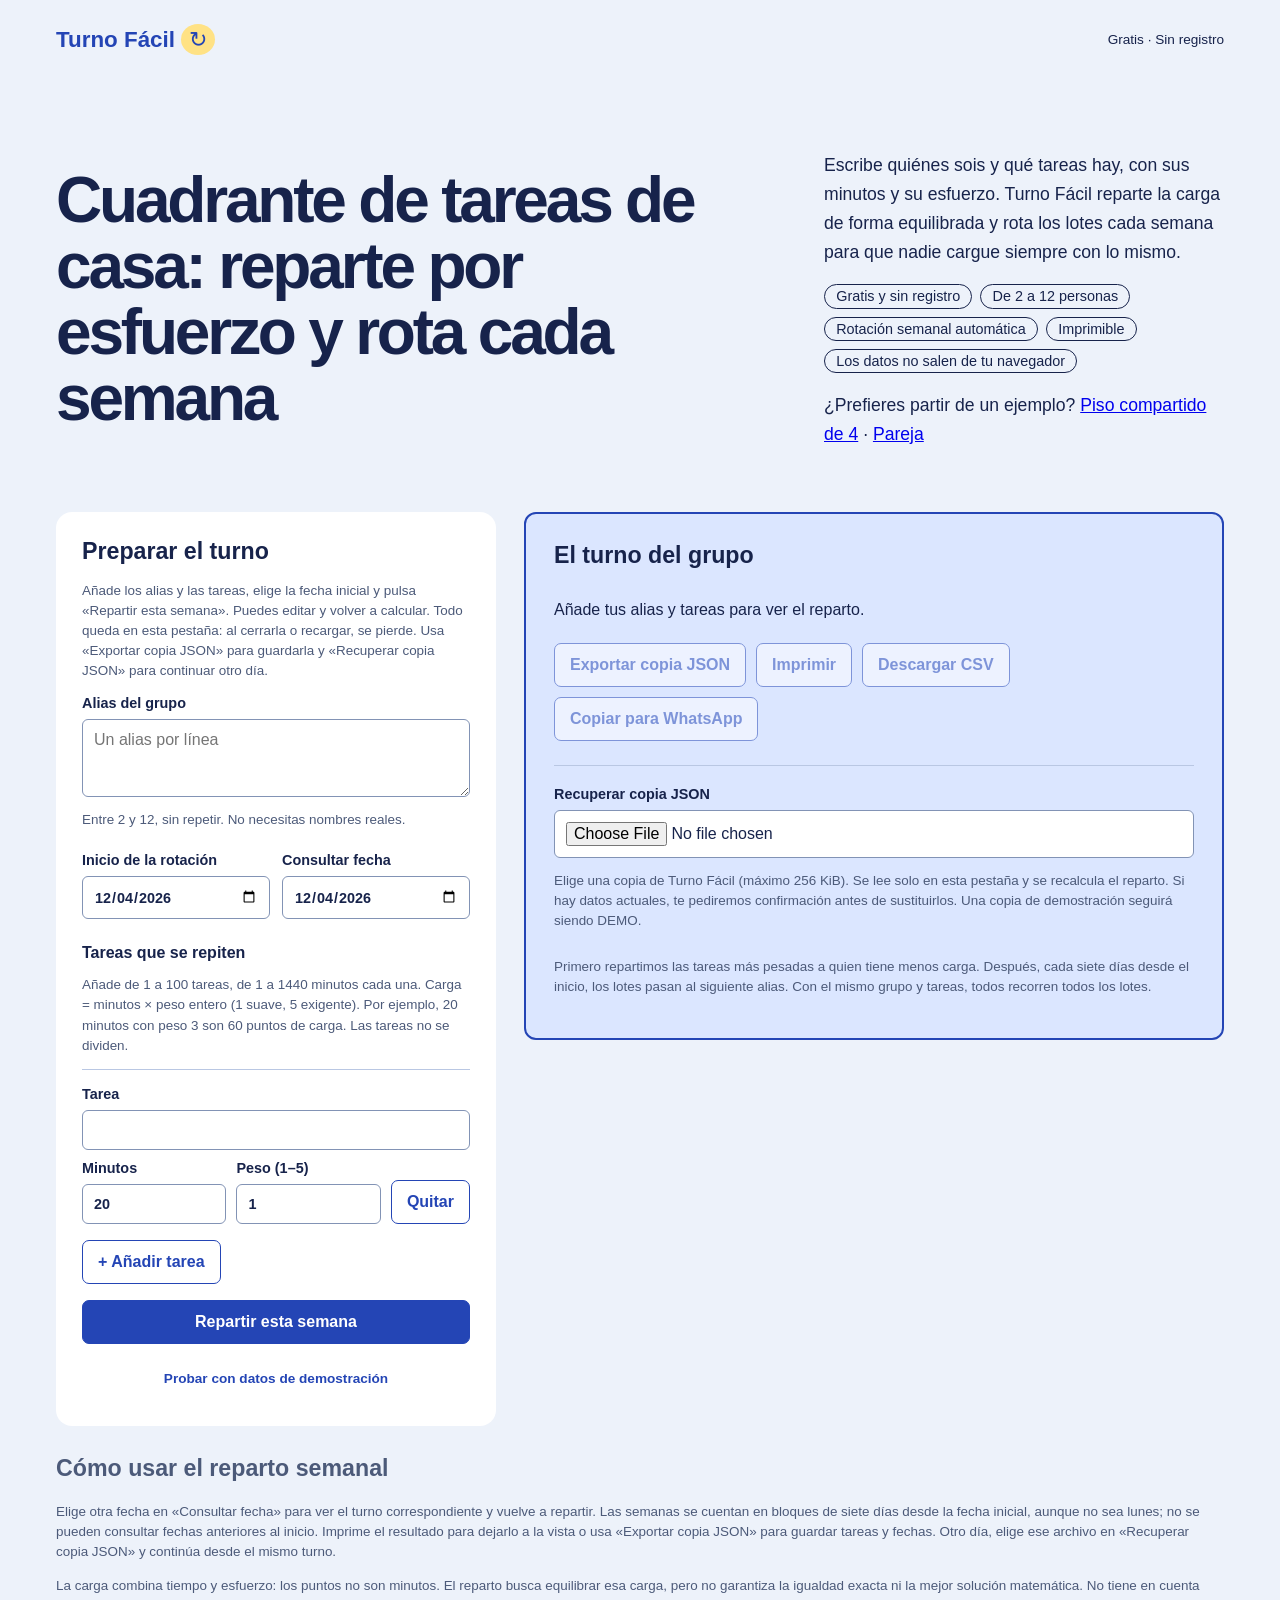
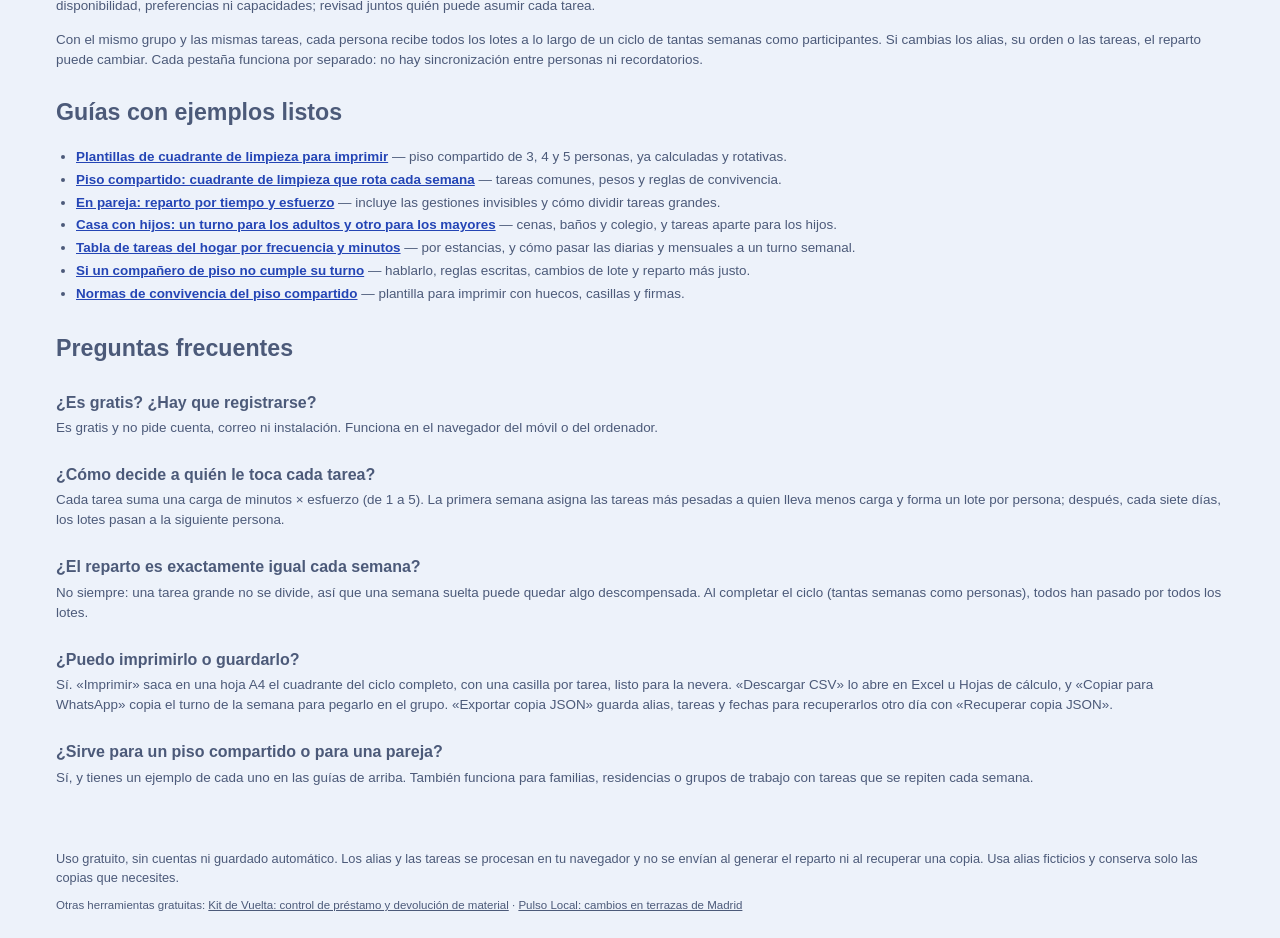
<file: index.html>
<!doctype html>
<html lang="es">
<head><meta charset="utf-8"><meta http-equiv="Content-Security-Policy" content="default-src &#x27;none&#x27;; script-src &#x27;self&#x27;; style-src &#x27;self&#x27;; img-src &#x27;self&#x27; data:; font-src &#x27;self&#x27;; connect-src &#x27;self&#x27;; manifest-src &#x27;self&#x27;; object-src &#x27;none&#x27;; base-uri &#x27;none&#x27;; form-action &#x27;none&#x27;; frame-src &#x27;none&#x27;; worker-src &#x27;none&#x27;"><meta name="referrer" content="no-referrer"><meta name="robots" content="index,follow"><link rel="canonical" href="https://paniset.github.io/turno-facil/"><meta name="google-site-verification" content="yU-MmDAEv0MF0oqv6WEPJR-Wn4J0yyzl8J-dgcel0is"><meta property="og:type" content="website"><meta property="og:locale" content="es_ES"><meta name="twitter:card" content="summary_large_image"><meta property="og:title" content="Cuadrante de tareas de casa rotativo, gratis e imprimible | Turno Fácil"><meta name="twitter:title" content="Cuadrante de tareas de casa rotativo, gratis e imprimible | Turno Fácil"><meta property="og:description" content="Crea gratis un cuadrante de tareas de casa para 2 a 12 personas: reparte por tiempo y esfuerzo, rota cada semana e imprímelo. Sin registro ni app; tus datos no salen del navegador."><meta name="twitter:description" content="Crea gratis un cuadrante de tareas de casa para 2 a 12 personas: reparte por tiempo y esfuerzo, rota cada semana e imprímelo. Sin registro ni app; tus datos no salen del navegador."><meta property="og:url" content="https://paniset.github.io/turno-facil/"><meta property="og:image" content="https://paniset.github.io/turno-facil/og.png"><meta property="og:image:width" content="1200"><meta property="og:image:height" content="630"><meta name="twitter:image" content="https://paniset.github.io/turno-facil/og.png"><title>Cuadrante de tareas de casa rotativo, gratis e imprimible | Turno Fácil</title><meta name="description" content="Crea gratis un cuadrante de tareas de casa para 2 a 12 personas: reparte por tiempo y esfuerzo, rota cada semana e imprímelo. Sin registro ni app; tus datos no salen del navegador."><meta name="viewport" content="width=device-width, initial-scale=1"><meta name="theme-color" content="#2445b5"><link rel="icon" href="data:,"><link rel="stylesheet" href="style.css">
<script type="application/ld+json">{"@context":"https://schema.org","@type":"WebApplication","name":"Turno Fácil","url":"https://paniset.github.io/turno-facil/","applicationCategory":"LifestyleApplication","operatingSystem":"Web","inLanguage":"es","isAccessibleForFree":true,"offers":{"@type":"Offer","price":"0","priceCurrency":"EUR"},"description":"Reparto semanal de tareas de casa entre 2 y 12 personas según duración y esfuerzo, con rotación de turnos, impresión y copia JSON. Sin cuenta."}</script></head>
<body>
<a class="skip-link" href="#planner">Ir al planificador</a>
<header><a href="./" class="brand">Turno Fácil <span aria-hidden="true">↻</span></a><span>Gratis · Sin registro</span></header>
<main>
<section class="intro"><h1>Cuadrante de tareas de casa: reparte por esfuerzo y rota cada semana</h1><div class="intro-texto"><p>Escribe quiénes sois y qué tareas hay, con sus minutos y su esfuerzo. Turno Fácil reparte la carga de forma equilibrada y rota los lotes cada semana para que nadie cargue siempre con lo mismo.</p><ul class="ventajas"><li>Gratis y sin registro</li><li>De 2 a 12 personas</li><li>Rotación semanal automática</li><li>Imprimible</li><li>Los datos no salen de tu navegador</li></ul><p class="atajos">¿Prefieres partir de un ejemplo? <a href="./?ejemplo=piso-compartido">Piso compartido de 4</a> · <a href="./?ejemplo=pareja">Pareja</a></p></div></section>
<div class="workspace">
<form id="planner" tabindex="-1" novalidate>
<h2>Preparar el turno</h2><p class="hint">Añade los alias y las tareas, elige la fecha inicial y pulsa «Repartir esta semana». Puedes editar y volver a calcular. Todo queda en esta pestaña: al cerrarla o recargar, se pierde. Usa «Exportar copia JSON» para guardarla y «Recuperar copia JSON» para continuar otro día.</p>
<label for="aliases">Alias del grupo</label><textarea id="aliases" rows="3" placeholder="Un alias por línea" aria-describedby="aliases-help"></textarea><p id="aliases-help" class="hint">Entre 2 y 12, sin repetir. No necesitas nombres reales.</p>
<div class="dates"><label>Inicio de la rotación<input id="start" type="date" required></label><label>Consultar fecha<input id="date" type="date" required></label></div>
<h3>Tareas que se repiten</h3><p class="hint">Añade de 1 a 100 tareas, de 1 a 1440 minutos cada una. Carga = minutos × peso entero (1 suave, 5 exigente). Por ejemplo, 20 minutos con peso 3 son 60 puntos de carga. Las tareas no se dividen.</p>
<div id="tasks"></div><button id="add" type="button" class="secondary">+ Añadir tarea</button>
<p id="error" role="alert"></p><button class="primary" type="submit">Repartir esta semana</button>
<button id="demo" type="button" class="text-button">Probar con datos de demostración</button>
</form>
<section class="board" aria-labelledby="board-title"><div class="board-head"><h2 id="board-title">El turno del grupo</h2><span id="demo-label" hidden>DEMO</span></div><p id="status" role="status">Añade tus alias y tareas para ver el reparto.</p><div id="results"></div><div class="actions"><button id="export" disabled>Exportar copia JSON</button><button id="print" disabled>Imprimir</button><button id="csv" disabled>Descargar CSV</button><button id="copy" disabled>Copiar para WhatsApp</button><button id="share" disabled hidden>Compartir</button></div><p id="share-status" role="status"></p><div id="share-box" class="share-box" hidden><label for="share-text">Texto del turno</label><textarea id="share-text" rows="6" readonly></textarea></div>
<div class="backup"><label for="import-file">Recuperar copia JSON</label><input id="import-file" type="file" accept=".json,application/json" aria-describedby="import-help"><p id="import-help" class="hint">Elige una copia de Turno Fácil (máximo 256 KiB). Se lee solo en esta pestaña y se recalcula el reparto. Si hay datos actuales, te pediremos confirmación antes de sustituirlos. Una copia de demostración seguirá siendo DEMO.</p><p id="import-status" role="status"></p><p id="import-error" role="alert"></p></div>
<p class="method">Primero repartimos las tareas más pesadas a quien tiene menos carga. Después, cada siete días desde el inicio, los lotes pasan al siguiente alias. Con el mismo grupo y tareas, todos recorren todos los lotes.</p></section>
</div><section id="ciclo" class="ciclo" aria-labelledby="ciclo-title" hidden><h2 id="ciclo-title">Cuadrante del ciclo</h2><p class="hint">Todas las semanas del ciclo con el mismo grupo y tareas. «Imprimir» saca esta tabla en A4 con casillas para marcar; «Descargar CSV» la abre en Excel.</p><p class="leyenda">☐ = hecho. Marca cada tarea al terminarla.</p><div id="ciclo-tabla" class="tabla-scroll"></div></section><section class="method" aria-labelledby="usage-title"><h2 id="usage-title">Cómo usar el reparto semanal</h2><p>Elige otra fecha en «Consultar fecha» para ver el turno correspondiente y vuelve a repartir. Las semanas se cuentan en bloques de siete días desde la fecha inicial, aunque no sea lunes; no se pueden consultar fechas anteriores al inicio. Imprime el resultado para dejarlo a la vista o usa «Exportar copia JSON» para guardar tareas y fechas. Otro día, elige ese archivo en «Recuperar copia JSON» y continúa desde el mismo turno.</p><p>La carga combina tiempo y esfuerzo: los puntos no son minutos. El reparto busca equilibrar esa carga, pero no garantiza la igualdad exacta ni la mejor solución matemática. No tiene en cuenta disponibilidad, preferencias ni capacidades; revisad juntos quién puede asumir cada tarea.</p><p>Con el mismo grupo y las mismas tareas, cada persona recibe todos los lotes a lo largo de un ciclo de tantas semanas como participantes. Si cambias los alias, su orden o las tareas, el reparto puede cambiar. Cada pestaña funciona por separado: no hay sincronización entre personas ni recordatorios.</p></section><section class="method guias" aria-labelledby="guias-title"><h2 id="guias-title">Guías con ejemplos listos</h2><ul><li><a href="cuadrante-limpieza-piso-compartido">Plantillas de cuadrante de limpieza para imprimir</a> — piso compartido de 3, 4 y 5 personas, ya calculadas y rotativas.</li><li><a href="reparto-tareas-piso-compartido">Piso compartido: cuadrante de limpieza que rota cada semana</a> — tareas comunes, pesos y reglas de convivencia.</li><li><a href="reparto-tareas-pareja">En pareja: reparto por tiempo y esfuerzo</a> — incluye las gestiones invisibles y cómo dividir tareas grandes.</li><li><a href="reparto-tareas-casa-con-hijos">Casa con hijos: un turno para los adultos y otro para los mayores</a> — cenas, baños y colegio, y tareas aparte para los hijos.</li><li><a href="tabla-tareas-hogar-frecuencia-minutos">Tabla de tareas del hogar por frecuencia y minutos</a> — por estancias, y cómo pasar las diarias y mensuales a un turno semanal.</li><li><a href="companero-piso-no-cumple-turno-limpieza">Si un compañero de piso no cumple su turno</a> — hablarlo, reglas escritas, cambios de lote y reparto más justo.</li><li><a href="normas-convivencia-piso-compartido">Normas de convivencia del piso compartido</a> — plantilla para imprimir con huecos, casillas y firmas.</li></ul></section><section class="method faq" aria-labelledby="faq-title"><h2 id="faq-title">Preguntas frecuentes</h2>
<h3>¿Es gratis? ¿Hay que registrarse?</h3><p>Es gratis y no pide cuenta, correo ni instalación. Funciona en el navegador del móvil o del ordenador.</p>
<h3>¿Cómo decide a quién le toca cada tarea?</h3><p>Cada tarea suma una carga de minutos × esfuerzo (de 1 a 5). La primera semana asigna las tareas más pesadas a quien lleva menos carga y forma un lote por persona; después, cada siete días, los lotes pasan a la siguiente persona.</p>
<h3>¿El reparto es exactamente igual cada semana?</h3><p>No siempre: una tarea grande no se divide, así que una semana suelta puede quedar algo descompensada. Al completar el ciclo (tantas semanas como personas), todos han pasado por todos los lotes.</p>
<h3>¿Puedo imprimirlo o guardarlo?</h3><p>Sí. «Imprimir» saca en una hoja A4 el cuadrante del ciclo completo, con una casilla por tarea, listo para la nevera. «Descargar CSV» lo abre en Excel u Hojas de cálculo, y «Copiar para WhatsApp» copia el turno de la semana para pegarlo en el grupo. «Exportar copia JSON» guarda alias, tareas y fechas para recuperarlos otro día con «Recuperar copia JSON».</p>
<h3>¿Sirve para un piso compartido o para una pareja?</h3><p>Sí, y tienes un ejemplo de cada uno en las guías de arriba. También funciona para familias, residencias o grupos de trabajo con tareas que se repiten cada semana.</p>
</section></main><footer>Uso gratuito, sin cuentas ni guardado automático. Los alias y las tareas se procesan en tu navegador y no se envían al generar el reparto ni al recuperar una copia. Usa alias ficticios y conserva solo las copias que necesites.<nav class="otras" aria-label="Otras herramientas gratuitas">Otras herramientas gratuitas: <a href="https://paniset.github.io/kit-de-vuelta/">Kit de Vuelta: control de préstamo y devolución de material</a> · <a href="https://paniset.github.io/pulso-local-madrid/">Pulso Local: cambios en terrazas de Madrid</a></nav></footer>
<script type="module" src="app.mjs"></script></body></html>
</file>
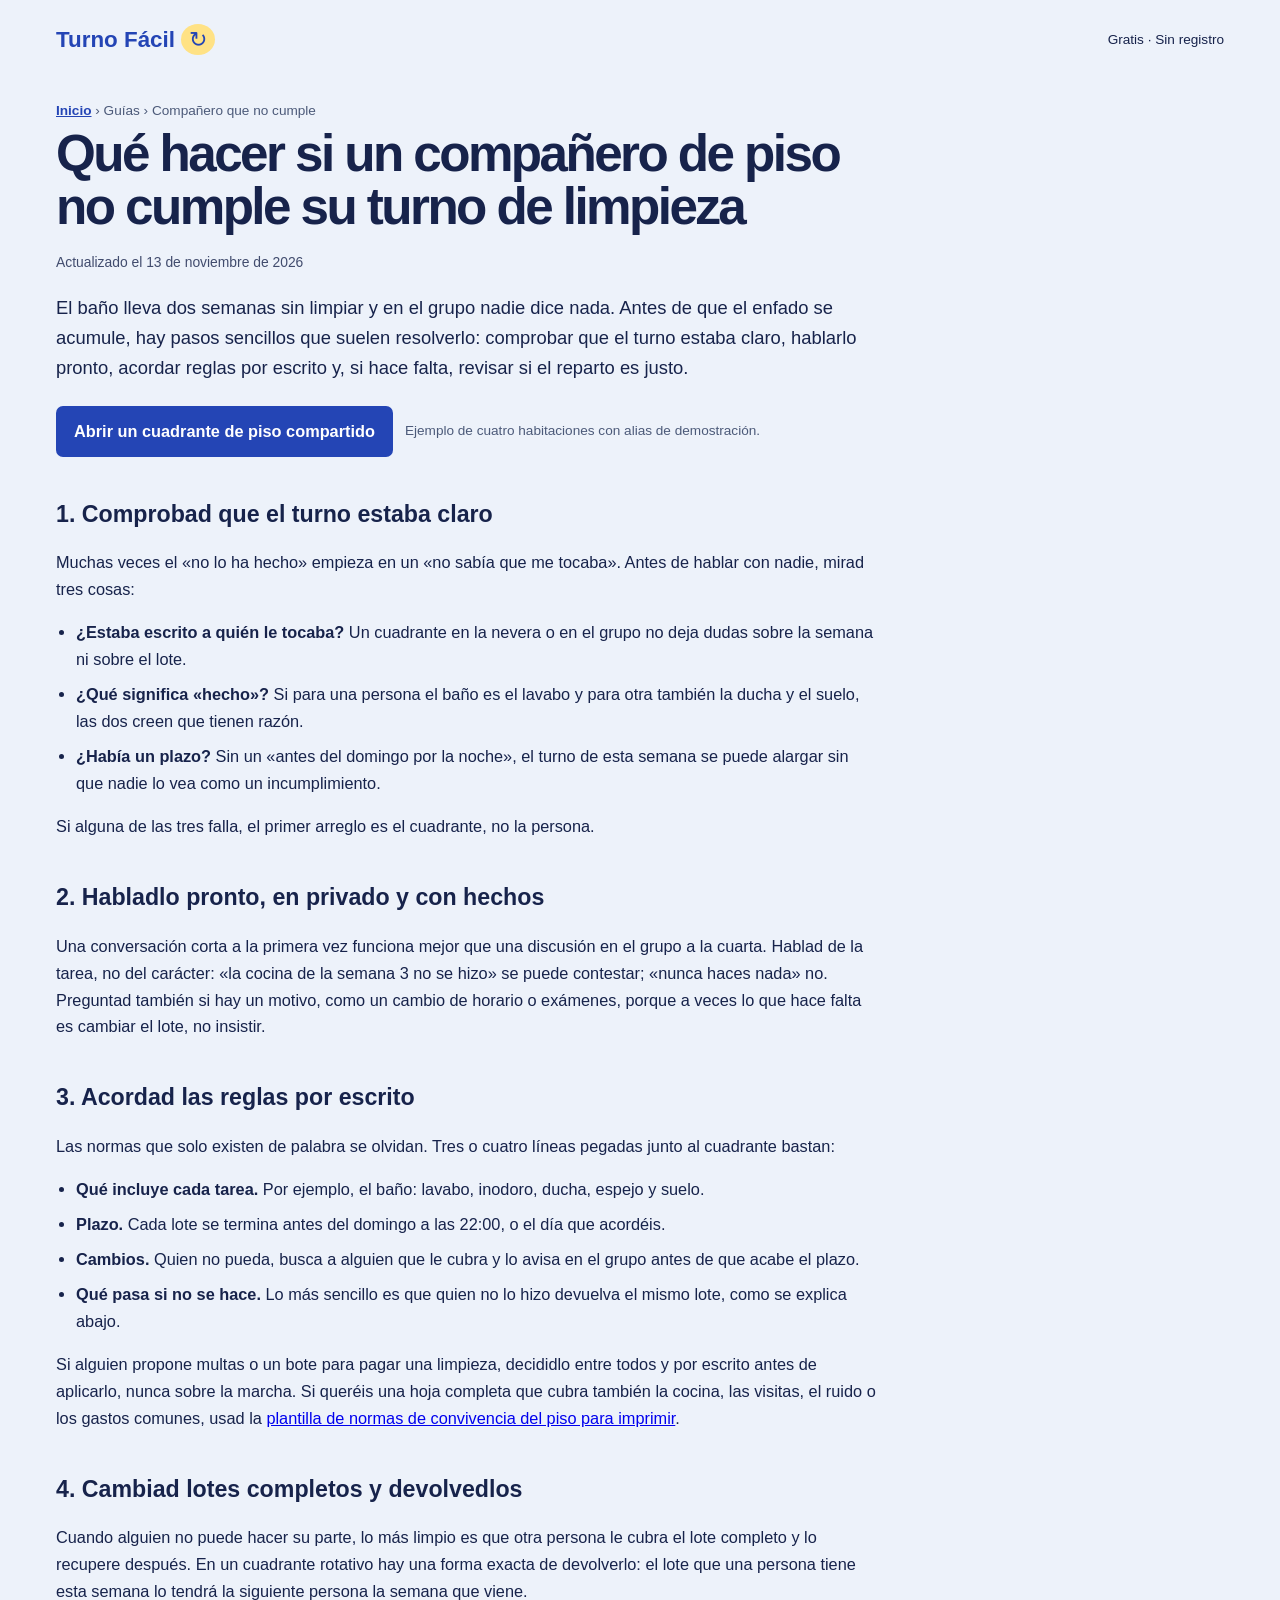
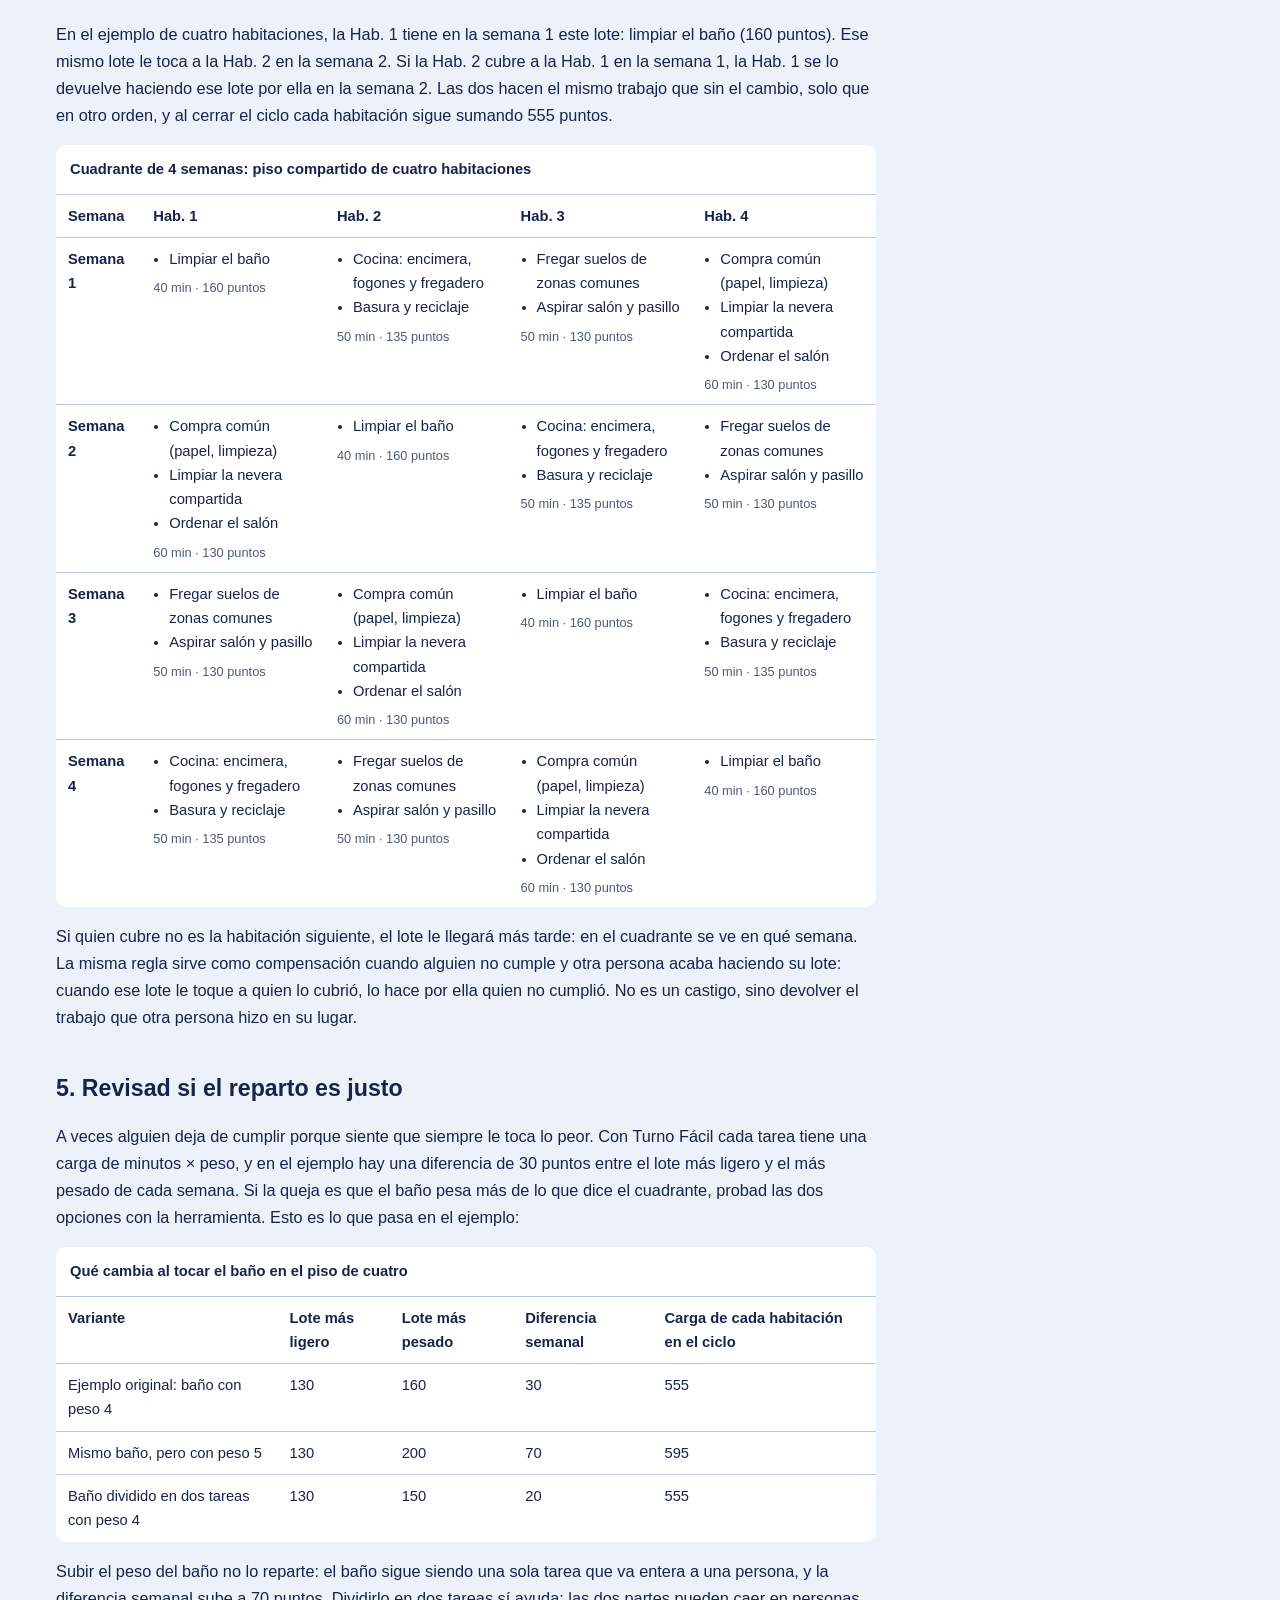
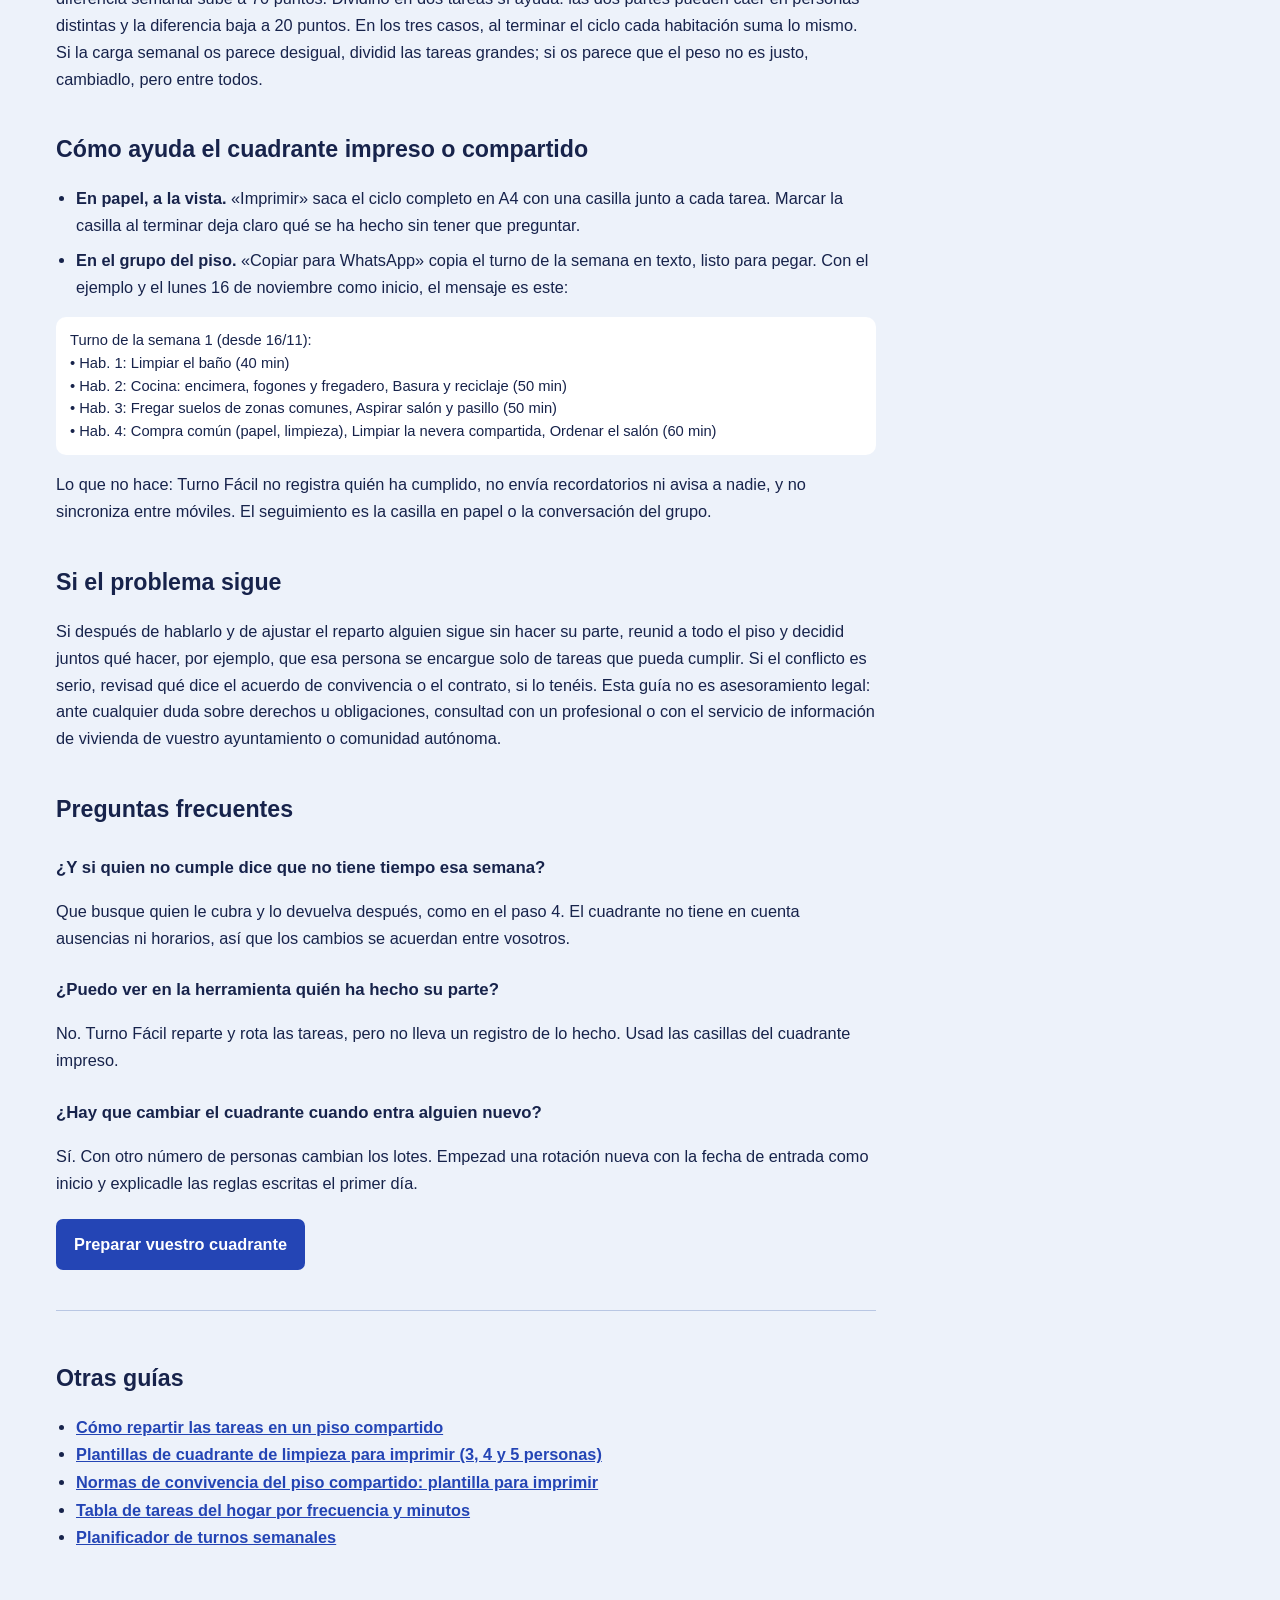
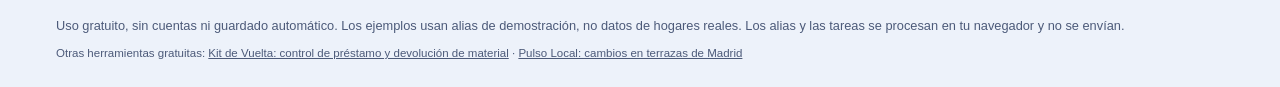
<file: companero-piso-no-cumple-turno-limpieza.html>
<!doctype html>
<html lang="es">
<head><meta charset="utf-8"><meta http-equiv="Content-Security-Policy" content="default-src &#x27;none&#x27;; script-src &#x27;self&#x27;; style-src &#x27;self&#x27;; img-src &#x27;self&#x27; data:; font-src &#x27;self&#x27;; connect-src &#x27;self&#x27;; manifest-src &#x27;self&#x27;; object-src &#x27;none&#x27;; base-uri &#x27;none&#x27;; form-action &#x27;none&#x27;; frame-src &#x27;none&#x27;; worker-src &#x27;none&#x27;"><meta name="referrer" content="no-referrer"><meta name="robots" content="index,follow"><link rel="canonical" href="https://paniset.github.io/turno-facil/companero-piso-no-cumple-turno-limpieza"><meta property="og:type" content="website"><meta property="og:locale" content="es_ES"><meta name="twitter:card" content="summary_large_image"><meta property="og:title" content="Compañero de piso que no cumple su turno de limpieza | Turno Fácil"><meta name="twitter:title" content="Compañero de piso que no cumple su turno de limpieza | Turno Fácil"><meta property="og:description" content="Qué hacer si un compañero de piso no cumple su turno de limpieza: hablarlo, reglas por escrito, cambios de lote, compensación y revisar el reparto por esfuerzo."><meta name="twitter:description" content="Qué hacer si un compañero de piso no cumple su turno de limpieza: hablarlo, reglas por escrito, cambios de lote, compensación y revisar el reparto por esfuerzo."><meta property="og:url" content="https://paniset.github.io/turno-facil/companero-piso-no-cumple-turno-limpieza"><meta property="og:image" content="https://paniset.github.io/turno-facil/og.png"><meta property="og:image:width" content="1200"><meta property="og:image:height" content="630"><meta name="twitter:image" content="https://paniset.github.io/turno-facil/og.png"><meta name="viewport" content="width=device-width, initial-scale=1"><meta name="theme-color" content="#2445b5"><title>Compañero de piso que no cumple su turno de limpieza | Turno Fácil</title><meta name="description" content="Qué hacer si un compañero de piso no cumple su turno de limpieza: hablarlo, reglas por escrito, cambios de lote, compensación y revisar el reparto por esfuerzo."><link rel="icon" href="data:,"><link rel="stylesheet" href="style.css">
<script type="application/ld+json">{"@context":"https://schema.org","@type":"Article","headline":"Qué hacer si un compañero de piso no cumple su turno de limpieza","inLanguage":"es","datePublished":"2026-11-13","dateModified":"2026-11-13","author":{"@type":"Organization","name":"Turno Fácil","url":"https://paniset.github.io/turno-facil/"},"publisher":{"@type":"Organization","name":"Turno Fácil","url":"https://paniset.github.io/turno-facil/"},"mainEntityOfPage":"https://paniset.github.io/turno-facil/companero-piso-no-cumple-turno-limpieza"}</script><script type="application/ld+json">{"@context":"https://schema.org","@type":"BreadcrumbList","itemListElement":[{"@type":"ListItem","position":1,"name":"Turno Fácil","item":"https://paniset.github.io/turno-facil/"},{"@type":"ListItem","position":2,"name":"Compañero que no cumple","item":"https://paniset.github.io/turno-facil/companero-piso-no-cumple-turno-limpieza"}]}</script></head>
<body class="guia">
<a class="skip-link" href="#contenido">Ir al contenido</a>
<header><a href="./" class="brand">Turno Fácil <span aria-hidden="true">↻</span></a><span>Gratis · Sin registro</span></header>
<main id="contenido">
<nav class="migas" aria-label="Ruta"><a href="./">Inicio</a> › Guías › Compañero que no cumple</nav>
<article>
<h1>Qué hacer si un compañero de piso no cumple su turno de limpieza</h1><p class="fecha">Actualizado el <time datetime="2026-11-13">13 de noviembre de 2026</time></p>
<p class="entradilla">El baño lleva dos semanas sin limpiar y en el grupo nadie dice nada. Antes de que el enfado se acumule, hay pasos sencillos que suelen resolverlo: comprobar que el turno estaba claro, hablarlo pronto, acordar reglas por escrito y, si hace falta, revisar si el reparto es justo.</p>
<p class="cta"><a class="boton" href="./?ejemplo=piso-compartido">Abrir un cuadrante de piso compartido</a> <span>Ejemplo de cuatro habitaciones con alias de demostración.</span></p>

<h2>1. Comprobad que el turno estaba claro</h2>
<p>Muchas veces el «no lo ha hecho» empieza en un «no sabía que me tocaba». Antes de hablar con nadie, mirad tres cosas:</p>
<ul class="lista">
<li><strong>¿Estaba escrito a quién le tocaba?</strong> Un cuadrante en la nevera o en el grupo no deja dudas sobre la semana ni sobre el lote.</li>
<li><strong>¿Qué significa «hecho»?</strong> Si para una persona el baño es el lavabo y para otra también la ducha y el suelo, las dos creen que tienen razón.</li>
<li><strong>¿Había un plazo?</strong> Sin un «antes del domingo por la noche», el turno de esta semana se puede alargar sin que nadie lo vea como un incumplimiento.</li>
</ul>
<p>Si alguna de las tres falla, el primer arreglo es el cuadrante, no la persona.</p>

<h2>2. Habladlo pronto, en privado y con hechos</h2>
<p>Una conversación corta a la primera vez funciona mejor que una discusión en el grupo a la cuarta. Hablad de la tarea, no del carácter: «la cocina de la semana 3 no se hizo» se puede contestar; «nunca haces nada» no. Preguntad también si hay un motivo, como un cambio de horario o exámenes, porque a veces lo que hace falta es cambiar el lote, no insistir.</p>

<h2>3. Acordad las reglas por escrito</h2>
<p>Las normas que solo existen de palabra se olvidan. Tres o cuatro líneas pegadas junto al cuadrante bastan:</p>
<ul class="lista">
<li><strong>Qué incluye cada tarea.</strong> Por ejemplo, el baño: lavabo, inodoro, ducha, espejo y suelo.</li>
<li><strong>Plazo.</strong> Cada lote se termina antes del domingo a las 22:00, o el día que acordéis.</li>
<li><strong>Cambios.</strong> Quien no pueda, busca a alguien que le cubra y lo avisa en el grupo antes de que acabe el plazo.</li>
<li><strong>Qué pasa si no se hace.</strong> Lo más sencillo es que quien no lo hizo devuelva el mismo lote, como se explica abajo.</li>
</ul>
<p>Si alguien propone multas o un bote para pagar una limpieza, decididlo entre todos y por escrito antes de aplicarlo, nunca sobre la marcha. Si queréis una hoja completa que cubra también la cocina, las visitas, el ruido o los gastos comunes, usad la <a href="normas-convivencia-piso-compartido">plantilla de normas de convivencia del piso para imprimir</a>.</p>

<h2>4. Cambiad lotes completos y devolvedlos</h2>
<p>Cuando alguien no puede hacer su parte, lo más limpio es que otra persona le cubra el lote completo y lo recupere después. En un cuadrante rotativo hay una forma exacta de devolverlo: el lote que una persona tiene esta semana lo tendrá la siguiente persona la semana que viene.</p>
<p>En el ejemplo de cuatro habitaciones, la Hab. 1 tiene en la semana 1 este lote: limpiar el baño (160 puntos). Ese mismo lote le toca a la Hab. 2 en la semana 2. Si la Hab. 2 cubre a la Hab. 1 en la semana 1, la Hab. 1 se lo devuelve haciendo ese lote por ella en la semana 2. Las dos hacen el mismo trabajo que sin el cambio, solo que en otro orden, y al cerrar el ciclo cada habitación sigue sumando 555 puntos.</p>
<div class="tabla-scroll" tabindex="0" role="region" aria-label="Cuadrante de 4 semanas: piso compartido de cuatro habitaciones"><table class="cuadrante" data-ejemplo="piso-compartido"><caption>Cuadrante de 4 semanas: piso compartido de cuatro habitaciones</caption><thead><tr><th scope="col">Semana</th><th scope="col">Hab. 1</th><th scope="col">Hab. 2</th><th scope="col">Hab. 3</th><th scope="col">Hab. 4</th></tr></thead><tbody><tr><th scope="row">Semana 1</th><td><ul><li>Limpiar el baño</li></ul><span class="carga">40 min · 160 puntos</span></td><td><ul><li>Cocina: encimera, fogones y fregadero</li><li>Basura y reciclaje</li></ul><span class="carga">50 min · 135 puntos</span></td><td><ul><li>Fregar suelos de zonas comunes</li><li>Aspirar salón y pasillo</li></ul><span class="carga">50 min · 130 puntos</span></td><td><ul><li>Compra común (papel, limpieza)</li><li>Limpiar la nevera compartida</li><li>Ordenar el salón</li></ul><span class="carga">60 min · 130 puntos</span></td></tr><tr><th scope="row">Semana 2</th><td><ul><li>Compra común (papel, limpieza)</li><li>Limpiar la nevera compartida</li><li>Ordenar el salón</li></ul><span class="carga">60 min · 130 puntos</span></td><td><ul><li>Limpiar el baño</li></ul><span class="carga">40 min · 160 puntos</span></td><td><ul><li>Cocina: encimera, fogones y fregadero</li><li>Basura y reciclaje</li></ul><span class="carga">50 min · 135 puntos</span></td><td><ul><li>Fregar suelos de zonas comunes</li><li>Aspirar salón y pasillo</li></ul><span class="carga">50 min · 130 puntos</span></td></tr><tr><th scope="row">Semana 3</th><td><ul><li>Fregar suelos de zonas comunes</li><li>Aspirar salón y pasillo</li></ul><span class="carga">50 min · 130 puntos</span></td><td><ul><li>Compra común (papel, limpieza)</li><li>Limpiar la nevera compartida</li><li>Ordenar el salón</li></ul><span class="carga">60 min · 130 puntos</span></td><td><ul><li>Limpiar el baño</li></ul><span class="carga">40 min · 160 puntos</span></td><td><ul><li>Cocina: encimera, fogones y fregadero</li><li>Basura y reciclaje</li></ul><span class="carga">50 min · 135 puntos</span></td></tr><tr><th scope="row">Semana 4</th><td><ul><li>Cocina: encimera, fogones y fregadero</li><li>Basura y reciclaje</li></ul><span class="carga">50 min · 135 puntos</span></td><td><ul><li>Fregar suelos de zonas comunes</li><li>Aspirar salón y pasillo</li></ul><span class="carga">50 min · 130 puntos</span></td><td><ul><li>Compra común (papel, limpieza)</li><li>Limpiar la nevera compartida</li><li>Ordenar el salón</li></ul><span class="carga">60 min · 130 puntos</span></td><td><ul><li>Limpiar el baño</li></ul><span class="carga">40 min · 160 puntos</span></td></tr></tbody></table></div>
<p>Si quien cubre no es la habitación siguiente, el lote le llegará más tarde: en el cuadrante se ve en qué semana. La misma regla sirve como compensación cuando alguien no cumple y otra persona acaba haciendo su lote: cuando ese lote le toque a quien lo cubrió, lo hace por ella quien no cumplió. No es un castigo, sino devolver el trabajo que otra persona hizo en su lugar.</p>

<h2>5. Revisad si el reparto es justo</h2>
<p>A veces alguien deja de cumplir porque siente que siempre le toca lo peor. Con Turno Fácil cada tarea tiene una carga de minutos × peso, y en el ejemplo hay una diferencia de 30 puntos entre el lote más ligero y el más pesado de cada semana. Si la queja es que el baño pesa más de lo que dice el cuadrante, probad las dos opciones con la herramienta. Esto es lo que pasa en el ejemplo:</p>
<div class="tabla-scroll" tabindex="0" role="region" aria-label="Qué cambia al tocar el baño en el piso de cuatro"><table class="variantes" data-variantes="piso-compartido">
<caption>Qué cambia al tocar el baño en el piso de cuatro</caption>
<thead><tr><th scope="col">Variante</th><th scope="col">Lote más ligero</th><th scope="col">Lote más pesado</th><th scope="col">Diferencia semanal</th><th scope="col">Carga de cada habitación en el ciclo</th></tr></thead>
<tbody>
<tr><td>Ejemplo original: baño con peso 4</td><td>130</td><td>160</td><td>30</td><td>555</td></tr>
<tr><td>Mismo baño, pero con peso 5</td><td>130</td><td>200</td><td>70</td><td>595</td></tr>
<tr><td>Baño dividido en dos tareas con peso 4</td><td>130</td><td>150</td><td>20</td><td>555</td></tr>
</tbody></table></div>
<p>Subir el peso del baño no lo reparte: el baño sigue siendo una sola tarea que va entera a una persona, y la diferencia semanal sube a 70 puntos. Dividirlo en dos tareas sí ayuda: las dos partes pueden caer en personas distintas y la diferencia baja a 20 puntos. En los tres casos, al terminar el ciclo cada habitación suma lo mismo. Si la carga semanal os parece desigual, dividid las tareas grandes; si os parece que el peso no es justo, cambiadlo, pero entre todos.</p>

<h2>Cómo ayuda el cuadrante impreso o compartido</h2>
<ul class="lista">
<li><strong>En papel, a la vista.</strong> «Imprimir» saca el ciclo completo en A4 con una casilla junto a cada tarea. Marcar la casilla al terminar deja claro qué se ha hecho sin tener que preguntar.</li>
<li><strong>En el grupo del piso.</strong> «Copiar para WhatsApp» copia el turno de la semana en texto, listo para pegar. Con el ejemplo y el lunes 16 de noviembre como inicio, el mensaje es este:</li>
</ul>
<pre class="mensaje" data-mensaje="piso-compartido">Turno de la semana 1 (desde 16/11):
• Hab. 1: Limpiar el baño (40 min)
• Hab. 2: Cocina: encimera, fogones y fregadero, Basura y reciclaje (50 min)
• Hab. 3: Fregar suelos de zonas comunes, Aspirar salón y pasillo (50 min)
• Hab. 4: Compra común (papel, limpieza), Limpiar la nevera compartida, Ordenar el salón (60 min)</pre>
<p>Lo que no hace: Turno Fácil no registra quién ha cumplido, no envía recordatorios ni avisa a nadie, y no sincroniza entre móviles. El seguimiento es la casilla en papel o la conversación del grupo.</p>

<h2>Si el problema sigue</h2>
<p>Si después de hablarlo y de ajustar el reparto alguien sigue sin hacer su parte, reunid a todo el piso y decidid juntos qué hacer, por ejemplo, que esa persona se encargue solo de tareas que pueda cumplir. Si el conflicto es serio, revisad qué dice el acuerdo de convivencia o el contrato, si lo tenéis. Esta guía no es asesoramiento legal: ante cualquier duda sobre derechos u obligaciones, consultad con un profesional o con el servicio de información de vivienda de vuestro ayuntamiento o comunidad autónoma.</p>

<h2>Preguntas frecuentes</h2>
<h3>¿Y si quien no cumple dice que no tiene tiempo esa semana?</h3>
<p>Que busque quien le cubra y lo devuelva después, como en el paso 4. El cuadrante no tiene en cuenta ausencias ni horarios, así que los cambios se acuerdan entre vosotros.</p>
<h3>¿Puedo ver en la herramienta quién ha hecho su parte?</h3>
<p>No. Turno Fácil reparte y rota las tareas, pero no lleva un registro de lo hecho. Usad las casillas del cuadrante impreso.</p>
<h3>¿Hay que cambiar el cuadrante cuando entra alguien nuevo?</h3>
<p>Sí. Con otro número de personas cambian los lotes. Empezad una rotación nueva con la fecha de entrada como inicio y explicadle las reglas escritas el primer día.</p>

<p class="cta"><a class="boton" href="./?ejemplo=piso-compartido">Preparar vuestro cuadrante</a></p>
<aside class="relacionadas" aria-labelledby="mas-guias"><h2 id="mas-guias">Otras guías</h2><ul><li><a href="reparto-tareas-piso-compartido">Cómo repartir las tareas en un piso compartido</a></li><li><a href="cuadrante-limpieza-piso-compartido">Plantillas de cuadrante de limpieza para imprimir (3, 4 y 5 personas)</a></li><li><a href="normas-convivencia-piso-compartido">Normas de convivencia del piso compartido: plantilla para imprimir</a></li><li><a href="tabla-tareas-hogar-frecuencia-minutos">Tabla de tareas del hogar por frecuencia y minutos</a></li><li><a href="./">Planificador de turnos semanales</a></li></ul></aside>
</article>
</main>
<footer>Uso gratuito, sin cuentas ni guardado automático. Los ejemplos usan alias de demostración, no datos de hogares reales. Los alias y las tareas se procesan en tu navegador y no se envían.<nav class="otras" aria-label="Otras herramientas gratuitas">Otras herramientas gratuitas: <a href="https://paniset.github.io/kit-de-vuelta/">Kit de Vuelta: control de préstamo y devolución de material</a> · <a href="https://paniset.github.io/pulso-local-madrid/">Pulso Local: cambios en terrazas de Madrid</a></nav></footer>
</body></html>
</file>
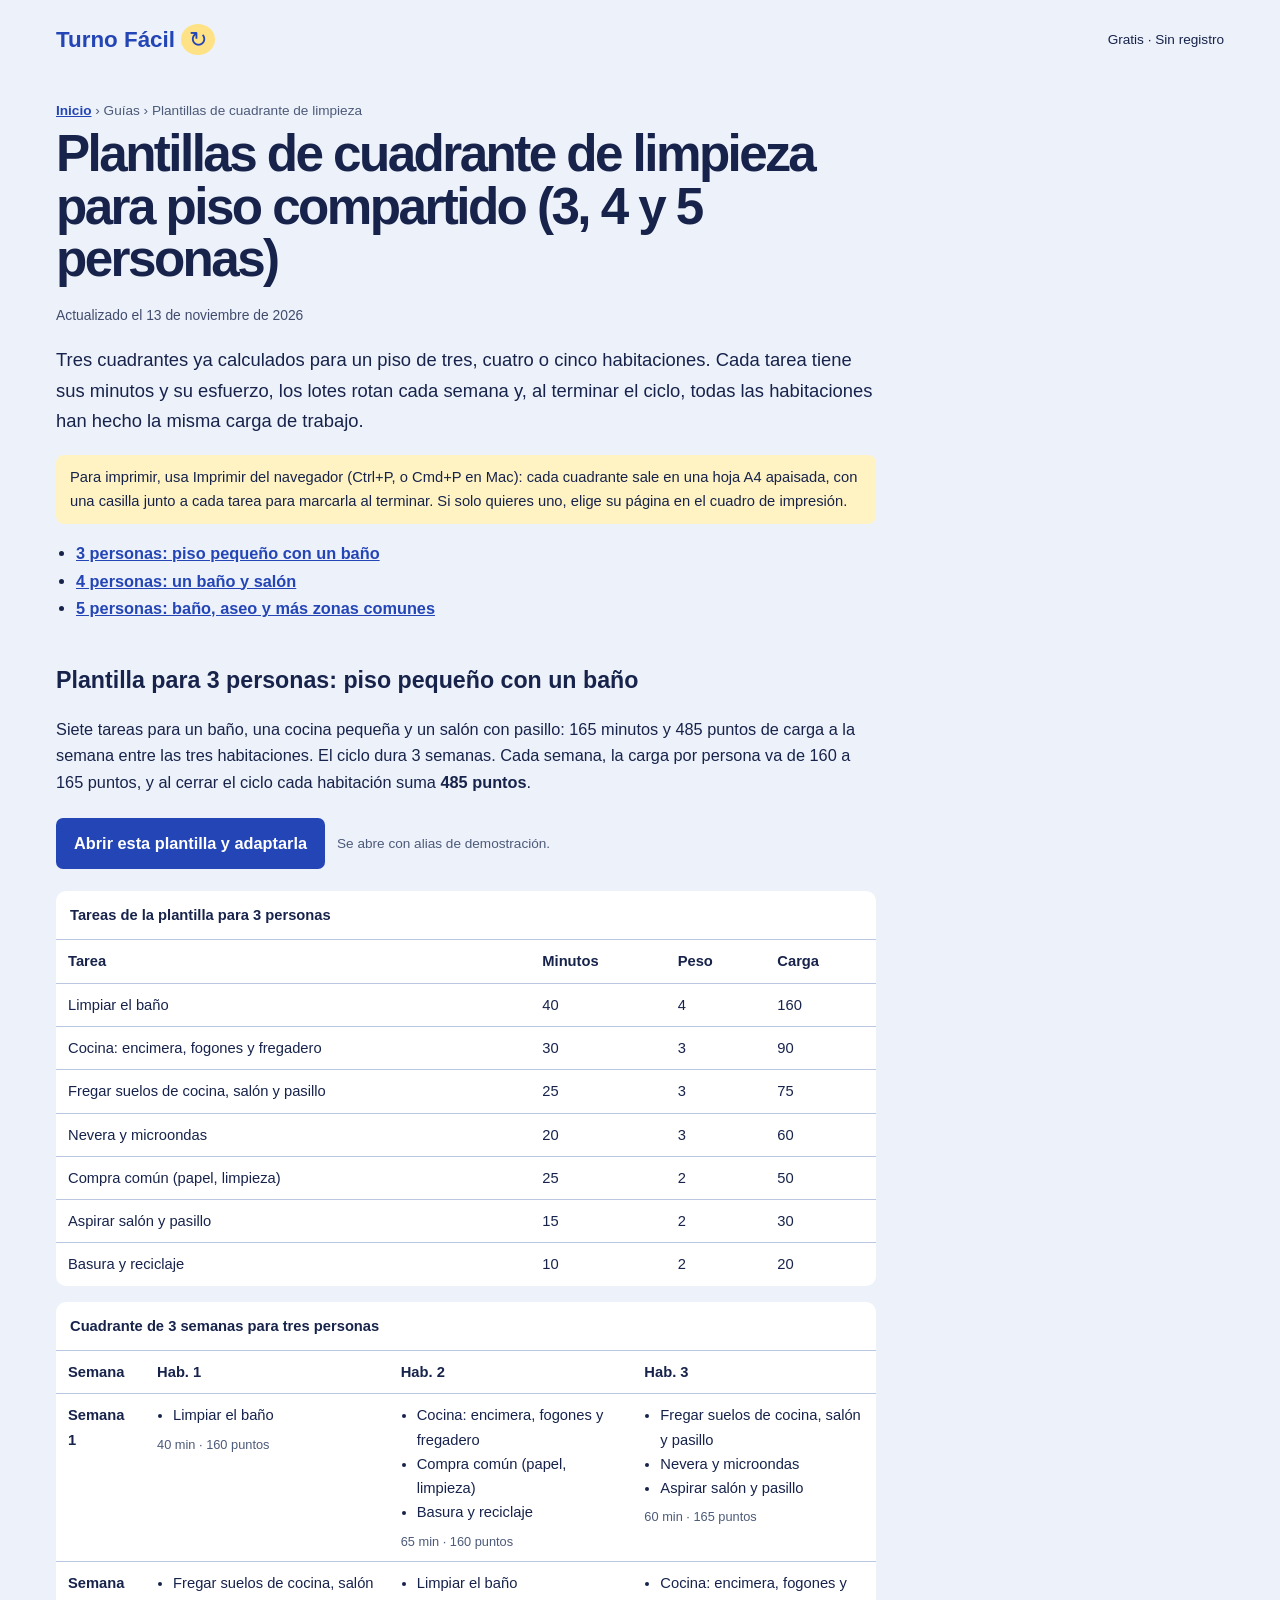
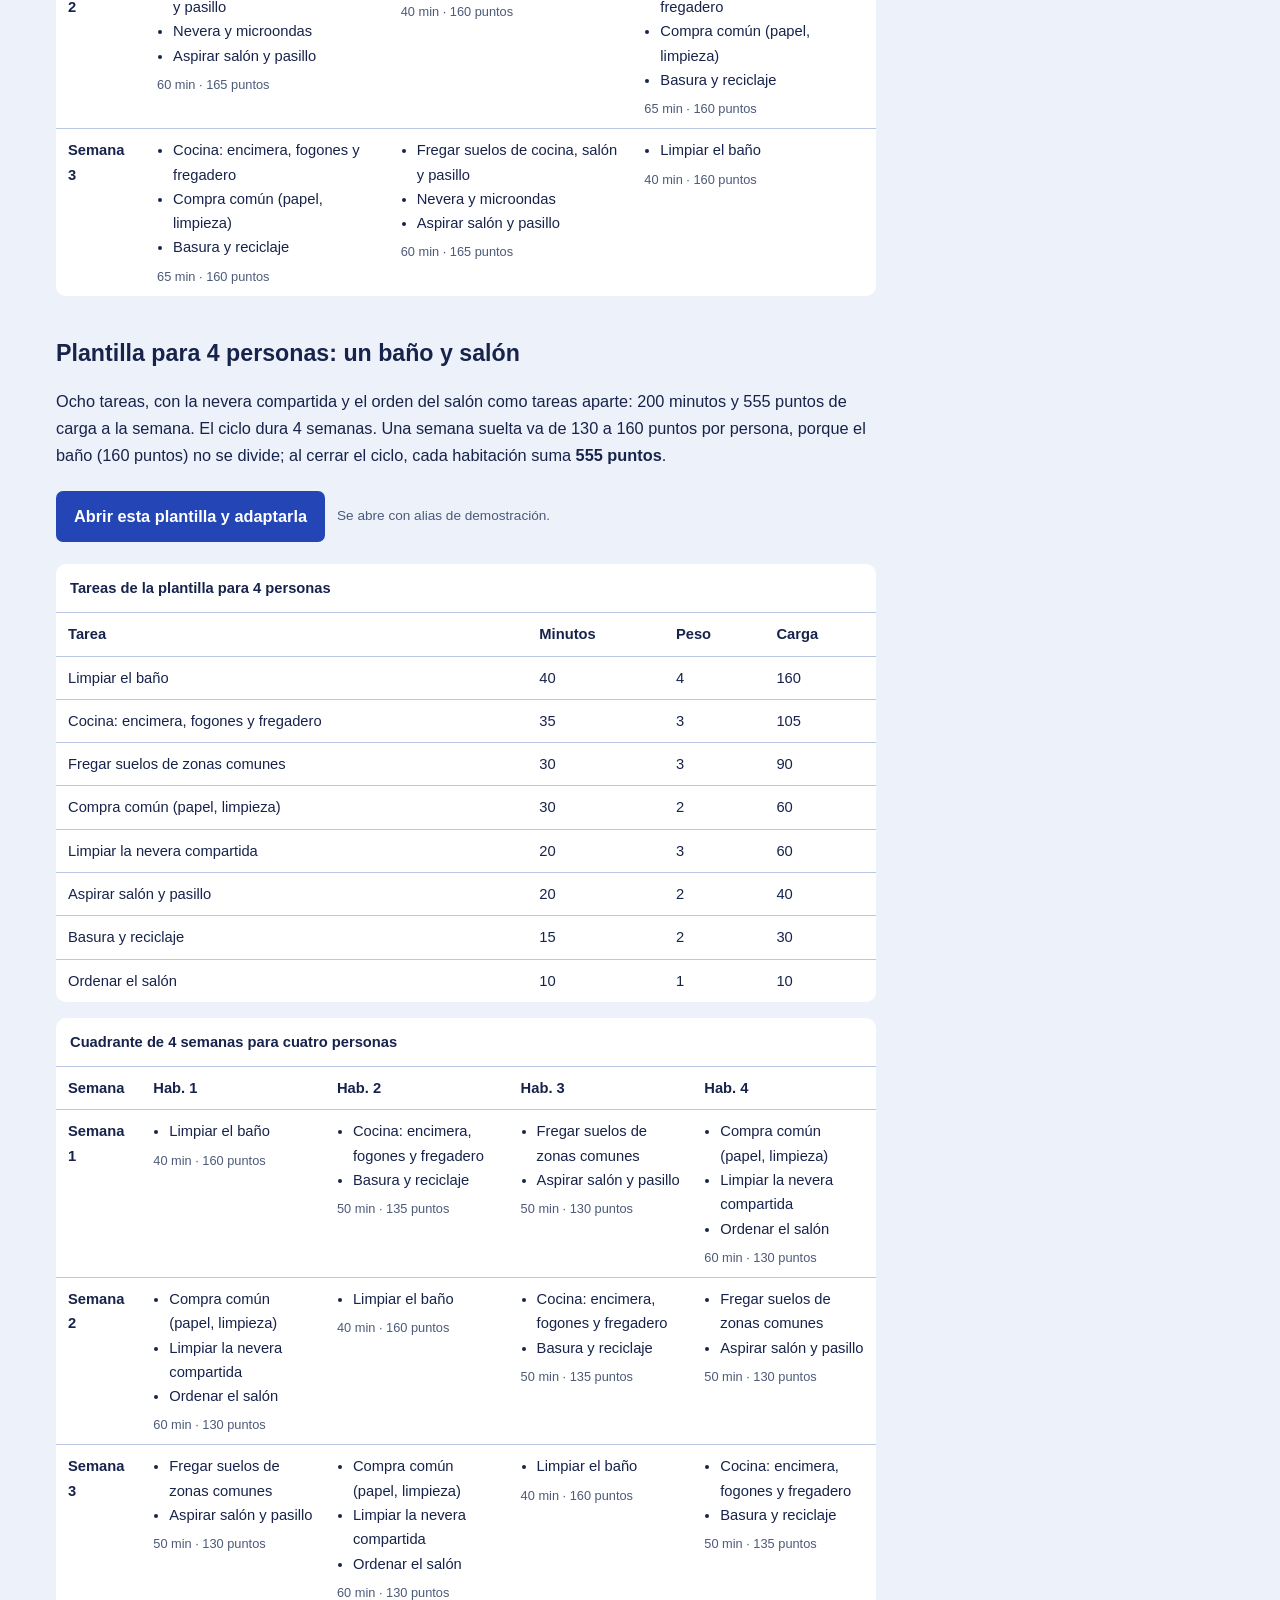
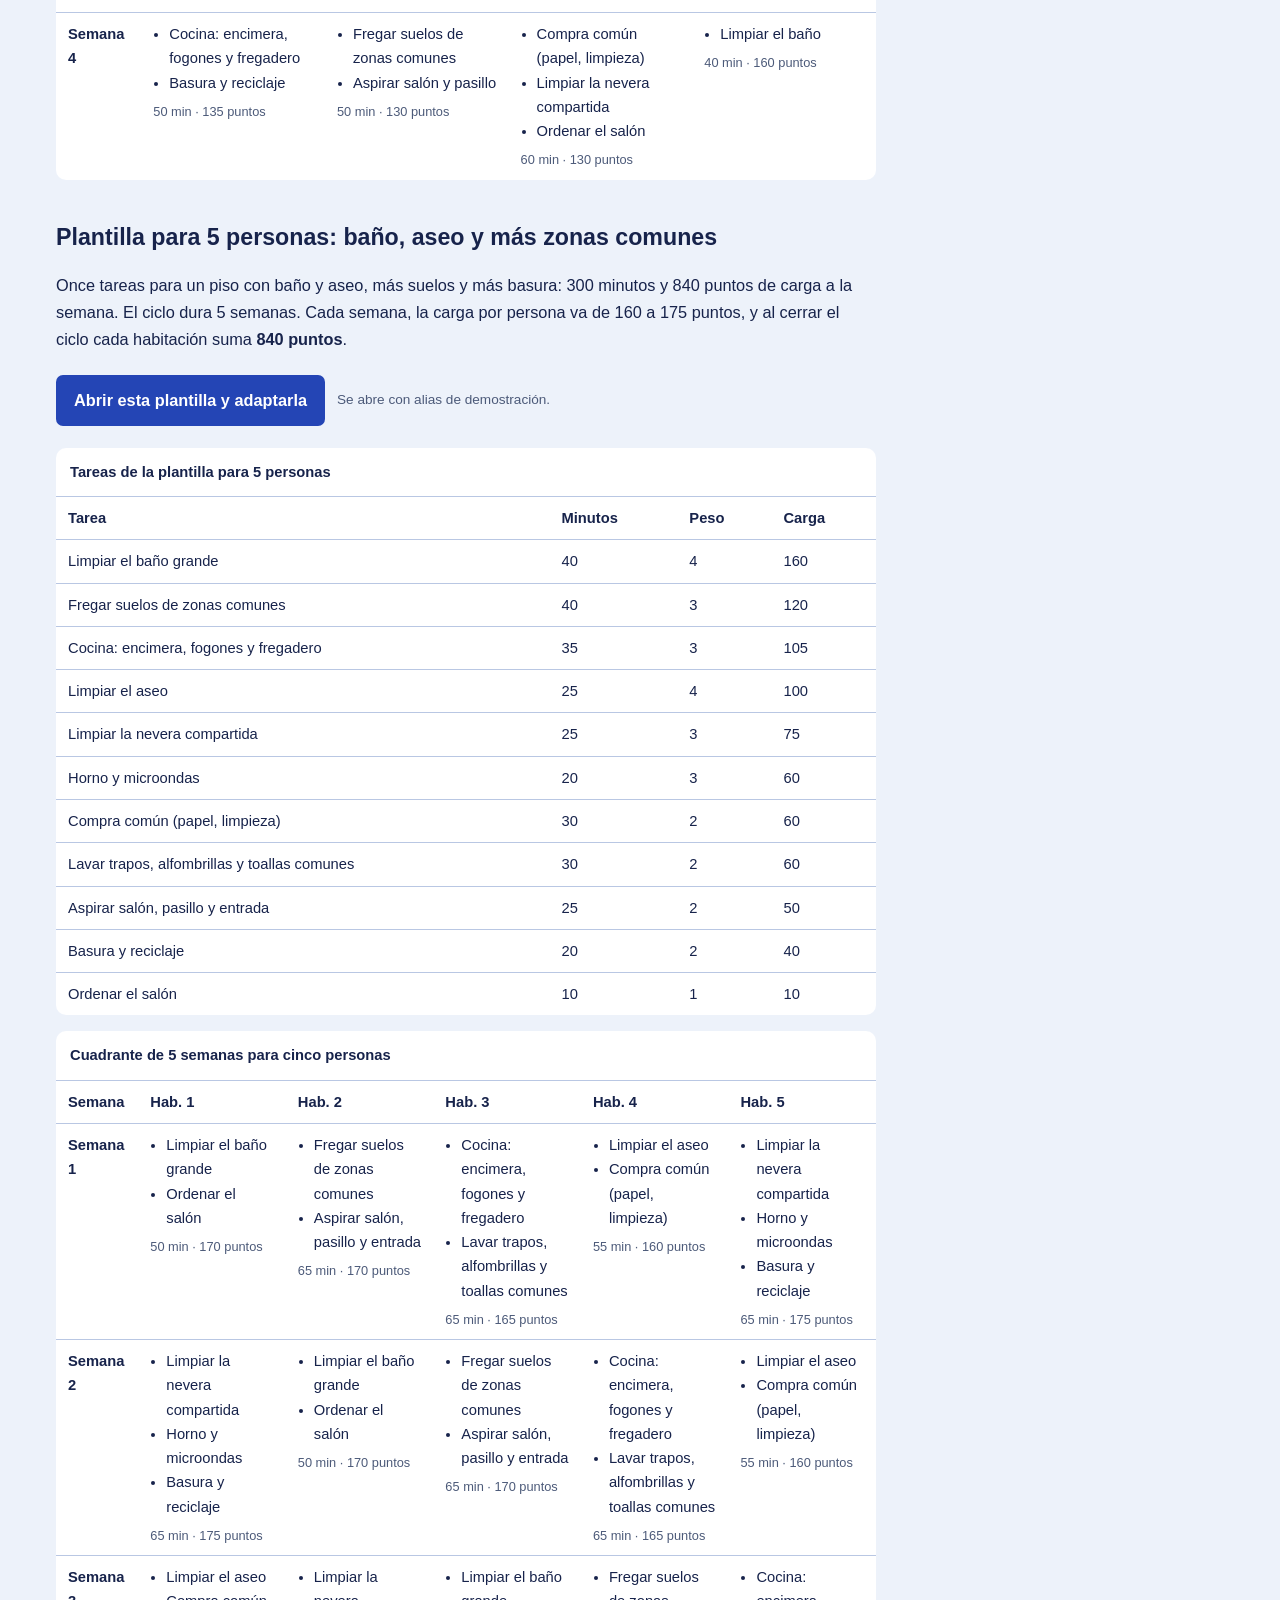
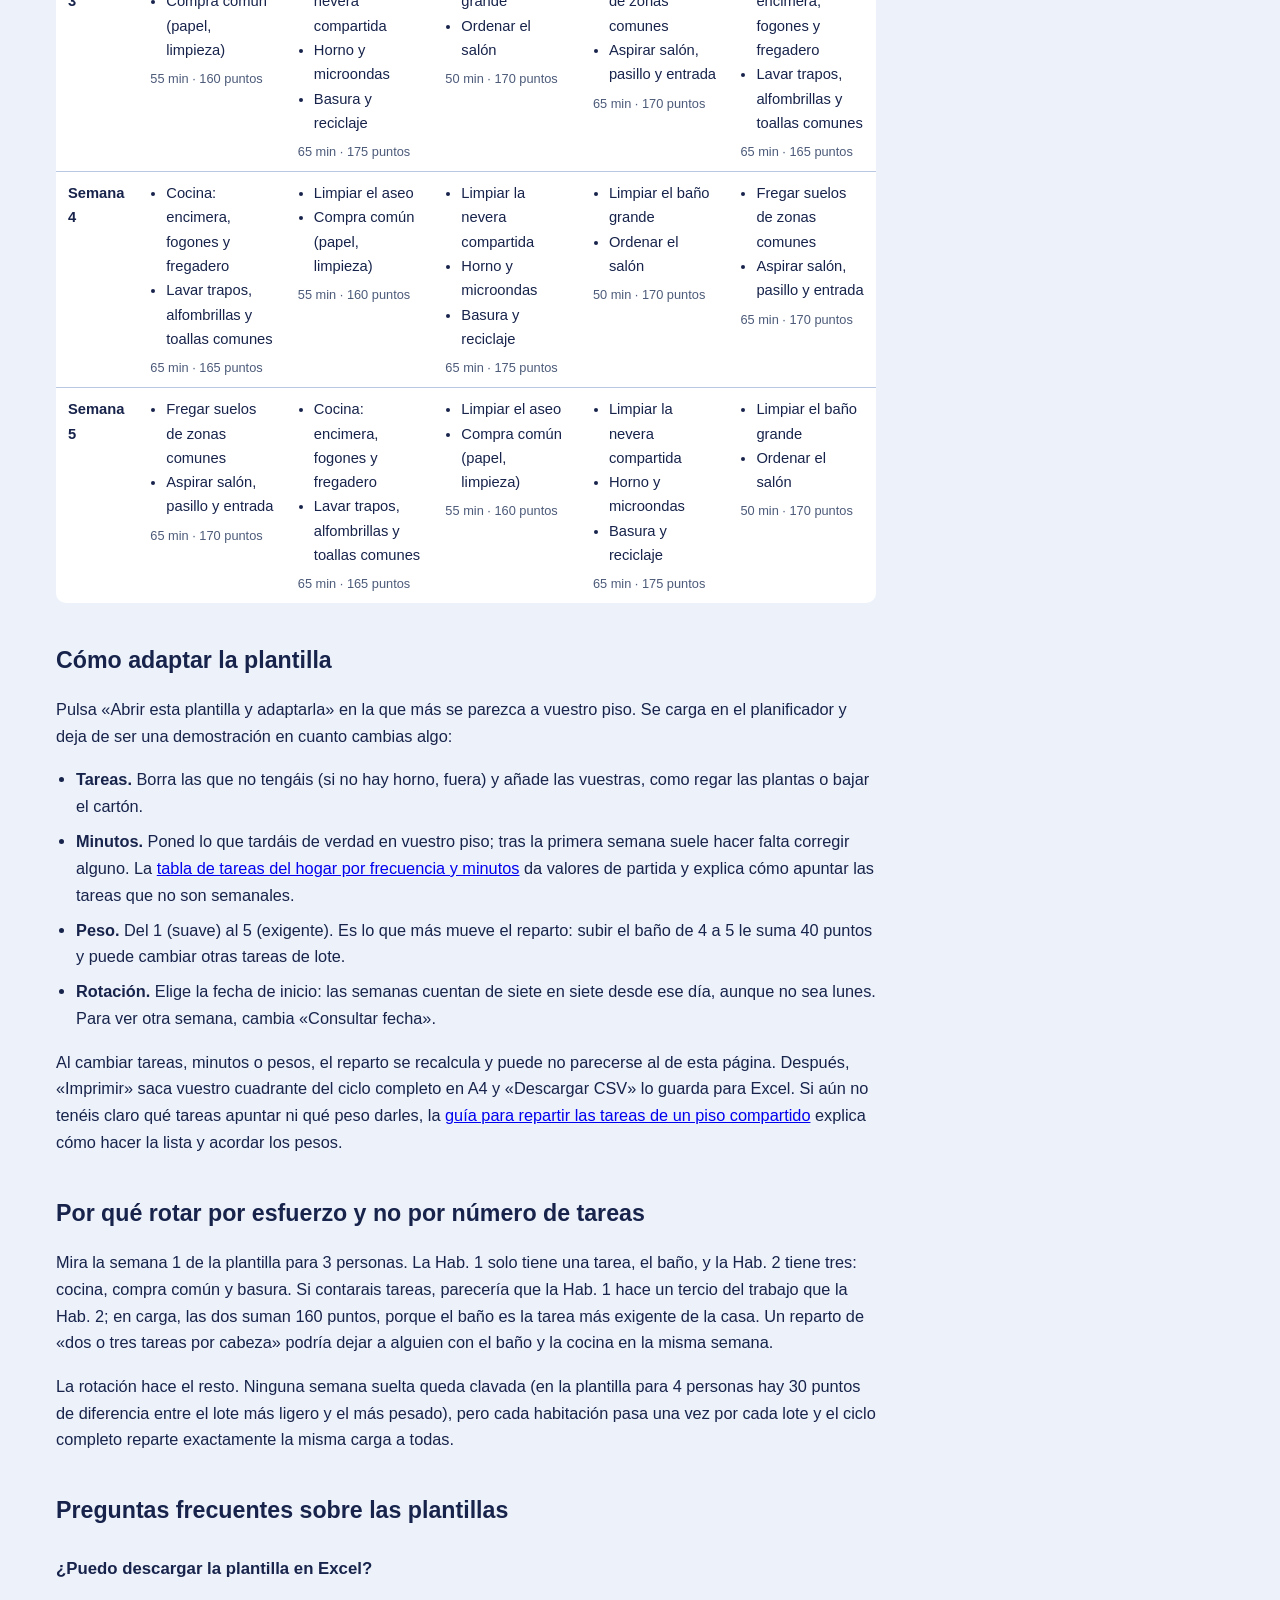
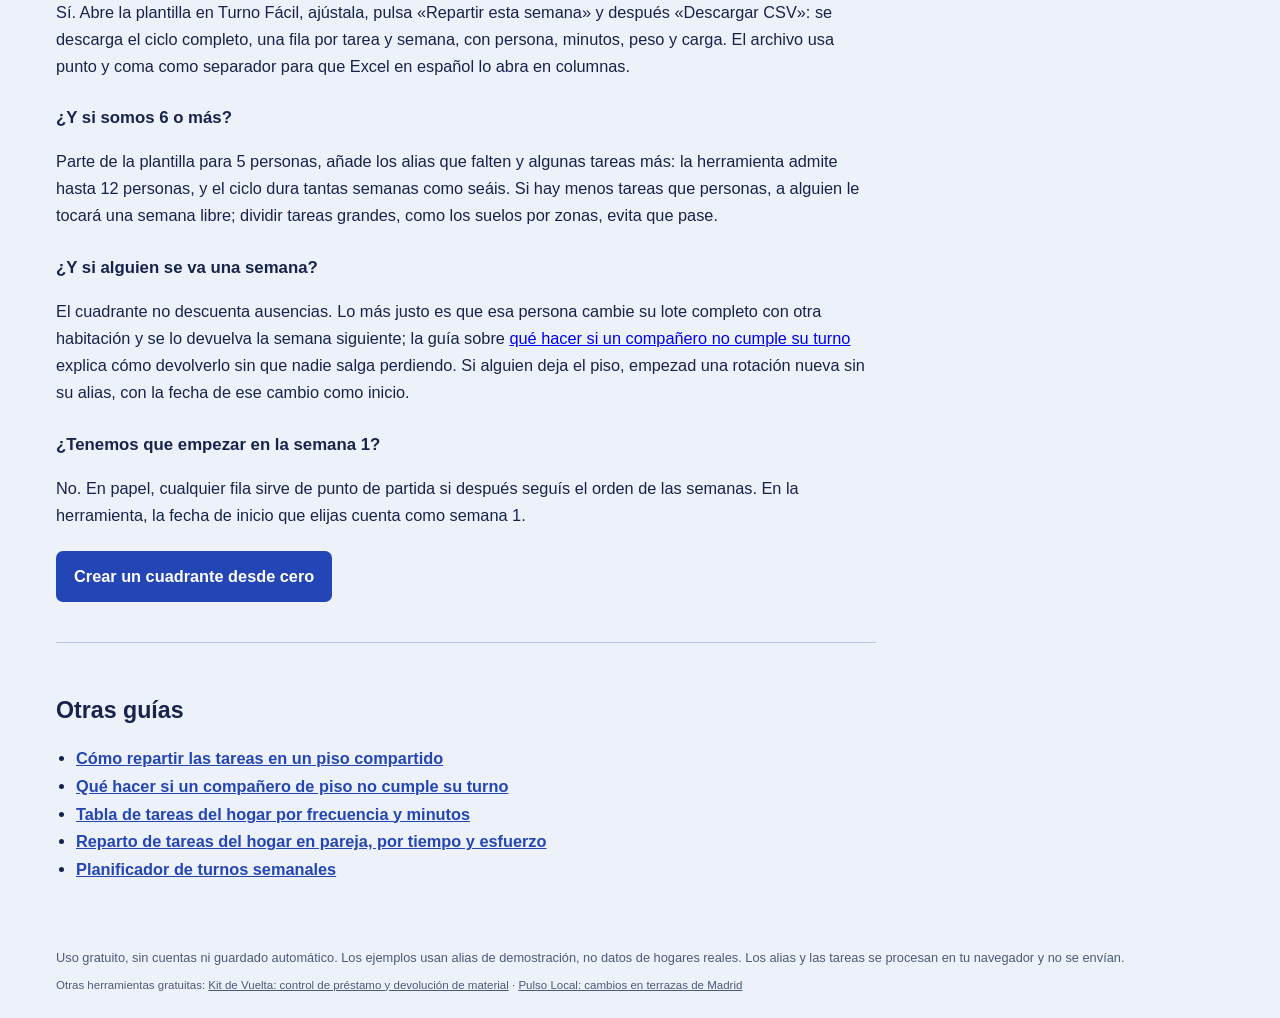
<file: cuadrante-limpieza-piso-compartido.html>
<!doctype html>
<html lang="es">
<head><meta charset="utf-8"><meta http-equiv="Content-Security-Policy" content="default-src &#x27;none&#x27;; script-src &#x27;self&#x27;; style-src &#x27;self&#x27;; img-src &#x27;self&#x27; data:; font-src &#x27;self&#x27;; connect-src &#x27;self&#x27;; manifest-src &#x27;self&#x27;; object-src &#x27;none&#x27;; base-uri &#x27;none&#x27;; form-action &#x27;none&#x27;; frame-src &#x27;none&#x27;; worker-src &#x27;none&#x27;"><meta name="referrer" content="no-referrer"><meta name="robots" content="index,follow"><link rel="canonical" href="https://paniset.github.io/turno-facil/cuadrante-limpieza-piso-compartido"><meta property="og:type" content="website"><meta property="og:locale" content="es_ES"><meta name="twitter:card" content="summary_large_image"><meta property="og:title" content="Cuadrante de limpieza para piso compartido: plantillas para imprimir (3, 4 y 5 personas) | Turno Fácil"><meta name="twitter:title" content="Cuadrante de limpieza para piso compartido: plantillas para imprimir (3, 4 y 5 personas) | Turno Fácil"><meta property="og:description" content="Tres cuadrantes de limpieza rotativos para piso compartido de 3, 4 y 5 personas, con tareas, minutos y carga ya calculados. Imprímelos en A4 o ábrelos para adaptarlos."><meta name="twitter:description" content="Tres cuadrantes de limpieza rotativos para piso compartido de 3, 4 y 5 personas, con tareas, minutos y carga ya calculados. Imprímelos en A4 o ábrelos para adaptarlos."><meta property="og:url" content="https://paniset.github.io/turno-facil/cuadrante-limpieza-piso-compartido"><meta property="og:image" content="https://paniset.github.io/turno-facil/og.png"><meta property="og:image:width" content="1200"><meta property="og:image:height" content="630"><meta name="twitter:image" content="https://paniset.github.io/turno-facil/og.png"><meta name="viewport" content="width=device-width, initial-scale=1"><meta name="theme-color" content="#2445b5"><title>Cuadrante de limpieza para piso compartido: plantillas para imprimir (3, 4 y 5 personas) | Turno Fácil</title><meta name="description" content="Tres cuadrantes de limpieza rotativos para piso compartido de 3, 4 y 5 personas, con tareas, minutos y carga ya calculados. Imprímelos en A4 o ábrelos para adaptarlos."><link rel="icon" href="data:,"><link rel="stylesheet" href="style.css">
<script type="application/ld+json">{"@context":"https://schema.org","@type":"Article","headline":"Plantillas de cuadrante de limpieza para piso compartido de 3, 4 y 5 personas","inLanguage":"es","datePublished":"2026-11-13","dateModified":"2026-11-13","author":{"@type":"Organization","name":"Turno Fácil","url":"https://paniset.github.io/turno-facil/"},"publisher":{"@type":"Organization","name":"Turno Fácil","url":"https://paniset.github.io/turno-facil/"},"mainEntityOfPage":"https://paniset.github.io/turno-facil/cuadrante-limpieza-piso-compartido"}</script><script type="application/ld+json">{"@context":"https://schema.org","@type":"BreadcrumbList","itemListElement":[{"@type":"ListItem","position":1,"name":"Turno Fácil","item":"https://paniset.github.io/turno-facil/"},{"@type":"ListItem","position":2,"name":"Plantillas de cuadrante de limpieza","item":"https://paniset.github.io/turno-facil/cuadrante-limpieza-piso-compartido"}]}</script></head>
<body class="guia plantillas">
<a class="skip-link" href="#contenido">Ir al contenido</a>
<header><a href="./" class="brand">Turno Fácil <span aria-hidden="true">↻</span></a><span>Gratis · Sin registro</span></header>
<main id="contenido">
<nav class="migas" aria-label="Ruta"><a href="./">Inicio</a> › Guías › Plantillas de cuadrante de limpieza</nav>
<article>
<h1>Plantillas de cuadrante de limpieza para piso compartido (3, 4 y 5 personas)</h1><p class="fecha">Actualizado el <time datetime="2026-11-13">13 de noviembre de 2026</time></p>
<p class="entradilla">Tres cuadrantes ya calculados para un piso de tres, cuatro o cinco habitaciones. Cada tarea tiene sus minutos y su esfuerzo, los lotes rotan cada semana y, al terminar el ciclo, todas las habitaciones han hecho la misma carga de trabajo.</p>
<p class="aviso-imprimir">Para imprimir, usa Imprimir del navegador (Ctrl+P, o Cmd+P en Mac): cada cuadrante sale en una hoja A4 apaisada, con una casilla junto a cada tarea para marcarla al terminar. Si solo quieres uno, elige su página en el cuadro de impresión.</p>
<nav class="indice" aria-label="Plantillas de esta página"><ul><li><a href="#plantilla-3">3 personas: piso pequeño con un baño</a></li><li><a href="#plantilla-4">4 personas: un baño y salón</a></li><li><a href="#plantilla-5">5 personas: baño, aseo y más zonas comunes</a></li></ul></nav>

<section class="plantilla" id="plantilla-3" aria-labelledby="titulo-3">
<h2 id="titulo-3">Plantilla para 3 personas: piso pequeño con un baño</h2>
<p class="resumen">Siete tareas para un baño, una cocina pequeña y un salón con pasillo: 165 minutos y 485 puntos de carga a la semana entre las tres habitaciones. El ciclo dura 3 semanas. Cada semana, la carga por persona va de 160 a 165 puntos, y al cerrar el ciclo cada habitación suma <strong>485 puntos</strong>.</p>
<p class="cta"><a class="boton" href="./?ejemplo=piso-3">Abrir esta plantilla y adaptarla</a> <span>Se abre con alias de demostración.</span></p>
<div class="tabla-scroll tareas" tabindex="0" role="region" aria-label="Tareas de la plantilla para 3 personas"><table data-tareas="piso-3">
<caption>Tareas de la plantilla para 3 personas</caption>
<thead><tr><th scope="col">Tarea</th><th scope="col">Minutos</th><th scope="col">Peso</th><th scope="col">Carga</th></tr></thead>
<tbody>
<tr><td>Limpiar el baño</td><td>40</td><td>4</td><td>160</td></tr>
<tr><td>Cocina: encimera, fogones y fregadero</td><td>30</td><td>3</td><td>90</td></tr>
<tr><td>Fregar suelos de cocina, salón y pasillo</td><td>25</td><td>3</td><td>75</td></tr>
<tr><td>Nevera y microondas</td><td>20</td><td>3</td><td>60</td></tr>
<tr><td>Compra común (papel, limpieza)</td><td>25</td><td>2</td><td>50</td></tr>
<tr><td>Aspirar salón y pasillo</td><td>15</td><td>2</td><td>30</td></tr>
<tr><td>Basura y reciclaje</td><td>10</td><td>2</td><td>20</td></tr>
</tbody></table></div>
<div class="tabla-scroll" tabindex="0" role="region" aria-label="Cuadrante de 3 semanas para tres personas"><table class="cuadrante" data-ejemplo="piso-3"><caption>Cuadrante de 3 semanas para tres personas</caption><thead><tr><th scope="col">Semana</th><th scope="col">Hab. 1</th><th scope="col">Hab. 2</th><th scope="col">Hab. 3</th></tr></thead><tbody><tr><th scope="row">Semana 1</th><td><ul><li>Limpiar el baño</li></ul><span class="carga">40 min · 160 puntos</span></td><td><ul><li>Cocina: encimera, fogones y fregadero</li><li>Compra común (papel, limpieza)</li><li>Basura y reciclaje</li></ul><span class="carga">65 min · 160 puntos</span></td><td><ul><li>Fregar suelos de cocina, salón y pasillo</li><li>Nevera y microondas</li><li>Aspirar salón y pasillo</li></ul><span class="carga">60 min · 165 puntos</span></td></tr><tr><th scope="row">Semana 2</th><td><ul><li>Fregar suelos de cocina, salón y pasillo</li><li>Nevera y microondas</li><li>Aspirar salón y pasillo</li></ul><span class="carga">60 min · 165 puntos</span></td><td><ul><li>Limpiar el baño</li></ul><span class="carga">40 min · 160 puntos</span></td><td><ul><li>Cocina: encimera, fogones y fregadero</li><li>Compra común (papel, limpieza)</li><li>Basura y reciclaje</li></ul><span class="carga">65 min · 160 puntos</span></td></tr><tr><th scope="row">Semana 3</th><td><ul><li>Cocina: encimera, fogones y fregadero</li><li>Compra común (papel, limpieza)</li><li>Basura y reciclaje</li></ul><span class="carga">65 min · 160 puntos</span></td><td><ul><li>Fregar suelos de cocina, salón y pasillo</li><li>Nevera y microondas</li><li>Aspirar salón y pasillo</li></ul><span class="carga">60 min · 165 puntos</span></td><td><ul><li>Limpiar el baño</li></ul><span class="carga">40 min · 160 puntos</span></td></tr></tbody></table></div>
</section>
<section class="plantilla" id="plantilla-4" aria-labelledby="titulo-4">
<h2 id="titulo-4">Plantilla para 4 personas: un baño y salón</h2>
<p class="resumen">Ocho tareas, con la nevera compartida y el orden del salón como tareas aparte: 200 minutos y 555 puntos de carga a la semana. El ciclo dura 4 semanas. Una semana suelta va de 130 a 160 puntos por persona, porque el baño (160 puntos) no se divide; al cerrar el ciclo, cada habitación suma <strong>555 puntos</strong>.</p>
<p class="cta"><a class="boton" href="./?ejemplo=piso-compartido">Abrir esta plantilla y adaptarla</a> <span>Se abre con alias de demostración.</span></p>
<div class="tabla-scroll tareas" tabindex="0" role="region" aria-label="Tareas de la plantilla para 4 personas"><table data-tareas="piso-compartido">
<caption>Tareas de la plantilla para 4 personas</caption>
<thead><tr><th scope="col">Tarea</th><th scope="col">Minutos</th><th scope="col">Peso</th><th scope="col">Carga</th></tr></thead>
<tbody>
<tr><td>Limpiar el baño</td><td>40</td><td>4</td><td>160</td></tr>
<tr><td>Cocina: encimera, fogones y fregadero</td><td>35</td><td>3</td><td>105</td></tr>
<tr><td>Fregar suelos de zonas comunes</td><td>30</td><td>3</td><td>90</td></tr>
<tr><td>Compra común (papel, limpieza)</td><td>30</td><td>2</td><td>60</td></tr>
<tr><td>Limpiar la nevera compartida</td><td>20</td><td>3</td><td>60</td></tr>
<tr><td>Aspirar salón y pasillo</td><td>20</td><td>2</td><td>40</td></tr>
<tr><td>Basura y reciclaje</td><td>15</td><td>2</td><td>30</td></tr>
<tr><td>Ordenar el salón</td><td>10</td><td>1</td><td>10</td></tr>
</tbody></table></div>
<div class="tabla-scroll" tabindex="0" role="region" aria-label="Cuadrante de 4 semanas para cuatro personas"><table class="cuadrante" data-ejemplo="piso-compartido"><caption>Cuadrante de 4 semanas para cuatro personas</caption><thead><tr><th scope="col">Semana</th><th scope="col">Hab. 1</th><th scope="col">Hab. 2</th><th scope="col">Hab. 3</th><th scope="col">Hab. 4</th></tr></thead><tbody><tr><th scope="row">Semana 1</th><td><ul><li>Limpiar el baño</li></ul><span class="carga">40 min · 160 puntos</span></td><td><ul><li>Cocina: encimera, fogones y fregadero</li><li>Basura y reciclaje</li></ul><span class="carga">50 min · 135 puntos</span></td><td><ul><li>Fregar suelos de zonas comunes</li><li>Aspirar salón y pasillo</li></ul><span class="carga">50 min · 130 puntos</span></td><td><ul><li>Compra común (papel, limpieza)</li><li>Limpiar la nevera compartida</li><li>Ordenar el salón</li></ul><span class="carga">60 min · 130 puntos</span></td></tr><tr><th scope="row">Semana 2</th><td><ul><li>Compra común (papel, limpieza)</li><li>Limpiar la nevera compartida</li><li>Ordenar el salón</li></ul><span class="carga">60 min · 130 puntos</span></td><td><ul><li>Limpiar el baño</li></ul><span class="carga">40 min · 160 puntos</span></td><td><ul><li>Cocina: encimera, fogones y fregadero</li><li>Basura y reciclaje</li></ul><span class="carga">50 min · 135 puntos</span></td><td><ul><li>Fregar suelos de zonas comunes</li><li>Aspirar salón y pasillo</li></ul><span class="carga">50 min · 130 puntos</span></td></tr><tr><th scope="row">Semana 3</th><td><ul><li>Fregar suelos de zonas comunes</li><li>Aspirar salón y pasillo</li></ul><span class="carga">50 min · 130 puntos</span></td><td><ul><li>Compra común (papel, limpieza)</li><li>Limpiar la nevera compartida</li><li>Ordenar el salón</li></ul><span class="carga">60 min · 130 puntos</span></td><td><ul><li>Limpiar el baño</li></ul><span class="carga">40 min · 160 puntos</span></td><td><ul><li>Cocina: encimera, fogones y fregadero</li><li>Basura y reciclaje</li></ul><span class="carga">50 min · 135 puntos</span></td></tr><tr><th scope="row">Semana 4</th><td><ul><li>Cocina: encimera, fogones y fregadero</li><li>Basura y reciclaje</li></ul><span class="carga">50 min · 135 puntos</span></td><td><ul><li>Fregar suelos de zonas comunes</li><li>Aspirar salón y pasillo</li></ul><span class="carga">50 min · 130 puntos</span></td><td><ul><li>Compra común (papel, limpieza)</li><li>Limpiar la nevera compartida</li><li>Ordenar el salón</li></ul><span class="carga">60 min · 130 puntos</span></td><td><ul><li>Limpiar el baño</li></ul><span class="carga">40 min · 160 puntos</span></td></tr></tbody></table></div>
</section>
<section class="plantilla" id="plantilla-5" aria-labelledby="titulo-5">
<h2 id="titulo-5">Plantilla para 5 personas: baño, aseo y más zonas comunes</h2>
<p class="resumen">Once tareas para un piso con baño y aseo, más suelos y más basura: 300 minutos y 840 puntos de carga a la semana. El ciclo dura 5 semanas. Cada semana, la carga por persona va de 160 a 175 puntos, y al cerrar el ciclo cada habitación suma <strong>840 puntos</strong>.</p>
<p class="cta"><a class="boton" href="./?ejemplo=piso-5">Abrir esta plantilla y adaptarla</a> <span>Se abre con alias de demostración.</span></p>
<div class="tabla-scroll tareas" tabindex="0" role="region" aria-label="Tareas de la plantilla para 5 personas"><table data-tareas="piso-5">
<caption>Tareas de la plantilla para 5 personas</caption>
<thead><tr><th scope="col">Tarea</th><th scope="col">Minutos</th><th scope="col">Peso</th><th scope="col">Carga</th></tr></thead>
<tbody>
<tr><td>Limpiar el baño grande</td><td>40</td><td>4</td><td>160</td></tr>
<tr><td>Fregar suelos de zonas comunes</td><td>40</td><td>3</td><td>120</td></tr>
<tr><td>Cocina: encimera, fogones y fregadero</td><td>35</td><td>3</td><td>105</td></tr>
<tr><td>Limpiar el aseo</td><td>25</td><td>4</td><td>100</td></tr>
<tr><td>Limpiar la nevera compartida</td><td>25</td><td>3</td><td>75</td></tr>
<tr><td>Horno y microondas</td><td>20</td><td>3</td><td>60</td></tr>
<tr><td>Compra común (papel, limpieza)</td><td>30</td><td>2</td><td>60</td></tr>
<tr><td>Lavar trapos, alfombrillas y toallas comunes</td><td>30</td><td>2</td><td>60</td></tr>
<tr><td>Aspirar salón, pasillo y entrada</td><td>25</td><td>2</td><td>50</td></tr>
<tr><td>Basura y reciclaje</td><td>20</td><td>2</td><td>40</td></tr>
<tr><td>Ordenar el salón</td><td>10</td><td>1</td><td>10</td></tr>
</tbody></table></div>
<div class="tabla-scroll" tabindex="0" role="region" aria-label="Cuadrante de 5 semanas para cinco personas"><table class="cuadrante" data-ejemplo="piso-5"><caption>Cuadrante de 5 semanas para cinco personas</caption><thead><tr><th scope="col">Semana</th><th scope="col">Hab. 1</th><th scope="col">Hab. 2</th><th scope="col">Hab. 3</th><th scope="col">Hab. 4</th><th scope="col">Hab. 5</th></tr></thead><tbody><tr><th scope="row">Semana 1</th><td><ul><li>Limpiar el baño grande</li><li>Ordenar el salón</li></ul><span class="carga">50 min · 170 puntos</span></td><td><ul><li>Fregar suelos de zonas comunes</li><li>Aspirar salón, pasillo y entrada</li></ul><span class="carga">65 min · 170 puntos</span></td><td><ul><li>Cocina: encimera, fogones y fregadero</li><li>Lavar trapos, alfombrillas y toallas comunes</li></ul><span class="carga">65 min · 165 puntos</span></td><td><ul><li>Limpiar el aseo</li><li>Compra común (papel, limpieza)</li></ul><span class="carga">55 min · 160 puntos</span></td><td><ul><li>Limpiar la nevera compartida</li><li>Horno y microondas</li><li>Basura y reciclaje</li></ul><span class="carga">65 min · 175 puntos</span></td></tr><tr><th scope="row">Semana 2</th><td><ul><li>Limpiar la nevera compartida</li><li>Horno y microondas</li><li>Basura y reciclaje</li></ul><span class="carga">65 min · 175 puntos</span></td><td><ul><li>Limpiar el baño grande</li><li>Ordenar el salón</li></ul><span class="carga">50 min · 170 puntos</span></td><td><ul><li>Fregar suelos de zonas comunes</li><li>Aspirar salón, pasillo y entrada</li></ul><span class="carga">65 min · 170 puntos</span></td><td><ul><li>Cocina: encimera, fogones y fregadero</li><li>Lavar trapos, alfombrillas y toallas comunes</li></ul><span class="carga">65 min · 165 puntos</span></td><td><ul><li>Limpiar el aseo</li><li>Compra común (papel, limpieza)</li></ul><span class="carga">55 min · 160 puntos</span></td></tr><tr><th scope="row">Semana 3</th><td><ul><li>Limpiar el aseo</li><li>Compra común (papel, limpieza)</li></ul><span class="carga">55 min · 160 puntos</span></td><td><ul><li>Limpiar la nevera compartida</li><li>Horno y microondas</li><li>Basura y reciclaje</li></ul><span class="carga">65 min · 175 puntos</span></td><td><ul><li>Limpiar el baño grande</li><li>Ordenar el salón</li></ul><span class="carga">50 min · 170 puntos</span></td><td><ul><li>Fregar suelos de zonas comunes</li><li>Aspirar salón, pasillo y entrada</li></ul><span class="carga">65 min · 170 puntos</span></td><td><ul><li>Cocina: encimera, fogones y fregadero</li><li>Lavar trapos, alfombrillas y toallas comunes</li></ul><span class="carga">65 min · 165 puntos</span></td></tr><tr><th scope="row">Semana 4</th><td><ul><li>Cocina: encimera, fogones y fregadero</li><li>Lavar trapos, alfombrillas y toallas comunes</li></ul><span class="carga">65 min · 165 puntos</span></td><td><ul><li>Limpiar el aseo</li><li>Compra común (papel, limpieza)</li></ul><span class="carga">55 min · 160 puntos</span></td><td><ul><li>Limpiar la nevera compartida</li><li>Horno y microondas</li><li>Basura y reciclaje</li></ul><span class="carga">65 min · 175 puntos</span></td><td><ul><li>Limpiar el baño grande</li><li>Ordenar el salón</li></ul><span class="carga">50 min · 170 puntos</span></td><td><ul><li>Fregar suelos de zonas comunes</li><li>Aspirar salón, pasillo y entrada</li></ul><span class="carga">65 min · 170 puntos</span></td></tr><tr><th scope="row">Semana 5</th><td><ul><li>Fregar suelos de zonas comunes</li><li>Aspirar salón, pasillo y entrada</li></ul><span class="carga">65 min · 170 puntos</span></td><td><ul><li>Cocina: encimera, fogones y fregadero</li><li>Lavar trapos, alfombrillas y toallas comunes</li></ul><span class="carga">65 min · 165 puntos</span></td><td><ul><li>Limpiar el aseo</li><li>Compra común (papel, limpieza)</li></ul><span class="carga">55 min · 160 puntos</span></td><td><ul><li>Limpiar la nevera compartida</li><li>Horno y microondas</li><li>Basura y reciclaje</li></ul><span class="carga">65 min · 175 puntos</span></td><td><ul><li>Limpiar el baño grande</li><li>Ordenar el salón</li></ul><span class="carga">50 min · 170 puntos</span></td></tr></tbody></table></div>
</section>

<h2>Cómo adaptar la plantilla</h2>
<p>Pulsa «Abrir esta plantilla y adaptarla» en la que más se parezca a vuestro piso. Se carga en el planificador y deja de ser una demostración en cuanto cambias algo:</p>
<ul class="lista">
<li><strong>Tareas.</strong> Borra las que no tengáis (si no hay horno, fuera) y añade las vuestras, como regar las plantas o bajar el cartón.</li>
<li><strong>Minutos.</strong> Poned lo que tardáis de verdad en vuestro piso; tras la primera semana suele hacer falta corregir alguno. La <a href="tabla-tareas-hogar-frecuencia-minutos">tabla de tareas del hogar por frecuencia y minutos</a> da valores de partida y explica cómo apuntar las tareas que no son semanales.</li>
<li><strong>Peso.</strong> Del 1 (suave) al 5 (exigente). Es lo que más mueve el reparto: subir el baño de 4 a 5 le suma 40 puntos y puede cambiar otras tareas de lote.</li>
<li><strong>Rotación.</strong> Elige la fecha de inicio: las semanas cuentan de siete en siete desde ese día, aunque no sea lunes. Para ver otra semana, cambia «Consultar fecha».</li>
</ul>
<p>Al cambiar tareas, minutos o pesos, el reparto se recalcula y puede no parecerse al de esta página. Después, «Imprimir» saca vuestro cuadrante del ciclo completo en A4 y «Descargar CSV» lo guarda para Excel. Si aún no tenéis claro qué tareas apuntar ni qué peso darles, la <a href="reparto-tareas-piso-compartido">guía para repartir las tareas de un piso compartido</a> explica cómo hacer la lista y acordar los pesos.</p>

<h2>Por qué rotar por esfuerzo y no por número de tareas</h2>
<p>Mira la semana 1 de la plantilla para 3 personas. La Hab. 1 solo tiene una tarea, el baño, y la Hab. 2 tiene tres: cocina, compra común y basura. Si contarais tareas, parecería que la Hab. 1 hace un tercio del trabajo que la Hab. 2; en carga, las dos suman 160 puntos, porque el baño es la tarea más exigente de la casa. Un reparto de «dos o tres tareas por cabeza» podría dejar a alguien con el baño y la cocina en la misma semana.</p>
<p>La rotación hace el resto. Ninguna semana suelta queda clavada (en la plantilla para 4 personas hay 30 puntos de diferencia entre el lote más ligero y el más pesado), pero cada habitación pasa una vez por cada lote y el ciclo completo reparte exactamente la misma carga a todas.</p>

<h2>Preguntas frecuentes sobre las plantillas</h2>
<h3>¿Puedo descargar la plantilla en Excel?</h3>
<p>Sí. Abre la plantilla en Turno Fácil, ajústala, pulsa «Repartir esta semana» y después «Descargar CSV»: se descarga el ciclo completo, una fila por tarea y semana, con persona, minutos, peso y carga. El archivo usa punto y coma como separador para que Excel en español lo abra en columnas.</p>
<h3>¿Y si somos 6 o más?</h3>
<p>Parte de la plantilla para 5 personas, añade los alias que falten y algunas tareas más: la herramienta admite hasta 12 personas, y el ciclo dura tantas semanas como seáis. Si hay menos tareas que personas, a alguien le tocará una semana libre; dividir tareas grandes, como los suelos por zonas, evita que pase.</p>
<h3>¿Y si alguien se va una semana?</h3>
<p>El cuadrante no descuenta ausencias. Lo más justo es que esa persona cambie su lote completo con otra habitación y se lo devuelva la semana siguiente; la guía sobre <a href="companero-piso-no-cumple-turno-limpieza">qué hacer si un compañero no cumple su turno</a> explica cómo devolverlo sin que nadie salga perdiendo. Si alguien deja el piso, empezad una rotación nueva sin su alias, con la fecha de ese cambio como inicio.</p>
<h3>¿Tenemos que empezar en la semana 1?</h3>
<p>No. En papel, cualquier fila sirve de punto de partida si después seguís el orden de las semanas. En la herramienta, la fecha de inicio que elijas cuenta como semana 1.</p>

<p class="cta"><a class="boton" href="./">Crear un cuadrante desde cero</a></p>
<aside class="relacionadas" aria-labelledby="mas-guias"><h2 id="mas-guias">Otras guías</h2><ul><li><a href="reparto-tareas-piso-compartido">Cómo repartir las tareas en un piso compartido</a></li><li><a href="companero-piso-no-cumple-turno-limpieza">Qué hacer si un compañero de piso no cumple su turno</a></li><li><a href="tabla-tareas-hogar-frecuencia-minutos">Tabla de tareas del hogar por frecuencia y minutos</a></li><li><a href="reparto-tareas-pareja">Reparto de tareas del hogar en pareja, por tiempo y esfuerzo</a></li><li><a href="./">Planificador de turnos semanales</a></li></ul></aside>
</article>
</main>
<footer>Uso gratuito, sin cuentas ni guardado automático. Los ejemplos usan alias de demostración, no datos de hogares reales. Los alias y las tareas se procesan en tu navegador y no se envían.<nav class="otras" aria-label="Otras herramientas gratuitas">Otras herramientas gratuitas: <a href="https://paniset.github.io/kit-de-vuelta/">Kit de Vuelta: control de préstamo y devolución de material</a> · <a href="https://paniset.github.io/pulso-local-madrid/">Pulso Local: cambios en terrazas de Madrid</a></nav></footer>
</body></html>
</file>
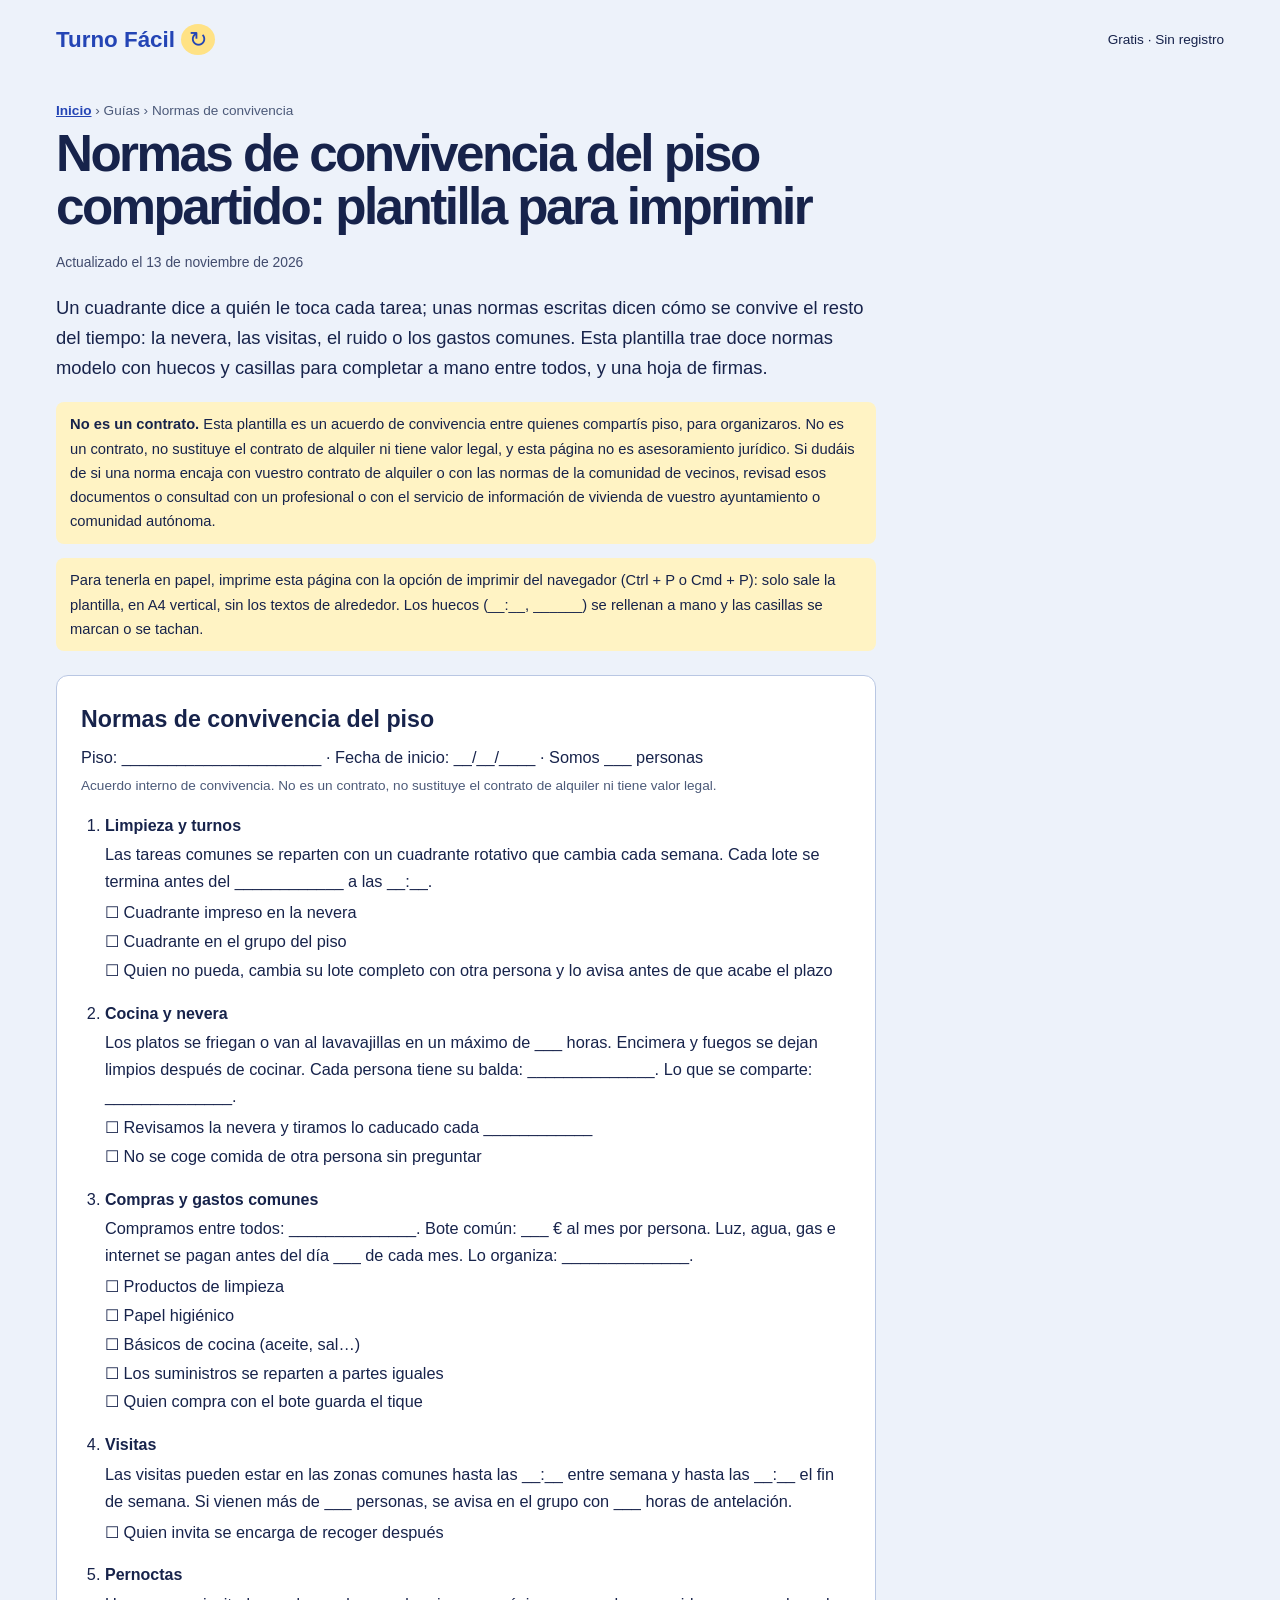
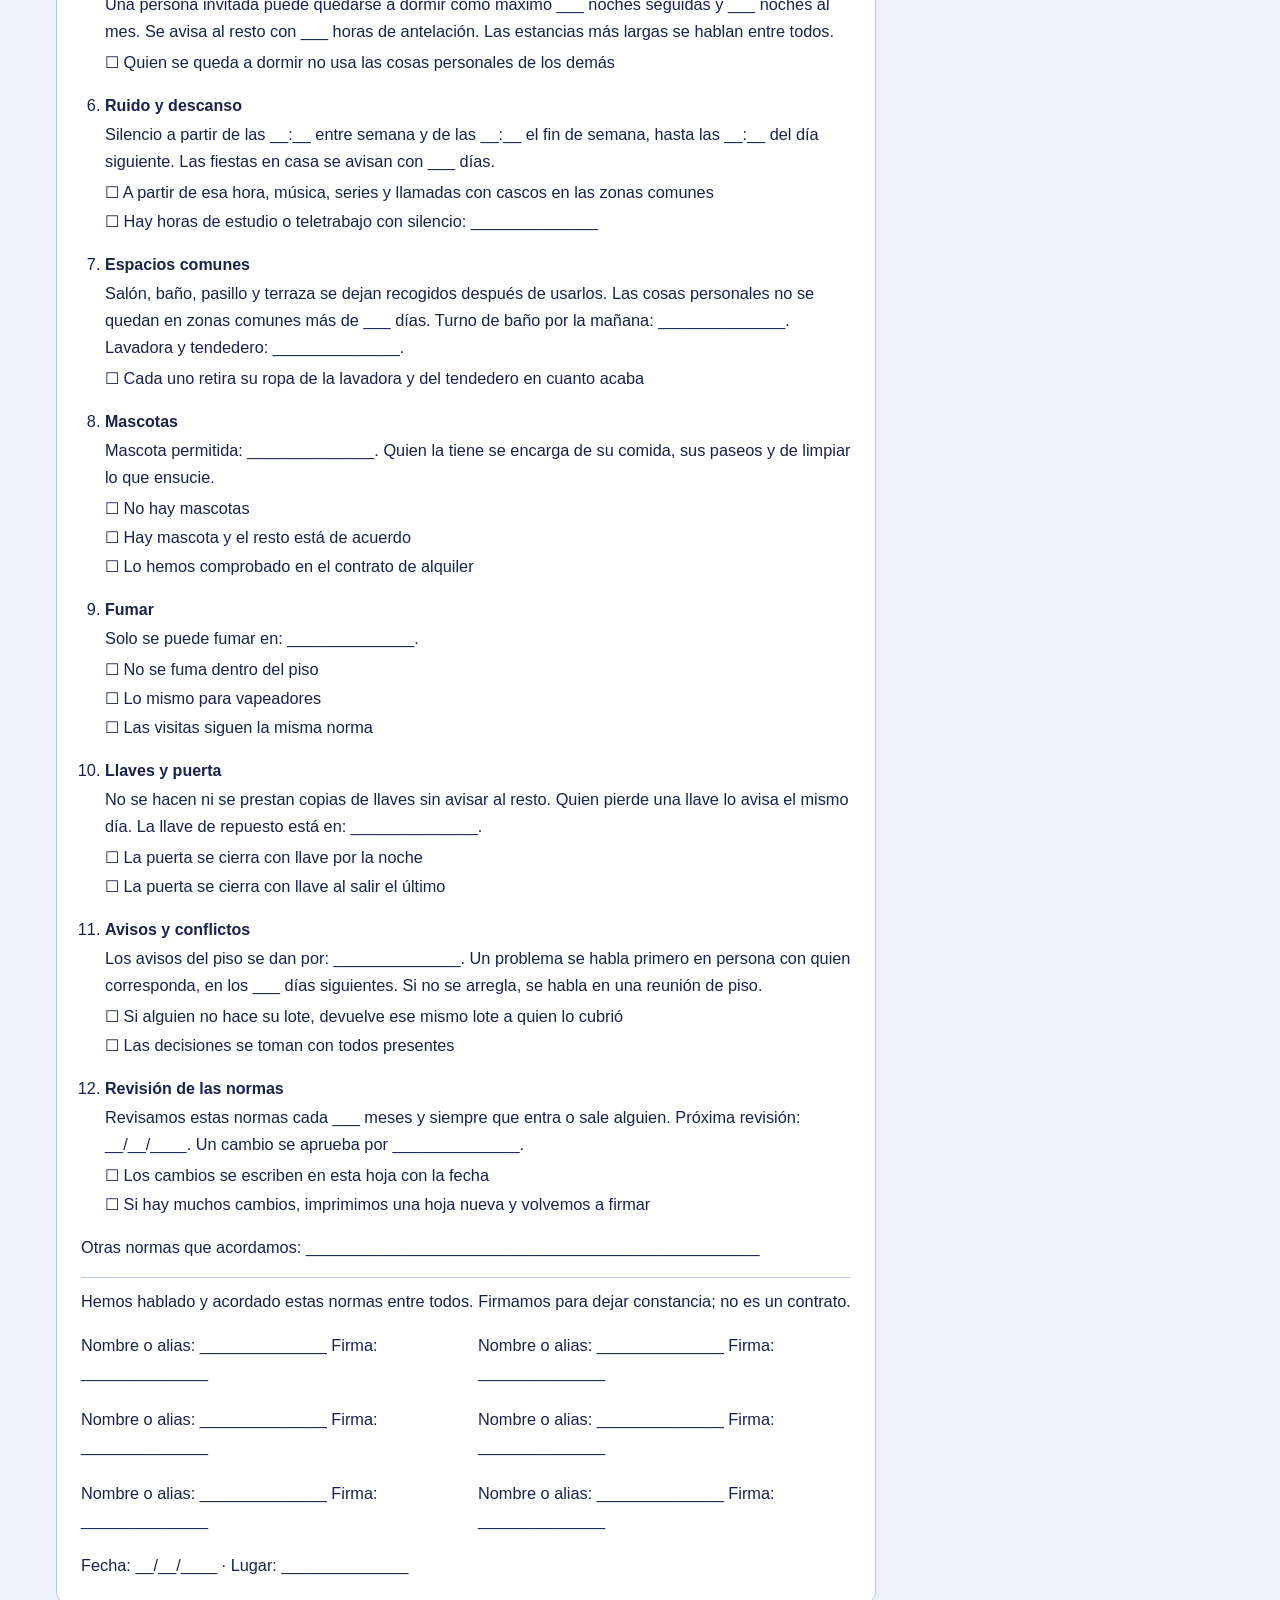
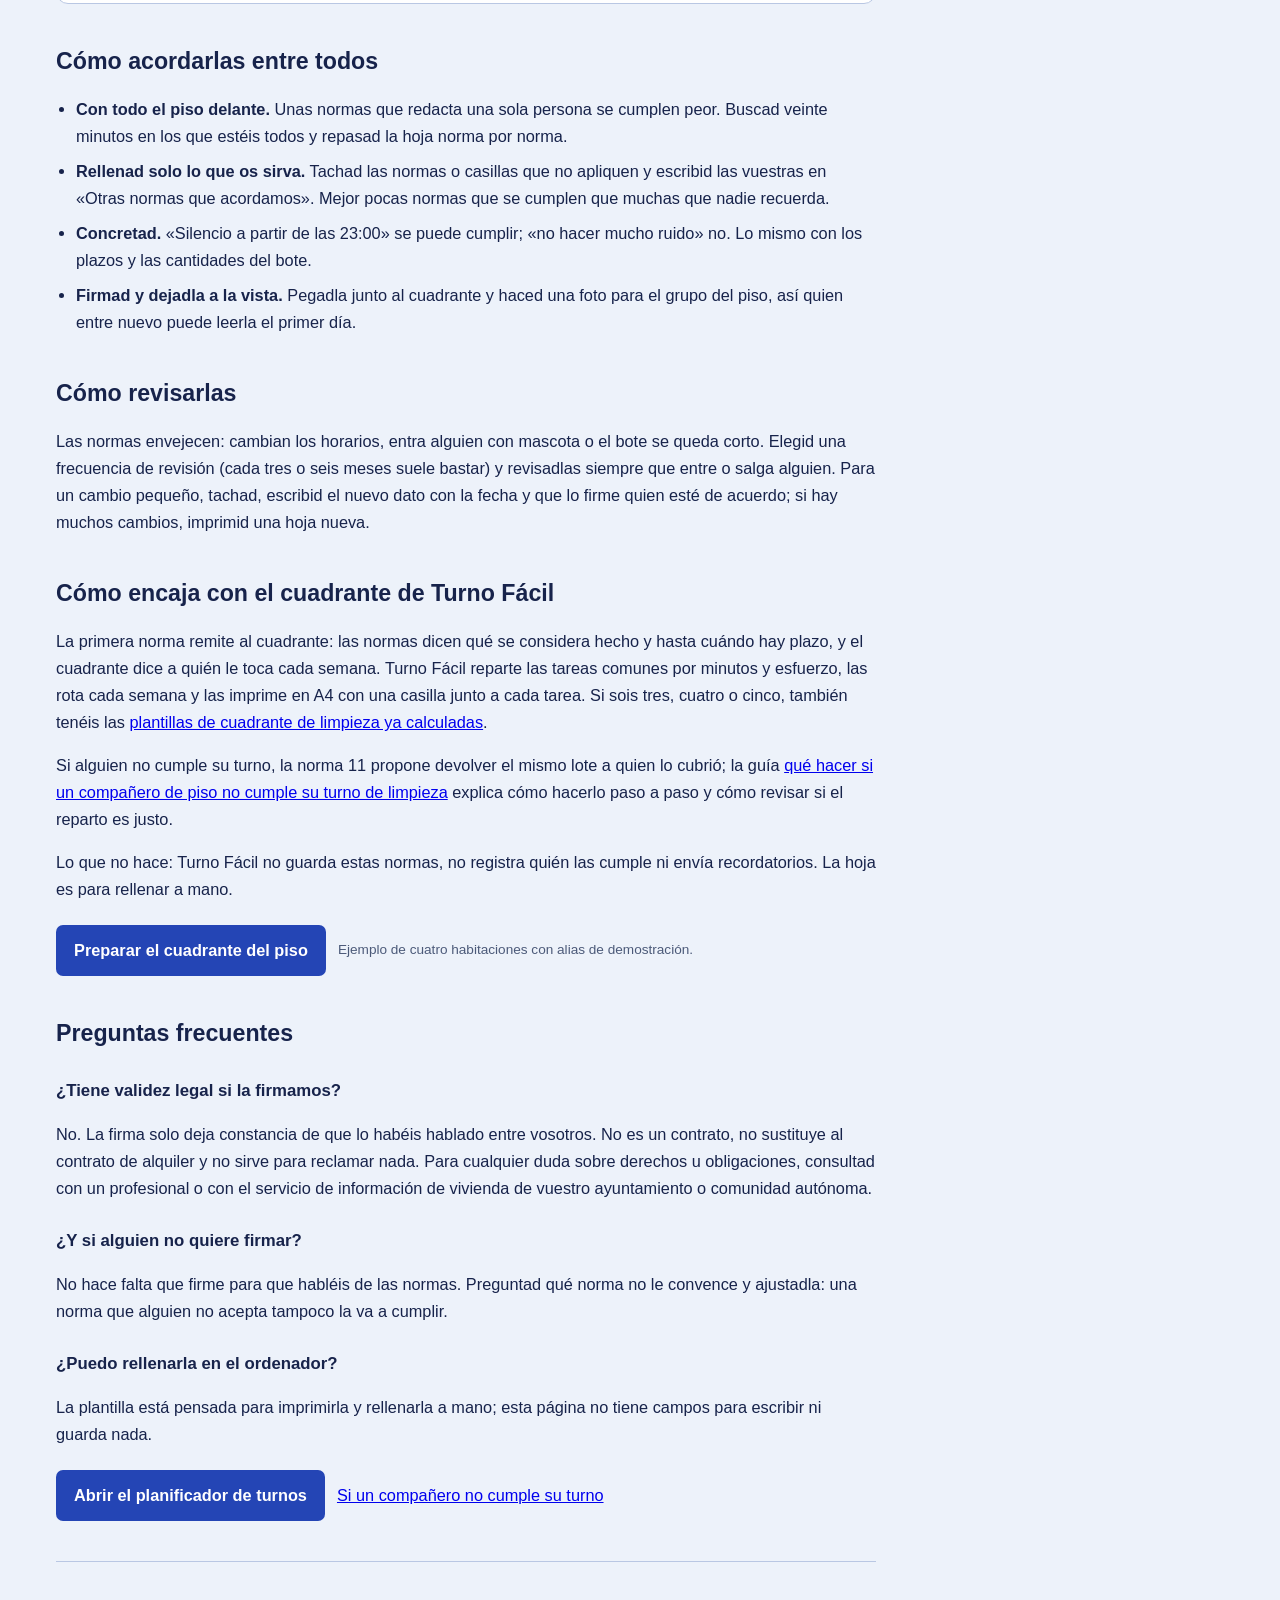
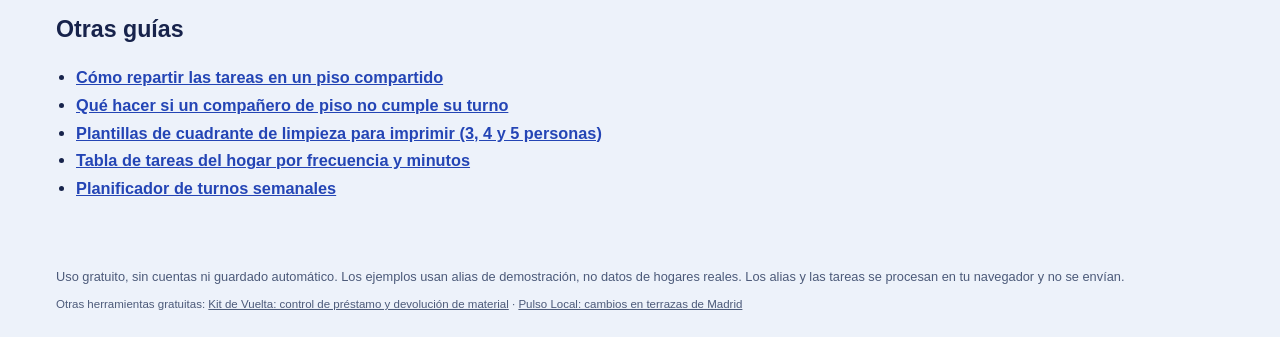
<file: normas-convivencia-piso-compartido.html>
<!doctype html>
<html lang="es">
<head><meta charset="utf-8"><meta http-equiv="Content-Security-Policy" content="default-src &#x27;none&#x27;; script-src &#x27;self&#x27;; style-src &#x27;self&#x27;; img-src &#x27;self&#x27; data:; font-src &#x27;self&#x27;; connect-src &#x27;self&#x27;; manifest-src &#x27;self&#x27;; object-src &#x27;none&#x27;; base-uri &#x27;none&#x27;; form-action &#x27;none&#x27;; frame-src &#x27;none&#x27;; worker-src &#x27;none&#x27;"><meta name="referrer" content="no-referrer"><meta name="robots" content="index,follow"><link rel="canonical" href="https://paniset.github.io/turno-facil/normas-convivencia-piso-compartido"><meta property="og:type" content="website"><meta property="og:locale" content="es_ES"><meta name="twitter:card" content="summary_large_image"><meta property="og:title" content="Normas de convivencia del piso compartido: plantilla | Turno Fácil"><meta name="twitter:title" content="Normas de convivencia del piso compartido: plantilla | Turno Fácil"><meta property="og:description" content="Plantilla para imprimir con 12 normas de convivencia de piso compartido: limpieza, nevera, gastos, visitas, ruido y firmas. Editable a mano, sin valor legal."><meta name="twitter:description" content="Plantilla para imprimir con 12 normas de convivencia de piso compartido: limpieza, nevera, gastos, visitas, ruido y firmas. Editable a mano, sin valor legal."><meta property="og:url" content="https://paniset.github.io/turno-facil/normas-convivencia-piso-compartido"><meta property="og:image" content="https://paniset.github.io/turno-facil/og.png"><meta property="og:image:width" content="1200"><meta property="og:image:height" content="630"><meta name="twitter:image" content="https://paniset.github.io/turno-facil/og.png"><meta name="viewport" content="width=device-width, initial-scale=1"><meta name="theme-color" content="#2445b5"><title>Normas de convivencia del piso compartido: plantilla | Turno Fácil</title><meta name="description" content="Plantilla para imprimir con 12 normas de convivencia de piso compartido: limpieza, nevera, gastos, visitas, ruido y firmas. Editable a mano, sin valor legal."><link rel="icon" href="data:,"><link rel="stylesheet" href="style.css">
<script type="application/ld+json">{"@context":"https://schema.org","@type":"Article","headline":"Normas de convivencia del piso compartido: plantilla para imprimir","inLanguage":"es","datePublished":"2026-11-13","dateModified":"2026-11-13","author":{"@type":"Organization","name":"Turno Fácil","url":"https://paniset.github.io/turno-facil/"},"publisher":{"@type":"Organization","name":"Turno Fácil","url":"https://paniset.github.io/turno-facil/"},"mainEntityOfPage":"https://paniset.github.io/turno-facil/normas-convivencia-piso-compartido"}</script><script type="application/ld+json">{"@context":"https://schema.org","@type":"BreadcrumbList","itemListElement":[{"@type":"ListItem","position":1,"name":"Turno Fácil","item":"https://paniset.github.io/turno-facil/"},{"@type":"ListItem","position":2,"name":"Normas de convivencia","item":"https://paniset.github.io/turno-facil/normas-convivencia-piso-compartido"}]}</script></head>
<body class="guia normas-pag">
<a class="skip-link" href="#contenido">Ir al contenido</a>
<header><a href="./" class="brand">Turno Fácil <span aria-hidden="true">↻</span></a><span>Gratis · Sin registro</span></header>
<main id="contenido">
<nav class="migas" aria-label="Ruta"><a href="./">Inicio</a> › Guías › Normas de convivencia</nav>
<article>
<h1>Normas de convivencia del piso compartido: plantilla para imprimir</h1><p class="fecha">Actualizado el <time datetime="2026-11-13">13 de noviembre de 2026</time></p>
<p class="entradilla">Un cuadrante dice a quién le toca cada tarea; unas normas escritas dicen cómo se convive el resto del tiempo: la nevera, las visitas, el ruido o los gastos comunes. Esta plantilla trae doce normas modelo con huecos y casillas para completar a mano entre todos, y una hoja de firmas.</p>
<p class="aviso" id="aviso-legal"><strong>No es un contrato.</strong> Esta plantilla es un acuerdo de convivencia entre quienes compartís piso, para organizaros. No es un contrato, no sustituye el contrato de alquiler ni tiene valor legal, y esta página no es asesoramiento jurídico. Si dudáis de si una norma encaja con vuestro contrato de alquiler o con las normas de la comunidad de vecinos, revisad esos documentos o consultad con un profesional o con el servicio de información de vivienda de vuestro ayuntamiento o comunidad autónoma.</p>
<p class="aviso-imprimir">Para tenerla en papel, imprime esta página con la opción de imprimir del navegador (Ctrl + P o Cmd + P): solo sale la plantilla, en A4 vertical, sin los textos de alrededor. Los huecos (<span class="ejemplo-hueco">__:__</span>, <span class="ejemplo-hueco">______</span>) se rellenan a mano y las casillas se marcan o se tachan.</p>

<section class="hoja-normas" id="plantilla" aria-labelledby="plantilla-titulo">
<h2 id="plantilla-titulo">Normas de convivencia del piso</h2>
<p class="hoja-datos">Piso: ______________________ · Fecha de inicio: __/__/____ · Somos ___ personas</p>
<p class="hoja-aviso">Acuerdo interno de convivencia. No es un contrato, no sustituye el contrato de alquiler ni tiene valor legal.</p>
<ol class="normas">
<li><h3>Limpieza y turnos</h3>
<p>Las tareas comunes se reparten con un cuadrante rotativo que cambia cada semana. Cada lote se termina antes del ____________ a las __:__.</p>
<ul class="opciones"><li>Cuadrante impreso en la nevera</li><li>Cuadrante en el grupo del piso</li><li>Quien no pueda, cambia su lote completo con otra persona y lo avisa antes de que acabe el plazo</li></ul></li>
<li><h3>Cocina y nevera</h3>
<p>Los platos se friegan o van al lavavajillas en un máximo de ___ horas. Encimera y fuegos se dejan limpios después de cocinar. Cada persona tiene su balda: ______________. Lo que se comparte: ______________.</p>
<ul class="opciones"><li>Revisamos la nevera y tiramos lo caducado cada ____________</li><li>No se coge comida de otra persona sin preguntar</li></ul></li>
<li><h3>Compras y gastos comunes</h3>
<p>Compramos entre todos: ______________. Bote común: ___ € al mes por persona. Luz, agua, gas e internet se pagan antes del día ___ de cada mes. Lo organiza: ______________.</p>
<ul class="opciones"><li>Productos de limpieza</li><li>Papel higiénico</li><li>Básicos de cocina (aceite, sal…)</li><li>Los suministros se reparten a partes iguales</li><li>Quien compra con el bote guarda el tique</li></ul></li>
<li><h3>Visitas</h3>
<p>Las visitas pueden estar en las zonas comunes hasta las __:__ entre semana y hasta las __:__ el fin de semana. Si vienen más de ___ personas, se avisa en el grupo con ___ horas de antelación.</p>
<ul class="opciones"><li>Quien invita se encarga de recoger después</li></ul></li>
<li><h3>Pernoctas</h3>
<p>Una persona invitada puede quedarse a dormir como máximo ___ noches seguidas y ___ noches al mes. Se avisa al resto con ___ horas de antelación. Las estancias más largas se hablan entre todos.</p>
<ul class="opciones"><li>Quien se queda a dormir no usa las cosas personales de los demás</li></ul></li>
<li><h3>Ruido y descanso</h3>
<p>Silencio a partir de las __:__ entre semana y de las __:__ el fin de semana, hasta las __:__ del día siguiente. Las fiestas en casa se avisan con ___ días.</p>
<ul class="opciones"><li>A partir de esa hora, música, series y llamadas con cascos en las zonas comunes</li><li>Hay horas de estudio o teletrabajo con silencio: ______________</li></ul></li>
<li><h3>Espacios comunes</h3>
<p>Salón, baño, pasillo y terraza se dejan recogidos después de usarlos. Las cosas personales no se quedan en zonas comunes más de ___ días. Turno de baño por la mañana: ______________. Lavadora y tendedero: ______________.</p>
<ul class="opciones"><li>Cada uno retira su ropa de la lavadora y del tendedero en cuanto acaba</li></ul></li>
<li><h3>Mascotas</h3>
<p>Mascota permitida: ______________. Quien la tiene se encarga de su comida, sus paseos y de limpiar lo que ensucie.</p>
<ul class="opciones"><li>No hay mascotas</li><li>Hay mascota y el resto está de acuerdo</li><li>Lo hemos comprobado en el contrato de alquiler</li></ul></li>
<li><h3>Fumar</h3>
<p>Solo se puede fumar en: ______________.</p>
<ul class="opciones"><li>No se fuma dentro del piso</li><li>Lo mismo para vapeadores</li><li>Las visitas siguen la misma norma</li></ul></li>
<li><h3>Llaves y puerta</h3>
<p>No se hacen ni se prestan copias de llaves sin avisar al resto. Quien pierde una llave lo avisa el mismo día. La llave de repuesto está en: ______________.</p>
<ul class="opciones"><li>La puerta se cierra con llave por la noche</li><li>La puerta se cierra con llave al salir el último</li></ul></li>
<li><h3>Avisos y conflictos</h3>
<p>Los avisos del piso se dan por: ______________. Un problema se habla primero en persona con quien corresponda, en los ___ días siguientes. Si no se arregla, se habla en una reunión de piso.</p>
<ul class="opciones"><li>Si alguien no hace su lote, devuelve ese mismo lote a quien lo cubrió</li><li>Las decisiones se toman con todos presentes</li></ul></li>
<li><h3>Revisión de las normas</h3>
<p>Revisamos estas normas cada ___ meses y siempre que entra o sale alguien. Próxima revisión: __/__/____. Un cambio se aprueba por ______________.</p>
<ul class="opciones"><li>Los cambios se escriben en esta hoja con la fecha</li><li>Si hay muchos cambios, imprimimos una hoja nueva y volvemos a firmar</li></ul></li>
</ol>
<p class="hoja-notas">Otras normas que acordamos: __________________________________________________</p>
<div class="firmas">
<p class="firmas-texto">Hemos hablado y acordado estas normas entre todos. Firmamos para dejar constancia; no es un contrato.</p>
<ul class="firmas-lista"><li>Nombre o alias: ______________ Firma: ______________</li><li>Nombre o alias: ______________ Firma: ______________</li><li>Nombre o alias: ______________ Firma: ______________</li><li>Nombre o alias: ______________ Firma: ______________</li><li>Nombre o alias: ______________ Firma: ______________</li><li>Nombre o alias: ______________ Firma: ______________</li></ul>
<p class="firmas-fecha">Fecha: __/__/____ · Lugar: ______________</p>
</div>
</section>

<h2>Cómo acordarlas entre todos</h2>
<ul class="lista">
<li><strong>Con todo el piso delante.</strong> Unas normas que redacta una sola persona se cumplen peor. Buscad veinte minutos en los que estéis todos y repasad la hoja norma por norma.</li>
<li><strong>Rellenad solo lo que os sirva.</strong> Tachad las normas o casillas que no apliquen y escribid las vuestras en «Otras normas que acordamos». Mejor pocas normas que se cumplen que muchas que nadie recuerda.</li>
<li><strong>Concretad.</strong> «Silencio a partir de las 23:00» se puede cumplir; «no hacer mucho ruido» no. Lo mismo con los plazos y las cantidades del bote.</li>
<li><strong>Firmad y dejadla a la vista.</strong> Pegadla junto al cuadrante y haced una foto para el grupo del piso, así quien entre nuevo puede leerla el primer día.</li>
</ul>

<h2>Cómo revisarlas</h2>
<p>Las normas envejecen: cambian los horarios, entra alguien con mascota o el bote se queda corto. Elegid una frecuencia de revisión (cada tres o seis meses suele bastar) y revisadlas siempre que entre o salga alguien. Para un cambio pequeño, tachad, escribid el nuevo dato con la fecha y que lo firme quien esté de acuerdo; si hay muchos cambios, imprimid una hoja nueva.</p>

<h2>Cómo encaja con el cuadrante de Turno Fácil</h2>
<p>La primera norma remite al cuadrante: las normas dicen qué se considera hecho y hasta cuándo hay plazo, y el cuadrante dice a quién le toca cada semana. Turno Fácil reparte las tareas comunes por minutos y esfuerzo, las rota cada semana y las imprime en A4 con una casilla junto a cada tarea. Si sois tres, cuatro o cinco, también tenéis las <a href="cuadrante-limpieza-piso-compartido">plantillas de cuadrante de limpieza ya calculadas</a>.</p>
<p>Si alguien no cumple su turno, la norma 11 propone devolver el mismo lote a quien lo cubrió; la guía <a href="companero-piso-no-cumple-turno-limpieza">qué hacer si un compañero de piso no cumple su turno de limpieza</a> explica cómo hacerlo paso a paso y cómo revisar si el reparto es justo.</p>
<p>Lo que no hace: Turno Fácil no guarda estas normas, no registra quién las cumple ni envía recordatorios. La hoja es para rellenar a mano.</p>
<p class="cta"><a class="boton" href="./?ejemplo=piso-compartido">Preparar el cuadrante del piso</a> <span>Ejemplo de cuatro habitaciones con alias de demostración.</span></p>

<h2>Preguntas frecuentes</h2>
<h3>¿Tiene validez legal si la firmamos?</h3>
<p>No. La firma solo deja constancia de que lo habéis hablado entre vosotros. No es un contrato, no sustituye al contrato de alquiler y no sirve para reclamar nada. Para cualquier duda sobre derechos u obligaciones, consultad con un profesional o con el servicio de información de vivienda de vuestro ayuntamiento o comunidad autónoma.</p>
<h3>¿Y si alguien no quiere firmar?</h3>
<p>No hace falta que firme para que habléis de las normas. Preguntad qué norma no le convence y ajustadla: una norma que alguien no acepta tampoco la va a cumplir.</p>
<h3>¿Puedo rellenarla en el ordenador?</h3>
<p>La plantilla está pensada para imprimirla y rellenarla a mano; esta página no tiene campos para escribir ni guarda nada.</p>

<p class="cta"><a class="boton" href="./?ejemplo=piso-compartido">Abrir el planificador de turnos</a> <a href="companero-piso-no-cumple-turno-limpieza">Si un compañero no cumple su turno</a></p>
<aside class="relacionadas" aria-labelledby="mas-guias"><h2 id="mas-guias">Otras guías</h2><ul><li><a href="reparto-tareas-piso-compartido">Cómo repartir las tareas en un piso compartido</a></li><li><a href="companero-piso-no-cumple-turno-limpieza">Qué hacer si un compañero de piso no cumple su turno</a></li><li><a href="cuadrante-limpieza-piso-compartido">Plantillas de cuadrante de limpieza para imprimir (3, 4 y 5 personas)</a></li><li><a href="tabla-tareas-hogar-frecuencia-minutos">Tabla de tareas del hogar por frecuencia y minutos</a></li><li><a href="./">Planificador de turnos semanales</a></li></ul></aside>
</article>
</main>
<footer>Uso gratuito, sin cuentas ni guardado automático. Los ejemplos usan alias de demostración, no datos de hogares reales. Los alias y las tareas se procesan en tu navegador y no se envían.<nav class="otras" aria-label="Otras herramientas gratuitas">Otras herramientas gratuitas: <a href="https://paniset.github.io/kit-de-vuelta/">Kit de Vuelta: control de préstamo y devolución de material</a> · <a href="https://paniset.github.io/pulso-local-madrid/">Pulso Local: cambios en terrazas de Madrid</a></nav></footer>
</body></html>
</file>
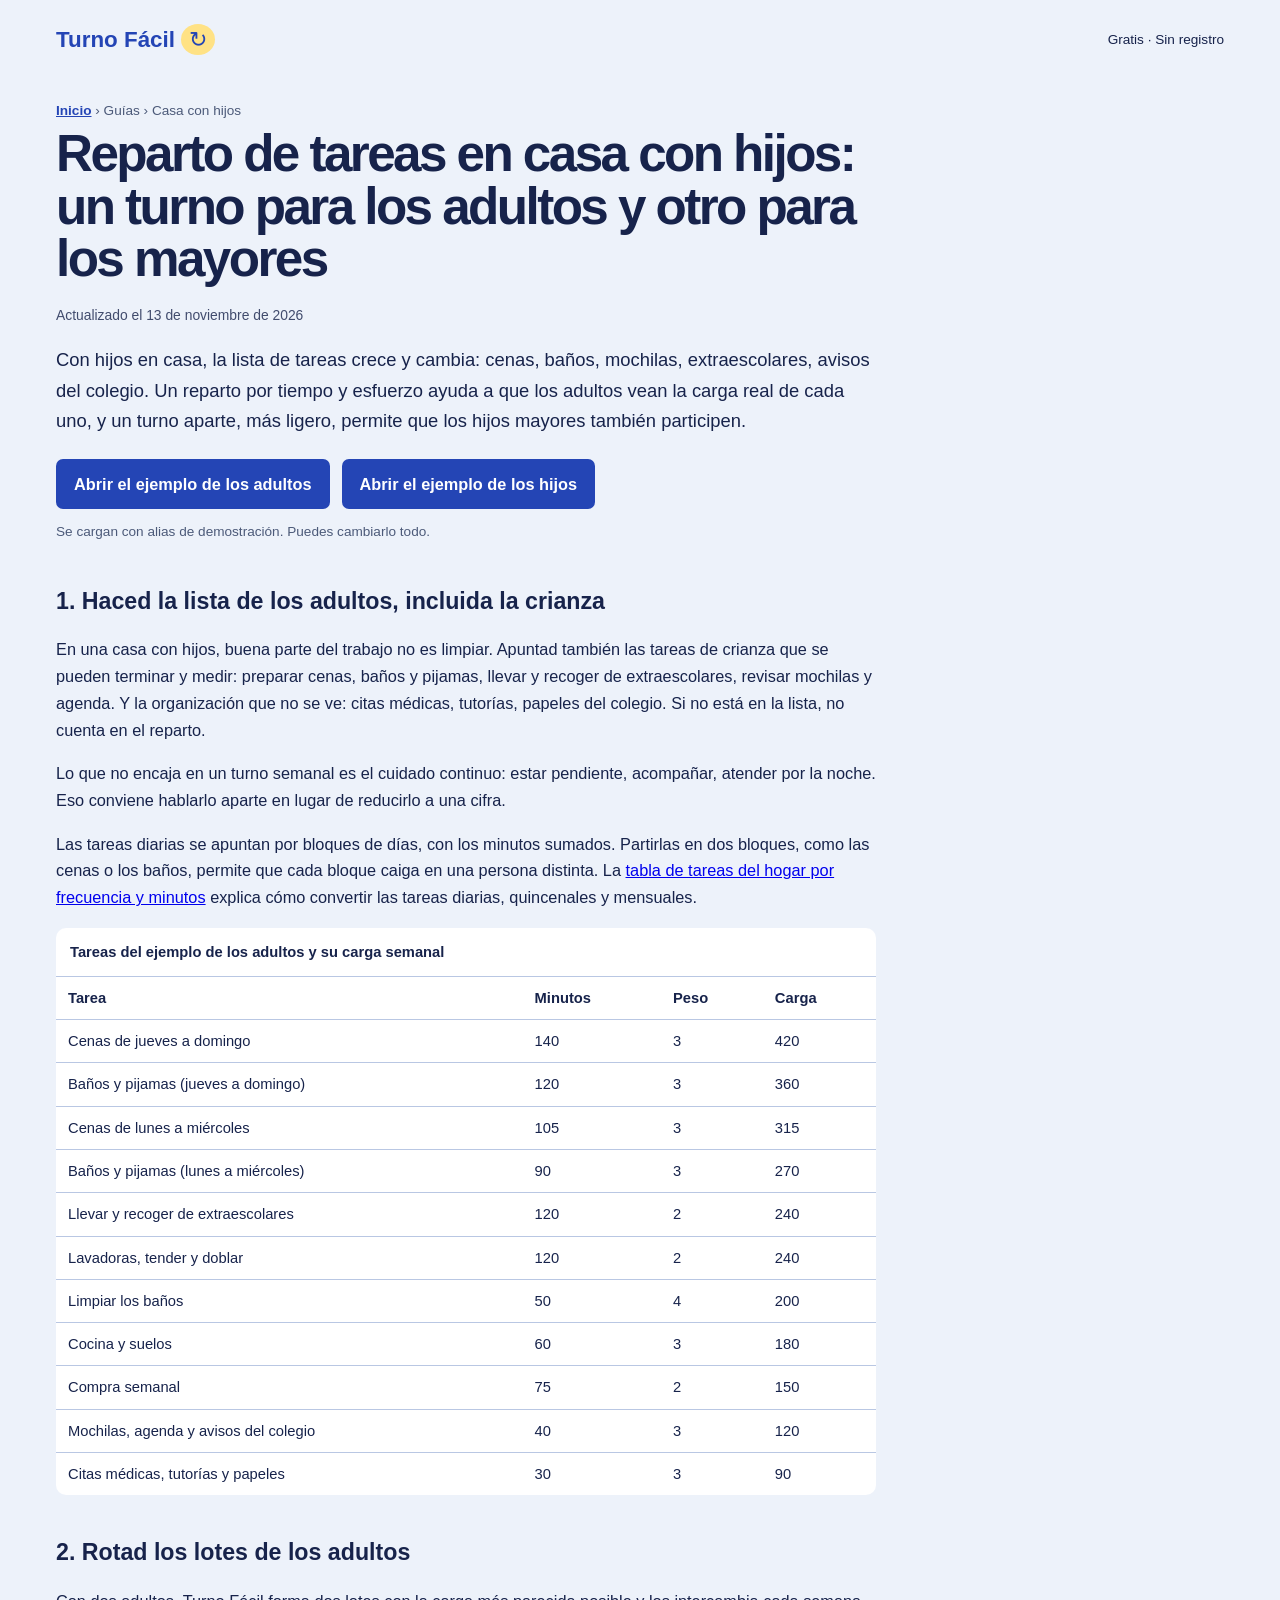
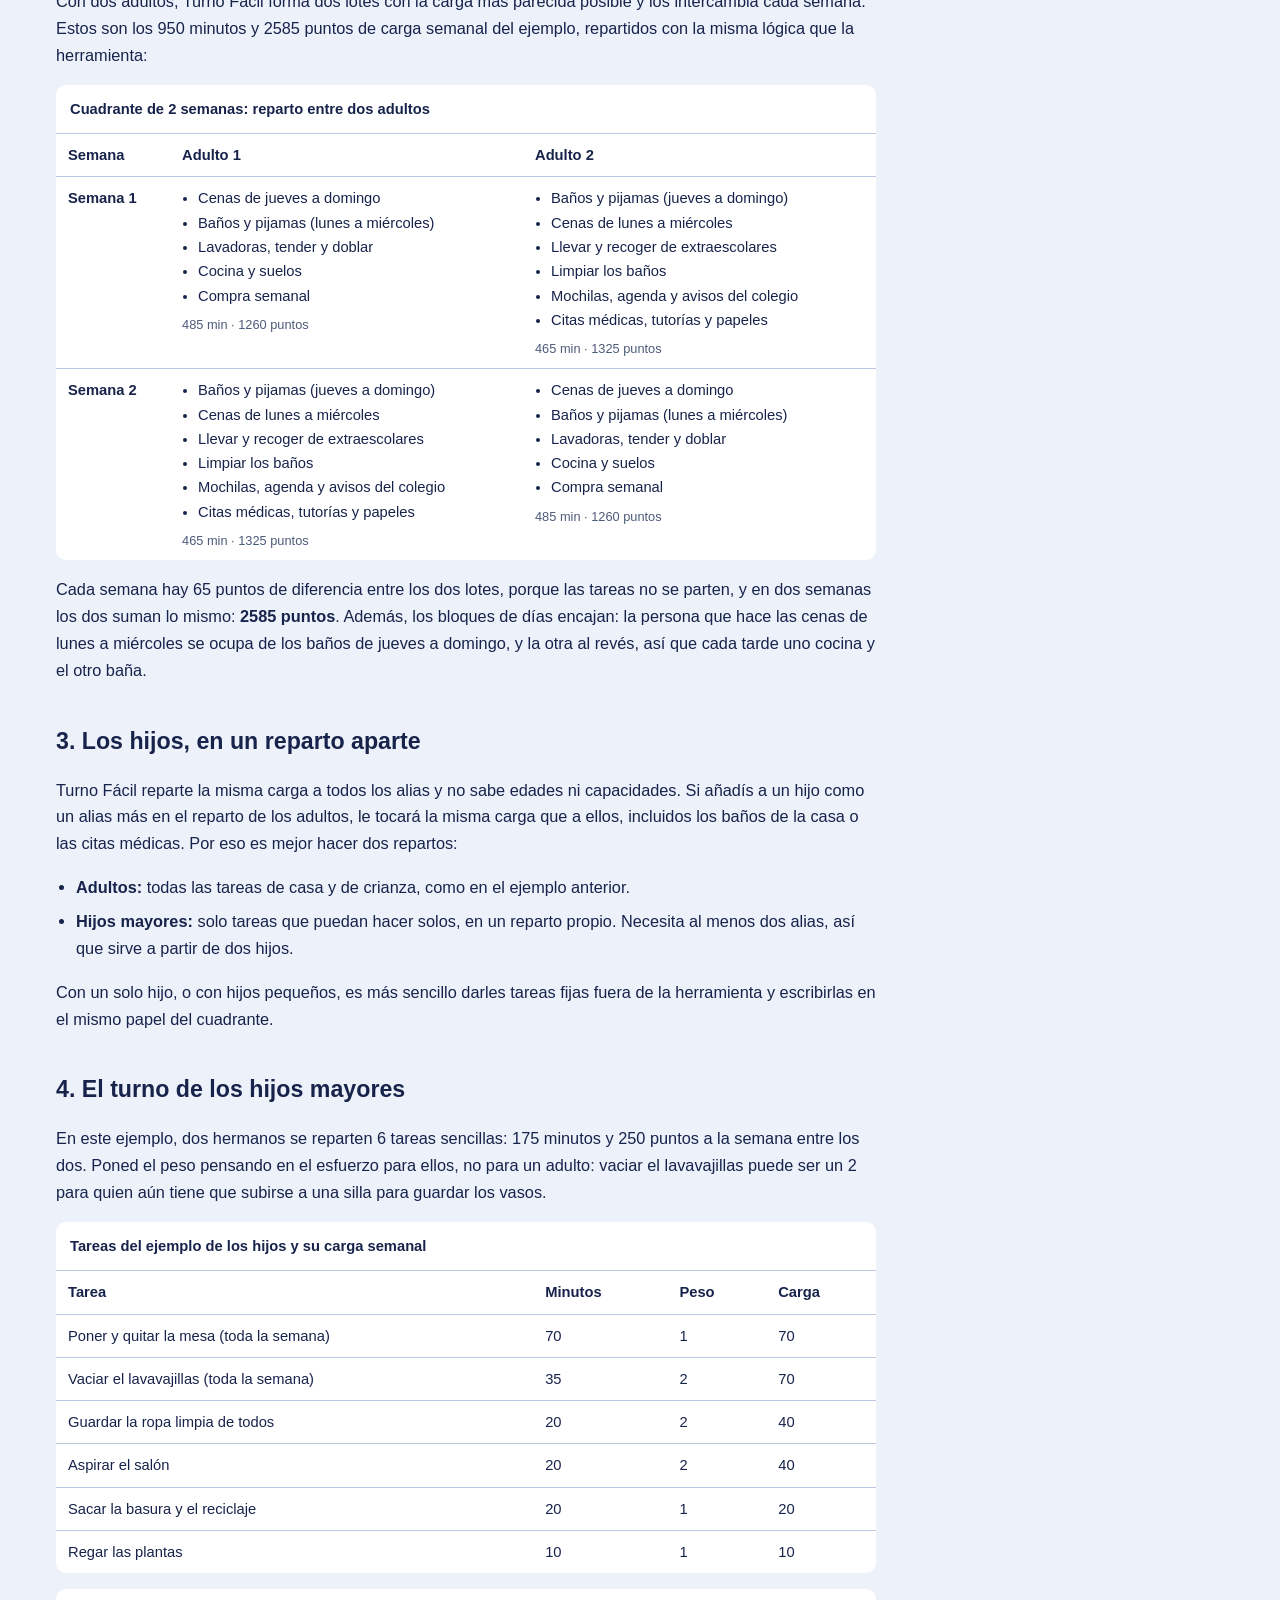
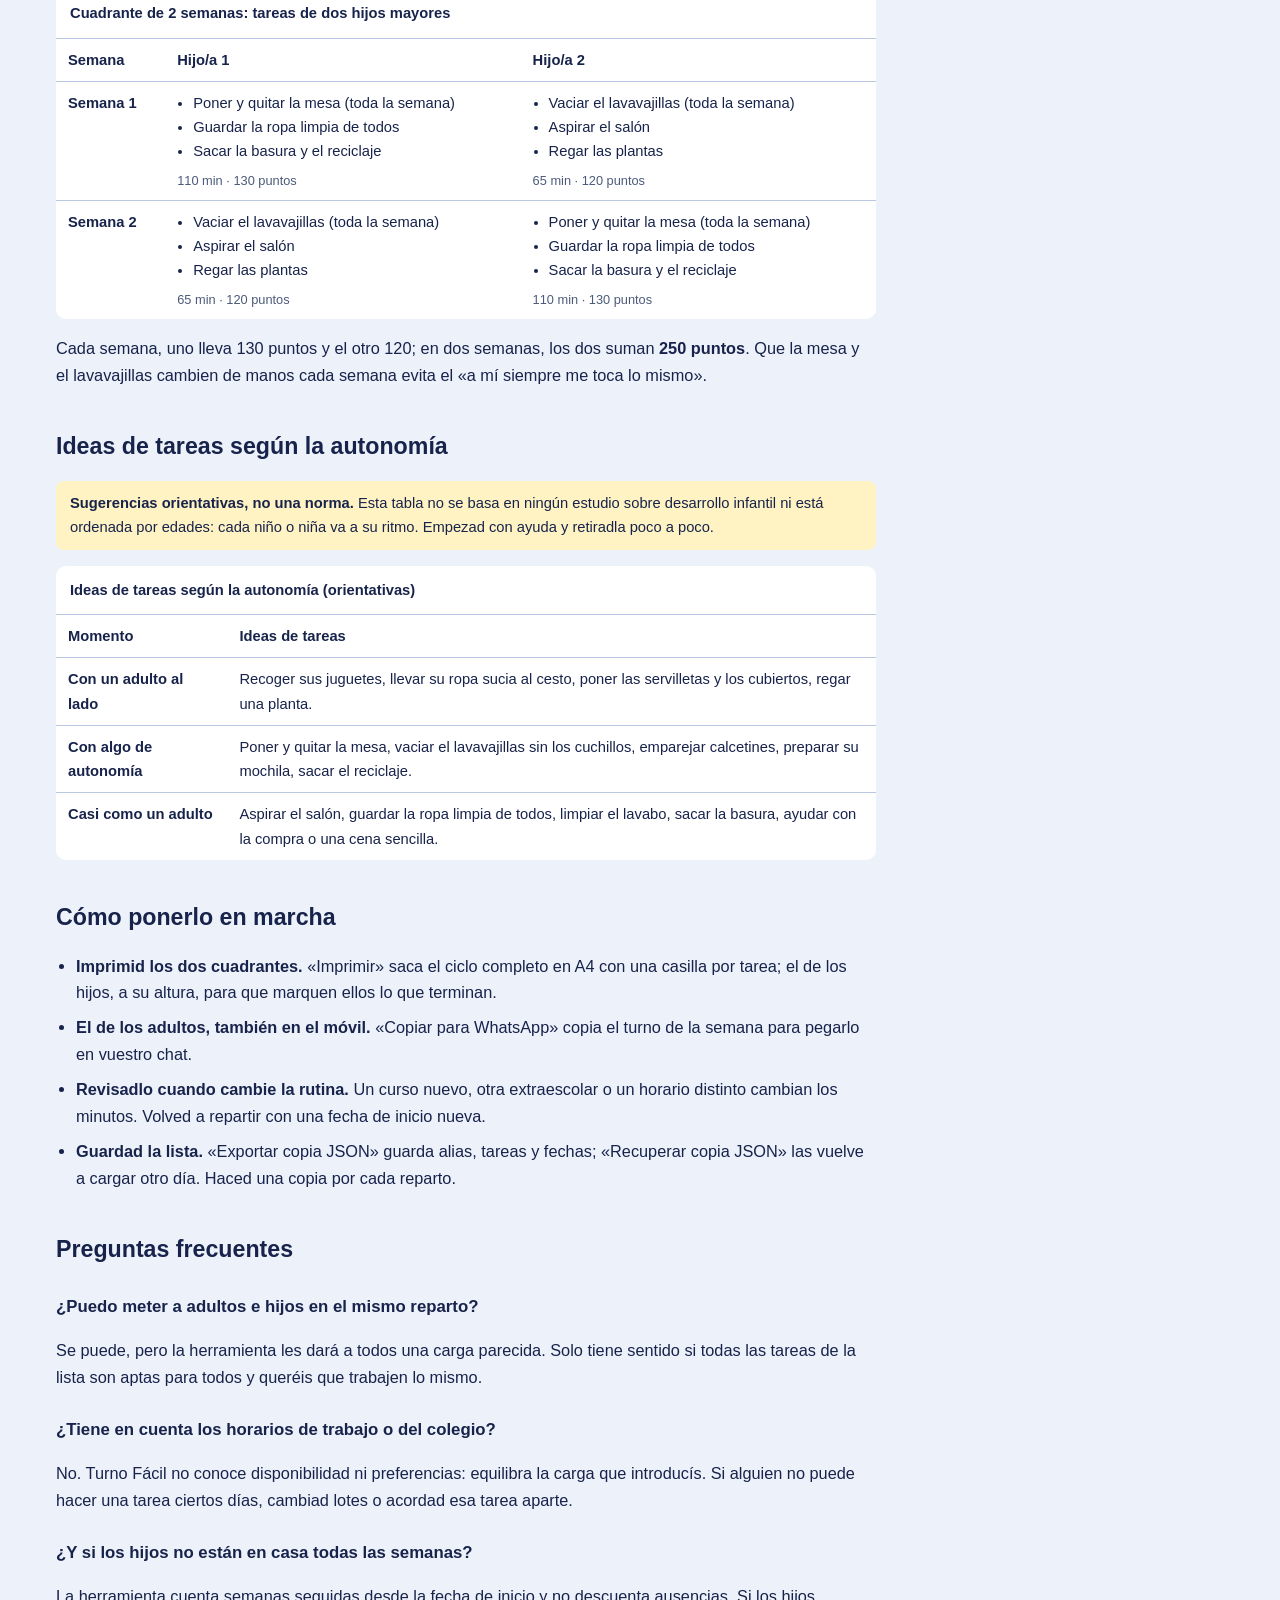
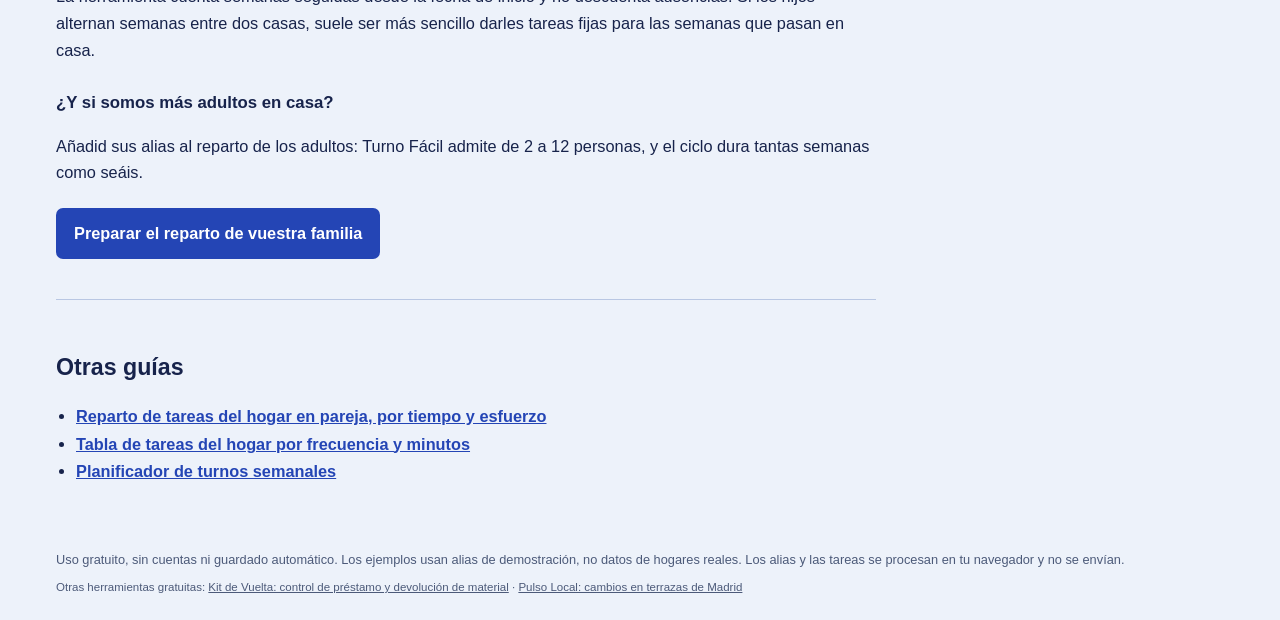
<file: reparto-tareas-casa-con-hijos.html>
<!doctype html>
<html lang="es">
<head><meta charset="utf-8"><meta http-equiv="Content-Security-Policy" content="default-src &#x27;none&#x27;; script-src &#x27;self&#x27;; style-src &#x27;self&#x27;; img-src &#x27;self&#x27; data:; font-src &#x27;self&#x27;; connect-src &#x27;self&#x27;; manifest-src &#x27;self&#x27;; object-src &#x27;none&#x27;; base-uri &#x27;none&#x27;; form-action &#x27;none&#x27;; frame-src &#x27;none&#x27;; worker-src &#x27;none&#x27;"><meta name="referrer" content="no-referrer"><meta name="robots" content="index,follow"><link rel="canonical" href="https://paniset.github.io/turno-facil/reparto-tareas-casa-con-hijos"><meta property="og:type" content="website"><meta property="og:locale" content="es_ES"><meta name="twitter:card" content="summary_large_image"><meta property="og:title" content="Reparto de tareas en casa con hijos: adultos e hijos mayores | Turno Fácil"><meta name="twitter:title" content="Reparto de tareas en casa con hijos: adultos e hijos mayores | Turno Fácil"><meta property="og:description" content="Cómo repartir las tareas de casa en una familia con hijos: un turno por tiempo y esfuerzo para los adultos y otro aparte para los hijos mayores, con ejemplos."><meta name="twitter:description" content="Cómo repartir las tareas de casa en una familia con hijos: un turno por tiempo y esfuerzo para los adultos y otro aparte para los hijos mayores, con ejemplos."><meta property="og:url" content="https://paniset.github.io/turno-facil/reparto-tareas-casa-con-hijos"><meta property="og:image" content="https://paniset.github.io/turno-facil/og.png"><meta property="og:image:width" content="1200"><meta property="og:image:height" content="630"><meta name="twitter:image" content="https://paniset.github.io/turno-facil/og.png"><meta name="viewport" content="width=device-width, initial-scale=1"><meta name="theme-color" content="#2445b5"><title>Reparto de tareas en casa con hijos: adultos e hijos mayores | Turno Fácil</title><meta name="description" content="Cómo repartir las tareas de casa en una familia con hijos: un turno por tiempo y esfuerzo para los adultos y otro aparte para los hijos mayores, con ejemplos."><link rel="icon" href="data:,"><link rel="stylesheet" href="style.css">
<script type="application/ld+json">{"@context":"https://schema.org","@type":"Article","headline":"Reparto de tareas en casa con hijos: un turno para los adultos y otro para los mayores","inLanguage":"es","datePublished":"2026-11-13","dateModified":"2026-11-13","author":{"@type":"Organization","name":"Turno Fácil","url":"https://paniset.github.io/turno-facil/"},"publisher":{"@type":"Organization","name":"Turno Fácil","url":"https://paniset.github.io/turno-facil/"},"mainEntityOfPage":"https://paniset.github.io/turno-facil/reparto-tareas-casa-con-hijos"}</script><script type="application/ld+json">{"@context":"https://schema.org","@type":"BreadcrumbList","itemListElement":[{"@type":"ListItem","position":1,"name":"Turno Fácil","item":"https://paniset.github.io/turno-facil/"},{"@type":"ListItem","position":2,"name":"Casa con hijos","item":"https://paniset.github.io/turno-facil/reparto-tareas-casa-con-hijos"}]}</script></head>
<body class="guia">
<a class="skip-link" href="#contenido">Ir al contenido</a>
<header><a href="./" class="brand">Turno Fácil <span aria-hidden="true">↻</span></a><span>Gratis · Sin registro</span></header>
<main id="contenido">
<nav class="migas" aria-label="Ruta"><a href="./">Inicio</a> › Guías › Casa con hijos</nav>
<article>
<h1>Reparto de tareas en casa con hijos: un turno para los adultos y otro para los mayores</h1><p class="fecha">Actualizado el <time datetime="2026-11-13">13 de noviembre de 2026</time></p>
<p class="entradilla">Con hijos en casa, la lista de tareas crece y cambia: cenas, baños, mochilas, extraescolares, avisos del colegio. Un reparto por tiempo y esfuerzo ayuda a que los adultos vean la carga real de cada uno, y un turno aparte, más ligero, permite que los hijos mayores también participen.</p>
<p class="cta"><a class="boton" href="./?ejemplo=familia">Abrir el ejemplo de los adultos</a> <a class="boton" href="./?ejemplo=hijos-mayores">Abrir el ejemplo de los hijos</a> <span>Se cargan con alias de demostración. Puedes cambiarlo todo.</span></p>

<h2>1. Haced la lista de los adultos, incluida la crianza</h2>
<p>En una casa con hijos, buena parte del trabajo no es limpiar. Apuntad también las tareas de crianza que se pueden terminar y medir: preparar cenas, baños y pijamas, llevar y recoger de extraescolares, revisar mochilas y agenda. Y la organización que no se ve: citas médicas, tutorías, papeles del colegio. Si no está en la lista, no cuenta en el reparto.</p>
<p>Lo que no encaja en un turno semanal es el cuidado continuo: estar pendiente, acompañar, atender por la noche. Eso conviene hablarlo aparte en lugar de reducirlo a una cifra.</p>
<p>Las tareas diarias se apuntan por bloques de días, con los minutos sumados. Partirlas en dos bloques, como las cenas o los baños, permite que cada bloque caiga en una persona distinta. La <a href="tabla-tareas-hogar-frecuencia-minutos">tabla de tareas del hogar por frecuencia y minutos</a> explica cómo convertir las tareas diarias, quincenales y mensuales.</p>
<div class="tabla-scroll tareas" tabindex="0" role="region" aria-label="Tareas del ejemplo de los adultos y su carga semanal"><table data-tareas="familia">
<caption>Tareas del ejemplo de los adultos y su carga semanal</caption>
<thead><tr><th scope="col">Tarea</th><th scope="col">Minutos</th><th scope="col">Peso</th><th scope="col">Carga</th></tr></thead>
<tbody>
<tr><td>Cenas de jueves a domingo</td><td>140</td><td>3</td><td>420</td></tr>
<tr><td>Baños y pijamas (jueves a domingo)</td><td>120</td><td>3</td><td>360</td></tr>
<tr><td>Cenas de lunes a miércoles</td><td>105</td><td>3</td><td>315</td></tr>
<tr><td>Baños y pijamas (lunes a miércoles)</td><td>90</td><td>3</td><td>270</td></tr>
<tr><td>Llevar y recoger de extraescolares</td><td>120</td><td>2</td><td>240</td></tr>
<tr><td>Lavadoras, tender y doblar</td><td>120</td><td>2</td><td>240</td></tr>
<tr><td>Limpiar los baños</td><td>50</td><td>4</td><td>200</td></tr>
<tr><td>Cocina y suelos</td><td>60</td><td>3</td><td>180</td></tr>
<tr><td>Compra semanal</td><td>75</td><td>2</td><td>150</td></tr>
<tr><td>Mochilas, agenda y avisos del colegio</td><td>40</td><td>3</td><td>120</td></tr>
<tr><td>Citas médicas, tutorías y papeles</td><td>30</td><td>3</td><td>90</td></tr>
</tbody></table></div>

<h2>2. Rotad los lotes de los adultos</h2>
<p>Con dos adultos, Turno Fácil forma dos lotes con la carga más parecida posible y los intercambia cada semana. Estos son los 950 minutos y 2585 puntos de carga semanal del ejemplo, repartidos con la misma lógica que la herramienta:</p>
<div class="tabla-scroll" tabindex="0" role="region" aria-label="Cuadrante de 2 semanas: reparto entre dos adultos"><table class="cuadrante" data-ejemplo="familia"><caption>Cuadrante de 2 semanas: reparto entre dos adultos</caption><thead><tr><th scope="col">Semana</th><th scope="col">Adulto 1</th><th scope="col">Adulto 2</th></tr></thead><tbody><tr><th scope="row">Semana 1</th><td><ul><li>Cenas de jueves a domingo</li><li>Baños y pijamas (lunes a miércoles)</li><li>Lavadoras, tender y doblar</li><li>Cocina y suelos</li><li>Compra semanal</li></ul><span class="carga">485 min · 1260 puntos</span></td><td><ul><li>Baños y pijamas (jueves a domingo)</li><li>Cenas de lunes a miércoles</li><li>Llevar y recoger de extraescolares</li><li>Limpiar los baños</li><li>Mochilas, agenda y avisos del colegio</li><li>Citas médicas, tutorías y papeles</li></ul><span class="carga">465 min · 1325 puntos</span></td></tr><tr><th scope="row">Semana 2</th><td><ul><li>Baños y pijamas (jueves a domingo)</li><li>Cenas de lunes a miércoles</li><li>Llevar y recoger de extraescolares</li><li>Limpiar los baños</li><li>Mochilas, agenda y avisos del colegio</li><li>Citas médicas, tutorías y papeles</li></ul><span class="carga">465 min · 1325 puntos</span></td><td><ul><li>Cenas de jueves a domingo</li><li>Baños y pijamas (lunes a miércoles)</li><li>Lavadoras, tender y doblar</li><li>Cocina y suelos</li><li>Compra semanal</li></ul><span class="carga">485 min · 1260 puntos</span></td></tr></tbody></table></div>
<p>Cada semana hay 65 puntos de diferencia entre los dos lotes, porque las tareas no se parten, y en dos semanas los dos suman lo mismo: <strong>2585 puntos</strong>. Además, los bloques de días encajan: la persona que hace las cenas de lunes a miércoles se ocupa de los baños de jueves a domingo, y la otra al revés, así que cada tarde uno cocina y el otro baña.</p>

<h2>3. Los hijos, en un reparto aparte</h2>
<p>Turno Fácil reparte la misma carga a todos los alias y no sabe edades ni capacidades. Si añadís a un hijo como un alias más en el reparto de los adultos, le tocará la misma carga que a ellos, incluidos los baños de la casa o las citas médicas. Por eso es mejor hacer dos repartos:</p>
<ul class="lista">
<li><strong>Adultos:</strong> todas las tareas de casa y de crianza, como en el ejemplo anterior.</li>
<li><strong>Hijos mayores:</strong> solo tareas que puedan hacer solos, en un reparto propio. Necesita al menos dos alias, así que sirve a partir de dos hijos.</li>
</ul>
<p>Con un solo hijo, o con hijos pequeños, es más sencillo darles tareas fijas fuera de la herramienta y escribirlas en el mismo papel del cuadrante.</p>

<h2>4. El turno de los hijos mayores</h2>
<p>En este ejemplo, dos hermanos se reparten 6 tareas sencillas: 175 minutos y 250 puntos a la semana entre los dos. Poned el peso pensando en el esfuerzo para ellos, no para un adulto: vaciar el lavavajillas puede ser un 2 para quien aún tiene que subirse a una silla para guardar los vasos.</p>
<div class="tabla-scroll tareas" tabindex="0" role="region" aria-label="Tareas del ejemplo de los hijos y su carga semanal"><table data-tareas="hijos-mayores">
<caption>Tareas del ejemplo de los hijos y su carga semanal</caption>
<thead><tr><th scope="col">Tarea</th><th scope="col">Minutos</th><th scope="col">Peso</th><th scope="col">Carga</th></tr></thead>
<tbody>
<tr><td>Poner y quitar la mesa (toda la semana)</td><td>70</td><td>1</td><td>70</td></tr>
<tr><td>Vaciar el lavavajillas (toda la semana)</td><td>35</td><td>2</td><td>70</td></tr>
<tr><td>Guardar la ropa limpia de todos</td><td>20</td><td>2</td><td>40</td></tr>
<tr><td>Aspirar el salón</td><td>20</td><td>2</td><td>40</td></tr>
<tr><td>Sacar la basura y el reciclaje</td><td>20</td><td>1</td><td>20</td></tr>
<tr><td>Regar las plantas</td><td>10</td><td>1</td><td>10</td></tr>
</tbody></table></div>
<div class="tabla-scroll" tabindex="0" role="region" aria-label="Cuadrante de 2 semanas: tareas de dos hijos mayores"><table class="cuadrante" data-ejemplo="hijos-mayores"><caption>Cuadrante de 2 semanas: tareas de dos hijos mayores</caption><thead><tr><th scope="col">Semana</th><th scope="col">Hijo/a 1</th><th scope="col">Hijo/a 2</th></tr></thead><tbody><tr><th scope="row">Semana 1</th><td><ul><li>Poner y quitar la mesa (toda la semana)</li><li>Guardar la ropa limpia de todos</li><li>Sacar la basura y el reciclaje</li></ul><span class="carga">110 min · 130 puntos</span></td><td><ul><li>Vaciar el lavavajillas (toda la semana)</li><li>Aspirar el salón</li><li>Regar las plantas</li></ul><span class="carga">65 min · 120 puntos</span></td></tr><tr><th scope="row">Semana 2</th><td><ul><li>Vaciar el lavavajillas (toda la semana)</li><li>Aspirar el salón</li><li>Regar las plantas</li></ul><span class="carga">65 min · 120 puntos</span></td><td><ul><li>Poner y quitar la mesa (toda la semana)</li><li>Guardar la ropa limpia de todos</li><li>Sacar la basura y el reciclaje</li></ul><span class="carga">110 min · 130 puntos</span></td></tr></tbody></table></div>
<p>Cada semana, uno lleva 130 puntos y el otro 120; en dos semanas, los dos suman <strong>250 puntos</strong>. Que la mesa y el lavavajillas cambien de manos cada semana evita el «a mí siempre me toca lo mismo».</p>

<h2>Ideas de tareas según la autonomía</h2>
<p class="aviso"><strong>Sugerencias orientativas, no una norma.</strong> Esta tabla no se basa en ningún estudio sobre desarrollo infantil ni está ordenada por edades: cada niño o niña va a su ritmo. Empezad con ayuda y retiradla poco a poco.</p>
<div class="tabla-scroll" tabindex="0" role="region" aria-label="Ideas de tareas según la autonomía, orientativas"><table class="ideas">
<caption>Ideas de tareas según la autonomía (orientativas)</caption>
<thead><tr><th scope="col">Momento</th><th scope="col">Ideas de tareas</th></tr></thead>
<tbody>
<tr><th scope="row">Con un adulto al lado</th><td>Recoger sus juguetes, llevar su ropa sucia al cesto, poner las servilletas y los cubiertos, regar una planta.</td></tr>
<tr><th scope="row">Con algo de autonomía</th><td>Poner y quitar la mesa, vaciar el lavavajillas sin los cuchillos, emparejar calcetines, preparar su mochila, sacar el reciclaje.</td></tr>
<tr><th scope="row">Casi como un adulto</th><td>Aspirar el salón, guardar la ropa limpia de todos, limpiar el lavabo, sacar la basura, ayudar con la compra o una cena sencilla.</td></tr>
</tbody></table></div>

<h2>Cómo ponerlo en marcha</h2>
<ul class="lista">
<li><strong>Imprimid los dos cuadrantes.</strong> «Imprimir» saca el ciclo completo en A4 con una casilla por tarea; el de los hijos, a su altura, para que marquen ellos lo que terminan.</li>
<li><strong>El de los adultos, también en el móvil.</strong> «Copiar para WhatsApp» copia el turno de la semana para pegarlo en vuestro chat.</li>
<li><strong>Revisadlo cuando cambie la rutina.</strong> Un curso nuevo, otra extraescolar o un horario distinto cambian los minutos. Volved a repartir con una fecha de inicio nueva.</li>
<li><strong>Guardad la lista.</strong> «Exportar copia JSON» guarda alias, tareas y fechas; «Recuperar copia JSON» las vuelve a cargar otro día. Haced una copia por cada reparto.</li>
</ul>

<h2>Preguntas frecuentes</h2>
<h3>¿Puedo meter a adultos e hijos en el mismo reparto?</h3>
<p>Se puede, pero la herramienta les dará a todos una carga parecida. Solo tiene sentido si todas las tareas de la lista son aptas para todos y queréis que trabajen lo mismo.</p>
<h3>¿Tiene en cuenta los horarios de trabajo o del colegio?</h3>
<p>No. Turno Fácil no conoce disponibilidad ni preferencias: equilibra la carga que introducís. Si alguien no puede hacer una tarea ciertos días, cambiad lotes o acordad esa tarea aparte.</p>
<h3>¿Y si los hijos no están en casa todas las semanas?</h3>
<p>La herramienta cuenta semanas seguidas desde la fecha de inicio y no descuenta ausencias. Si los hijos alternan semanas entre dos casas, suele ser más sencillo darles tareas fijas para las semanas que pasan en casa.</p>
<h3>¿Y si somos más adultos en casa?</h3>
<p>Añadid sus alias al reparto de los adultos: Turno Fácil admite de 2 a 12 personas, y el ciclo dura tantas semanas como seáis.</p>

<p class="cta"><a class="boton" href="./?ejemplo=familia">Preparar el reparto de vuestra familia</a></p>
<aside class="relacionadas" aria-labelledby="mas-guias"><h2 id="mas-guias">Otras guías</h2><ul><li><a href="reparto-tareas-pareja">Reparto de tareas del hogar en pareja, por tiempo y esfuerzo</a></li><li><a href="tabla-tareas-hogar-frecuencia-minutos">Tabla de tareas del hogar por frecuencia y minutos</a></li><li><a href="./">Planificador de turnos semanales</a></li></ul></aside>
</article>
</main>
<footer>Uso gratuito, sin cuentas ni guardado automático. Los ejemplos usan alias de demostración, no datos de hogares reales. Los alias y las tareas se procesan en tu navegador y no se envían.<nav class="otras" aria-label="Otras herramientas gratuitas">Otras herramientas gratuitas: <a href="https://paniset.github.io/kit-de-vuelta/">Kit de Vuelta: control de préstamo y devolución de material</a> · <a href="https://paniset.github.io/pulso-local-madrid/">Pulso Local: cambios en terrazas de Madrid</a></nav></footer>
</body></html>
</file>
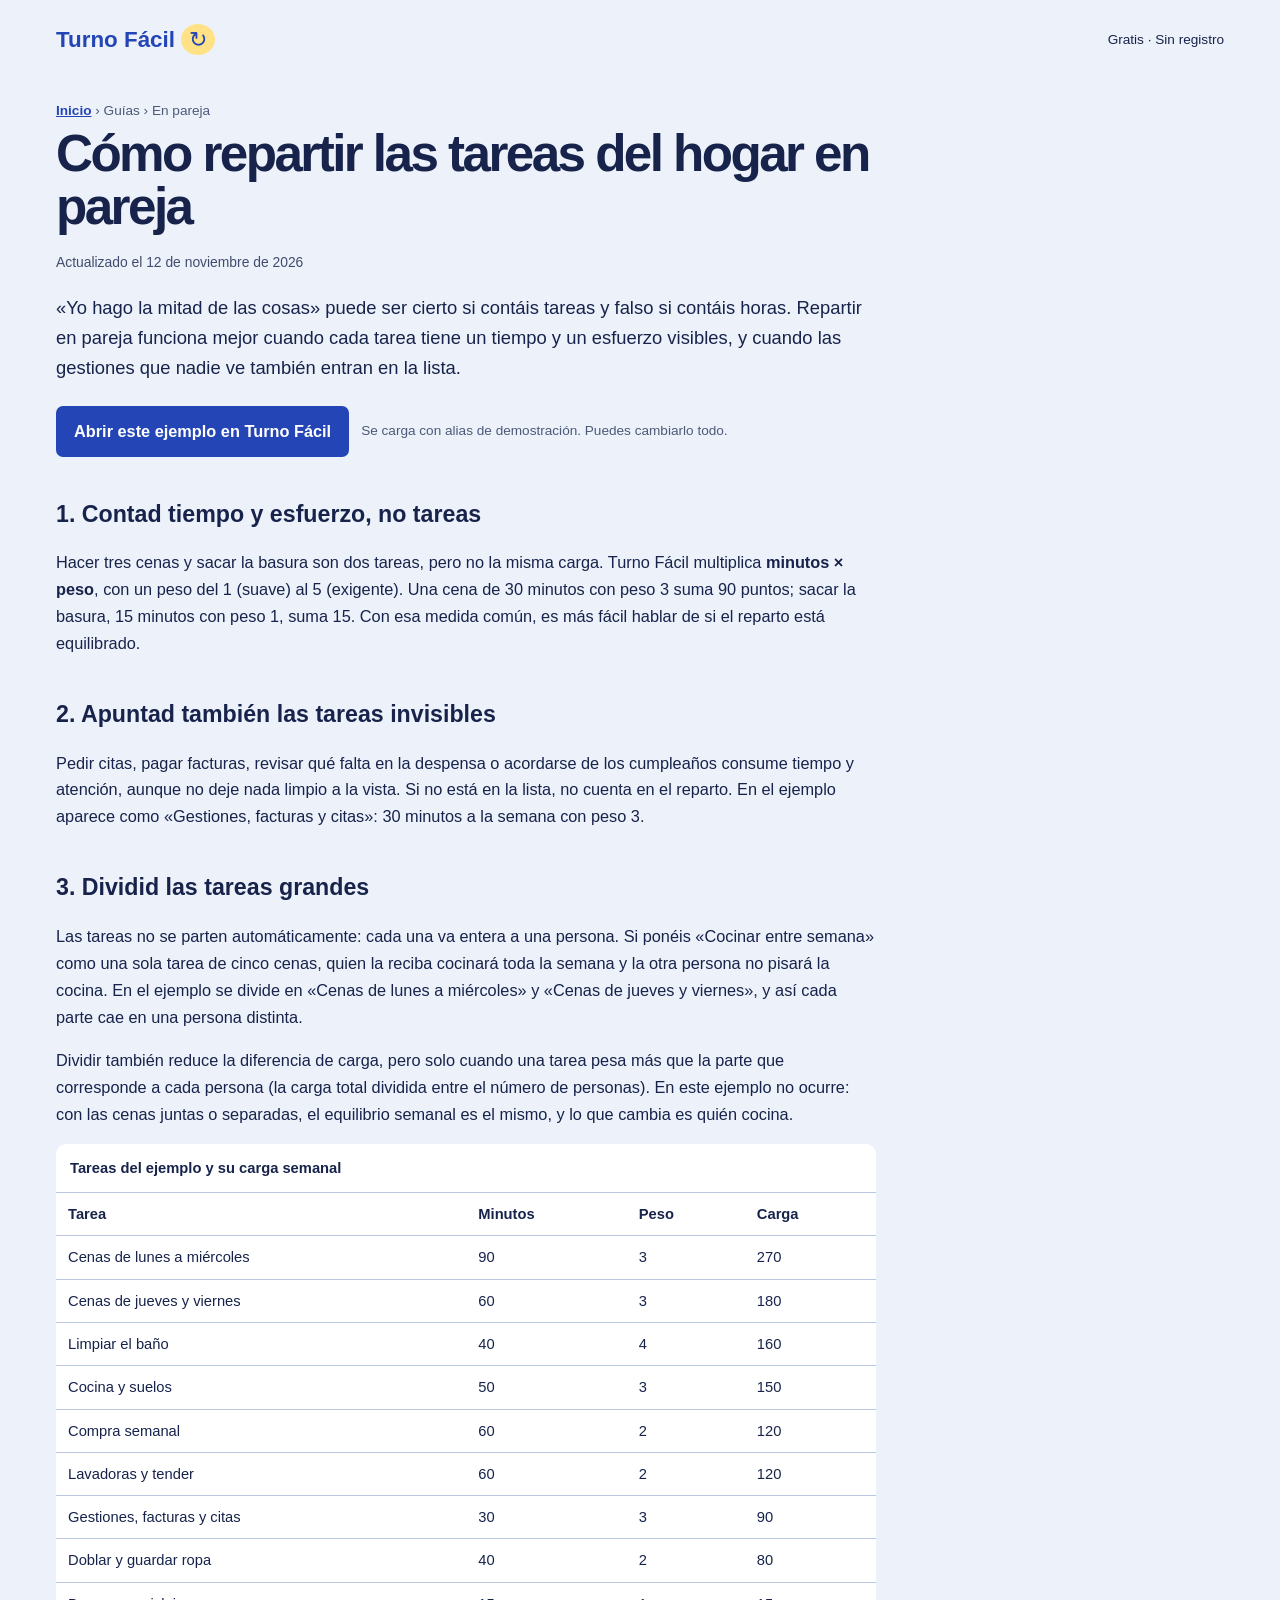
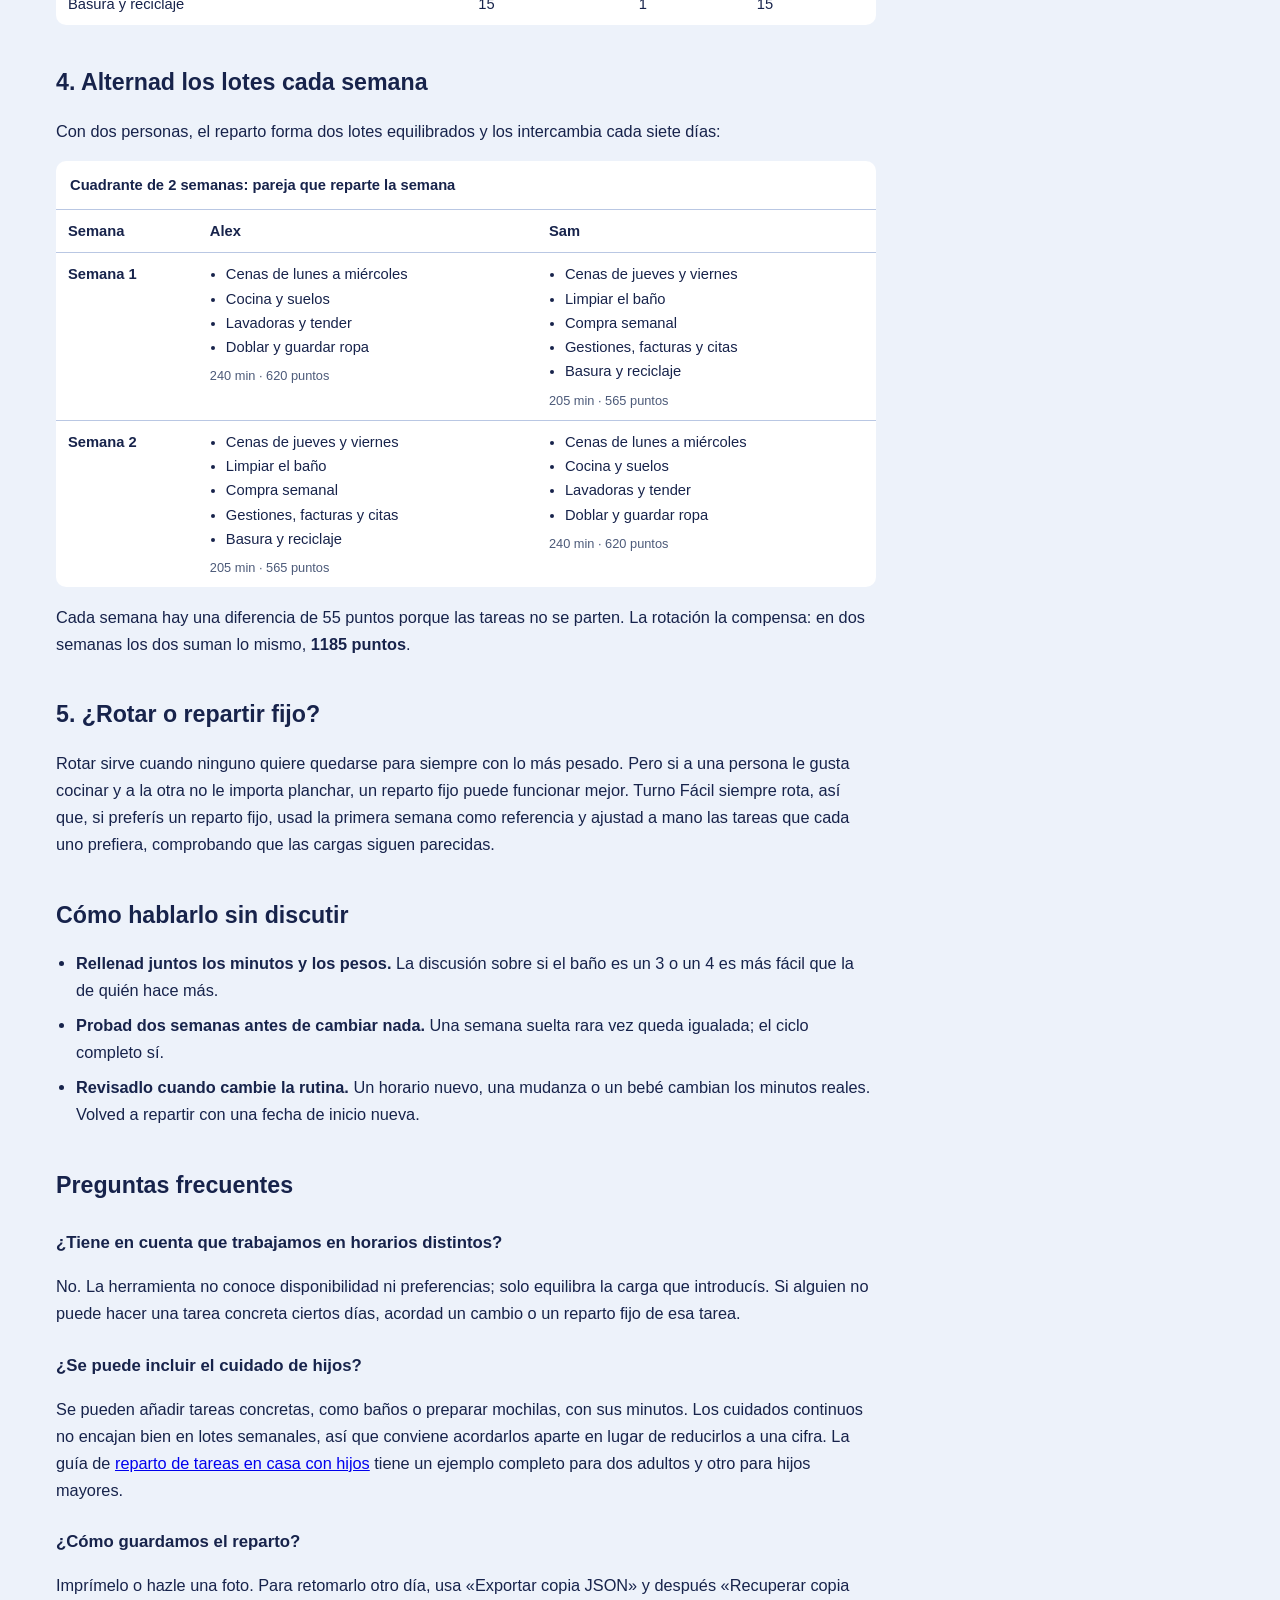
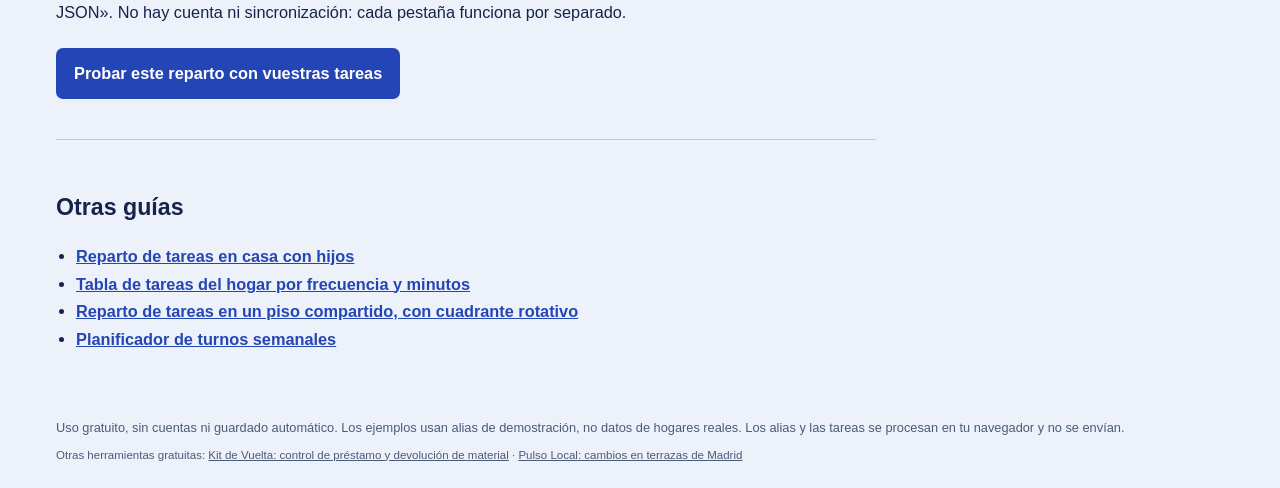
<file: reparto-tareas-pareja.html>
<!doctype html>
<html lang="es">
<head><meta charset="utf-8"><meta http-equiv="Content-Security-Policy" content="default-src &#x27;none&#x27;; script-src &#x27;self&#x27;; style-src &#x27;self&#x27;; img-src &#x27;self&#x27; data:; font-src &#x27;self&#x27;; connect-src &#x27;self&#x27;; manifest-src &#x27;self&#x27;; object-src &#x27;none&#x27;; base-uri &#x27;none&#x27;; form-action &#x27;none&#x27;; frame-src &#x27;none&#x27;; worker-src &#x27;none&#x27;"><meta name="referrer" content="no-referrer"><meta name="robots" content="index,follow"><link rel="canonical" href="https://paniset.github.io/turno-facil/reparto-tareas-pareja"><meta property="og:type" content="website"><meta property="og:locale" content="es_ES"><meta name="twitter:card" content="summary_large_image"><meta property="og:title" content="Reparto de tareas del hogar en pareja: por tiempo y esfuerzo | Turno Fácil"><meta name="twitter:title" content="Reparto de tareas del hogar en pareja: por tiempo y esfuerzo | Turno Fácil"><meta property="og:description" content="Cómo repartir las tareas de casa en pareja sin contar solo tareas: minutos y esfuerzo, gestiones invisibles, tareas grandes divididas y un ejemplo de reparto semanal."><meta name="twitter:description" content="Cómo repartir las tareas de casa en pareja sin contar solo tareas: minutos y esfuerzo, gestiones invisibles, tareas grandes divididas y un ejemplo de reparto semanal."><meta property="og:url" content="https://paniset.github.io/turno-facil/reparto-tareas-pareja"><meta property="og:image" content="https://paniset.github.io/turno-facil/og.png"><meta property="og:image:width" content="1200"><meta property="og:image:height" content="630"><meta name="twitter:image" content="https://paniset.github.io/turno-facil/og.png"><meta name="viewport" content="width=device-width, initial-scale=1"><meta name="theme-color" content="#2445b5"><title>Reparto de tareas del hogar en pareja: por tiempo y esfuerzo | Turno Fácil</title><meta name="description" content="Cómo repartir las tareas de casa en pareja sin contar solo tareas: minutos y esfuerzo, gestiones invisibles, tareas grandes divididas y un ejemplo de reparto semanal."><link rel="icon" href="data:,"><link rel="stylesheet" href="style.css">
<script type="application/ld+json">{"@context":"https://schema.org","@type":"Article","headline":"Cómo repartir las tareas del hogar en pareja","inLanguage":"es","datePublished":"2026-11-09","dateModified":"2026-11-12","author":{"@type":"Organization","name":"Turno Fácil","url":"https://paniset.github.io/turno-facil/"},"publisher":{"@type":"Organization","name":"Turno Fácil","url":"https://paniset.github.io/turno-facil/"},"mainEntityOfPage":"https://paniset.github.io/turno-facil/reparto-tareas-pareja"}</script><script type="application/ld+json">{"@context":"https://schema.org","@type":"BreadcrumbList","itemListElement":[{"@type":"ListItem","position":1,"name":"Turno Fácil","item":"https://paniset.github.io/turno-facil/"},{"@type":"ListItem","position":2,"name":"En pareja","item":"https://paniset.github.io/turno-facil/reparto-tareas-pareja"}]}</script></head>
<body class="guia">
<a class="skip-link" href="#contenido">Ir al contenido</a>
<header><a href="./" class="brand">Turno Fácil <span aria-hidden="true">↻</span></a><span>Gratis · Sin registro</span></header>
<main id="contenido">
<nav class="migas" aria-label="Ruta"><a href="./">Inicio</a> › Guías › En pareja</nav>
<article>
<h1>Cómo repartir las tareas del hogar en pareja</h1><p class="fecha">Actualizado el <time datetime="2026-11-12">12 de noviembre de 2026</time></p>
<p class="entradilla">«Yo hago la mitad de las cosas» puede ser cierto si contáis tareas y falso si contáis horas. Repartir en pareja funciona mejor cuando cada tarea tiene un tiempo y un esfuerzo visibles, y cuando las gestiones que nadie ve también entran en la lista.</p>
<p class="cta"><a class="boton" href="./?ejemplo=pareja">Abrir este ejemplo en Turno Fácil</a> <span>Se carga con alias de demostración. Puedes cambiarlo todo.</span></p>

<h2>1. Contad tiempo y esfuerzo, no tareas</h2>
<p>Hacer tres cenas y sacar la basura son dos tareas, pero no la misma carga. Turno Fácil multiplica <strong>minutos × peso</strong>, con un peso del 1 (suave) al 5 (exigente). Una cena de 30 minutos con peso 3 suma 90 puntos; sacar la basura, 15 minutos con peso 1, suma 15. Con esa medida común, es más fácil hablar de si el reparto está equilibrado.</p>

<h2>2. Apuntad también las tareas invisibles</h2>
<p>Pedir citas, pagar facturas, revisar qué falta en la despensa o acordarse de los cumpleaños consume tiempo y atención, aunque no deje nada limpio a la vista. Si no está en la lista, no cuenta en el reparto. En el ejemplo aparece como «Gestiones, facturas y citas»: 30 minutos a la semana con peso 3.</p>

<h2>3. Dividid las tareas grandes</h2>
<p>Las tareas no se parten automáticamente: cada una va entera a una persona. Si ponéis «Cocinar entre semana» como una sola tarea de cinco cenas, quien la reciba cocinará toda la semana y la otra persona no pisará la cocina. En el ejemplo se divide en «Cenas de lunes a miércoles» y «Cenas de jueves y viernes», y así cada parte cae en una persona distinta.</p>
<p>Dividir también reduce la diferencia de carga, pero solo cuando una tarea pesa más que la parte que corresponde a cada persona (la carga total dividida entre el número de personas). En este ejemplo no ocurre: con las cenas juntas o separadas, el equilibrio semanal es el mismo, y lo que cambia es quién cocina.</p>
<div class="tabla-scroll" tabindex="0" role="region" aria-label="Tareas del ejemplo y su carga semanal"><table>
<caption>Tareas del ejemplo y su carga semanal</caption>
<thead><tr><th scope="col">Tarea</th><th scope="col">Minutos</th><th scope="col">Peso</th><th scope="col">Carga</th></tr></thead>
<tbody>
<tr><td>Cenas de lunes a miércoles</td><td>90</td><td>3</td><td>270</td></tr>
<tr><td>Cenas de jueves y viernes</td><td>60</td><td>3</td><td>180</td></tr>
<tr><td>Limpiar el baño</td><td>40</td><td>4</td><td>160</td></tr>
<tr><td>Cocina y suelos</td><td>50</td><td>3</td><td>150</td></tr>
<tr><td>Compra semanal</td><td>60</td><td>2</td><td>120</td></tr>
<tr><td>Lavadoras y tender</td><td>60</td><td>2</td><td>120</td></tr>
<tr><td>Gestiones, facturas y citas</td><td>30</td><td>3</td><td>90</td></tr>
<tr><td>Doblar y guardar ropa</td><td>40</td><td>2</td><td>80</td></tr>
<tr><td>Basura y reciclaje</td><td>15</td><td>1</td><td>15</td></tr>
</tbody></table></div>

<h2>4. Alternad los lotes cada semana</h2>
<p>Con dos personas, el reparto forma dos lotes equilibrados y los intercambia cada siete días:</p>
<div class="tabla-scroll" tabindex="0" role="region" aria-label="Cuadrante de 2 semanas: pareja que reparte la semana"><table class="cuadrante" data-ejemplo="pareja"><caption>Cuadrante de 2 semanas: pareja que reparte la semana</caption><thead><tr><th scope="col">Semana</th><th scope="col">Alex</th><th scope="col">Sam</th></tr></thead><tbody><tr><th scope="row">Semana 1</th><td><ul><li>Cenas de lunes a miércoles</li><li>Cocina y suelos</li><li>Lavadoras y tender</li><li>Doblar y guardar ropa</li></ul><span class="carga">240 min · 620 puntos</span></td><td><ul><li>Cenas de jueves y viernes</li><li>Limpiar el baño</li><li>Compra semanal</li><li>Gestiones, facturas y citas</li><li>Basura y reciclaje</li></ul><span class="carga">205 min · 565 puntos</span></td></tr><tr><th scope="row">Semana 2</th><td><ul><li>Cenas de jueves y viernes</li><li>Limpiar el baño</li><li>Compra semanal</li><li>Gestiones, facturas y citas</li><li>Basura y reciclaje</li></ul><span class="carga">205 min · 565 puntos</span></td><td><ul><li>Cenas de lunes a miércoles</li><li>Cocina y suelos</li><li>Lavadoras y tender</li><li>Doblar y guardar ropa</li></ul><span class="carga">240 min · 620 puntos</span></td></tr></tbody></table></div>
<p>Cada semana hay una diferencia de 55 puntos porque las tareas no se parten. La rotación la compensa: en dos semanas los dos suman lo mismo, <strong>1185 puntos</strong>.</p>

<h2>5. ¿Rotar o repartir fijo?</h2>
<p>Rotar sirve cuando ninguno quiere quedarse para siempre con lo más pesado. Pero si a una persona le gusta cocinar y a la otra no le importa planchar, un reparto fijo puede funcionar mejor. Turno Fácil siempre rota, así que, si preferís un reparto fijo, usad la primera semana como referencia y ajustad a mano las tareas que cada uno prefiera, comprobando que las cargas siguen parecidas.</p>

<h2>Cómo hablarlo sin discutir</h2>
<ul class="lista">
<li><strong>Rellenad juntos los minutos y los pesos.</strong> La discusión sobre si el baño es un 3 o un 4 es más fácil que la de quién hace más.</li>
<li><strong>Probad dos semanas antes de cambiar nada.</strong> Una semana suelta rara vez queda igualada; el ciclo completo sí.</li>
<li><strong>Revisadlo cuando cambie la rutina.</strong> Un horario nuevo, una mudanza o un bebé cambian los minutos reales. Volved a repartir con una fecha de inicio nueva.</li>
</ul>

<h2>Preguntas frecuentes</h2>
<h3>¿Tiene en cuenta que trabajamos en horarios distintos?</h3>
<p>No. La herramienta no conoce disponibilidad ni preferencias; solo equilibra la carga que introducís. Si alguien no puede hacer una tarea concreta ciertos días, acordad un cambio o un reparto fijo de esa tarea.</p>
<h3>¿Se puede incluir el cuidado de hijos?</h3>
<p>Se pueden añadir tareas concretas, como baños o preparar mochilas, con sus minutos. Los cuidados continuos no encajan bien en lotes semanales, así que conviene acordarlos aparte en lugar de reducirlos a una cifra. La guía de <a href="reparto-tareas-casa-con-hijos">reparto de tareas en casa con hijos</a> tiene un ejemplo completo para dos adultos y otro para hijos mayores.</p>
<h3>¿Cómo guardamos el reparto?</h3>
<p>Imprímelo o hazle una foto. Para retomarlo otro día, usa «Exportar copia JSON» y después «Recuperar copia JSON». No hay cuenta ni sincronización: cada pestaña funciona por separado.</p>

<p class="cta"><a class="boton" href="./?ejemplo=pareja">Probar este reparto con vuestras tareas</a></p>
<aside class="relacionadas" aria-labelledby="mas-guias"><h2 id="mas-guias">Otras guías</h2><ul><li><a href="reparto-tareas-casa-con-hijos">Reparto de tareas en casa con hijos</a></li><li><a href="tabla-tareas-hogar-frecuencia-minutos">Tabla de tareas del hogar por frecuencia y minutos</a></li><li><a href="reparto-tareas-piso-compartido">Reparto de tareas en un piso compartido, con cuadrante rotativo</a></li><li><a href="./">Planificador de turnos semanales</a></li></ul></aside>
</article>
</main>
<footer>Uso gratuito, sin cuentas ni guardado automático. Los ejemplos usan alias de demostración, no datos de hogares reales. Los alias y las tareas se procesan en tu navegador y no se envían.<nav class="otras" aria-label="Otras herramientas gratuitas">Otras herramientas gratuitas: <a href="https://paniset.github.io/kit-de-vuelta/">Kit de Vuelta: control de préstamo y devolución de material</a> · <a href="https://paniset.github.io/pulso-local-madrid/">Pulso Local: cambios en terrazas de Madrid</a></nav></footer>
</body></html>
</file>
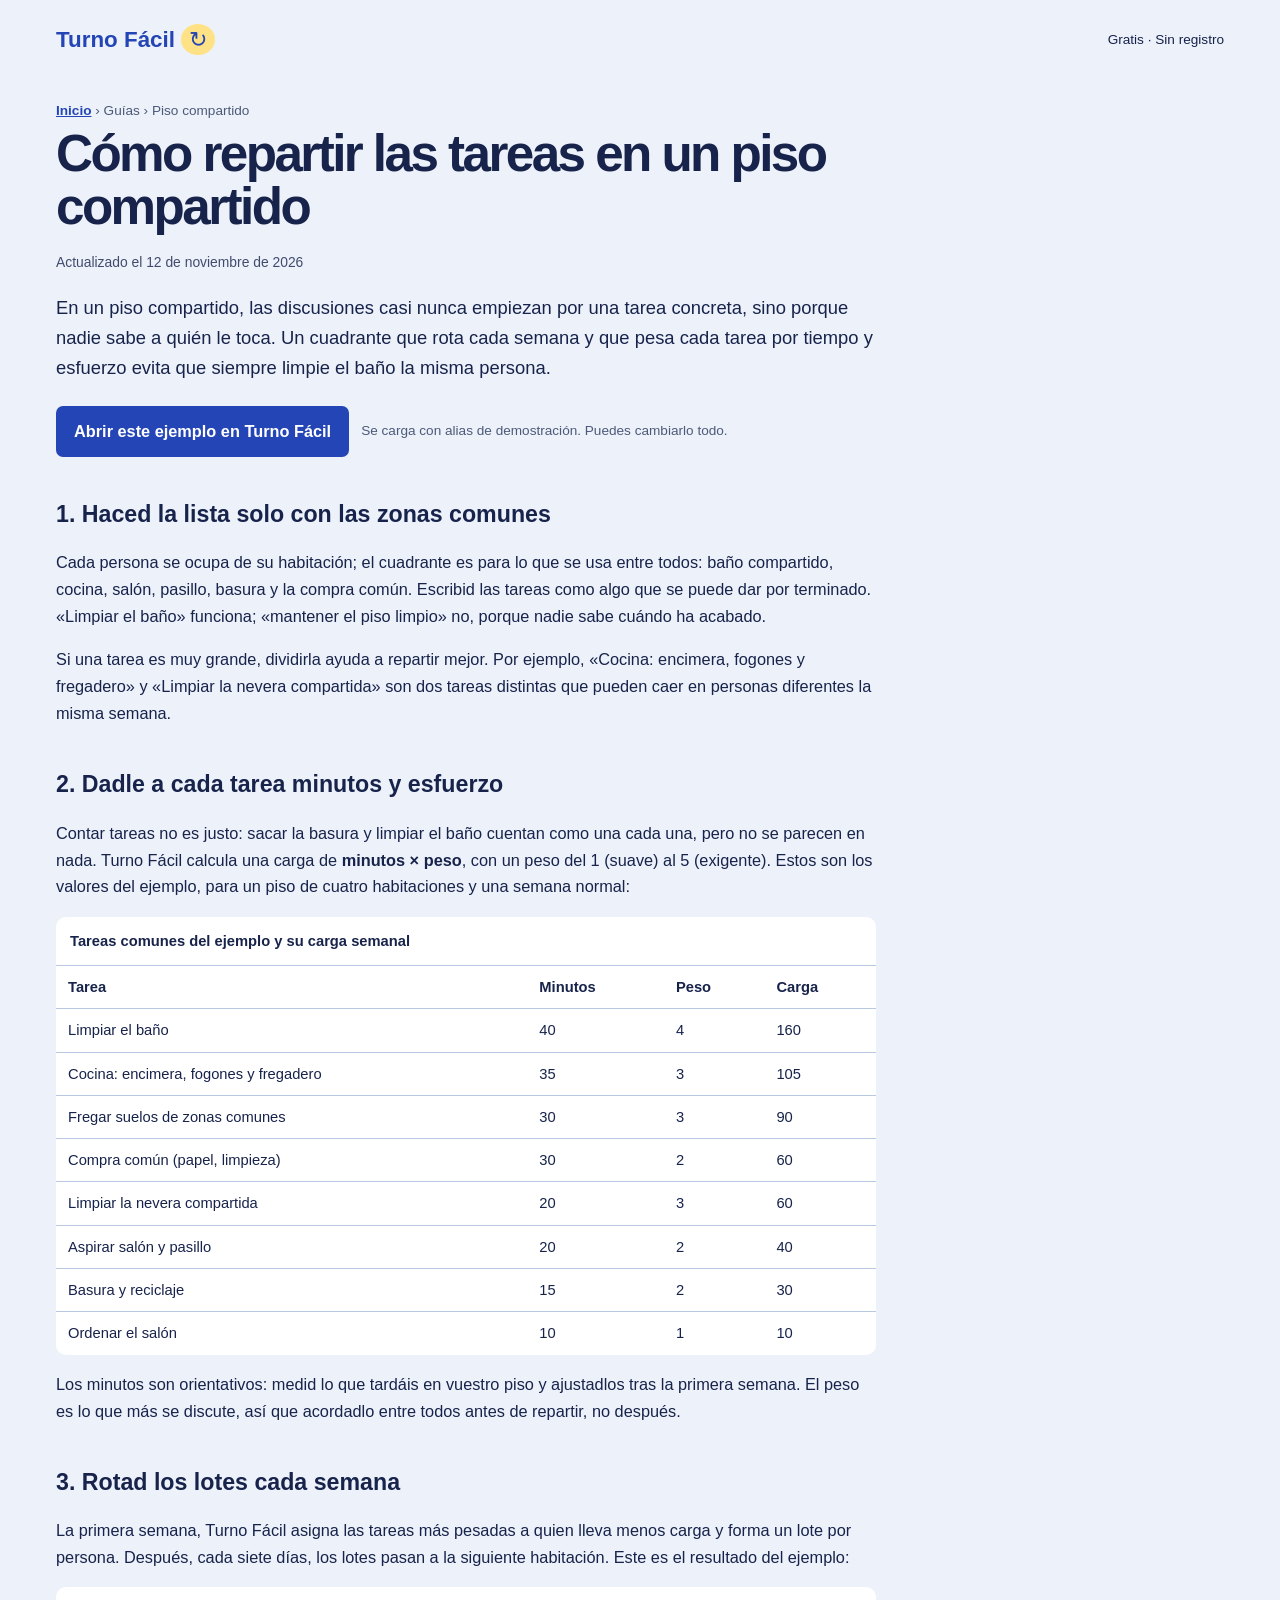
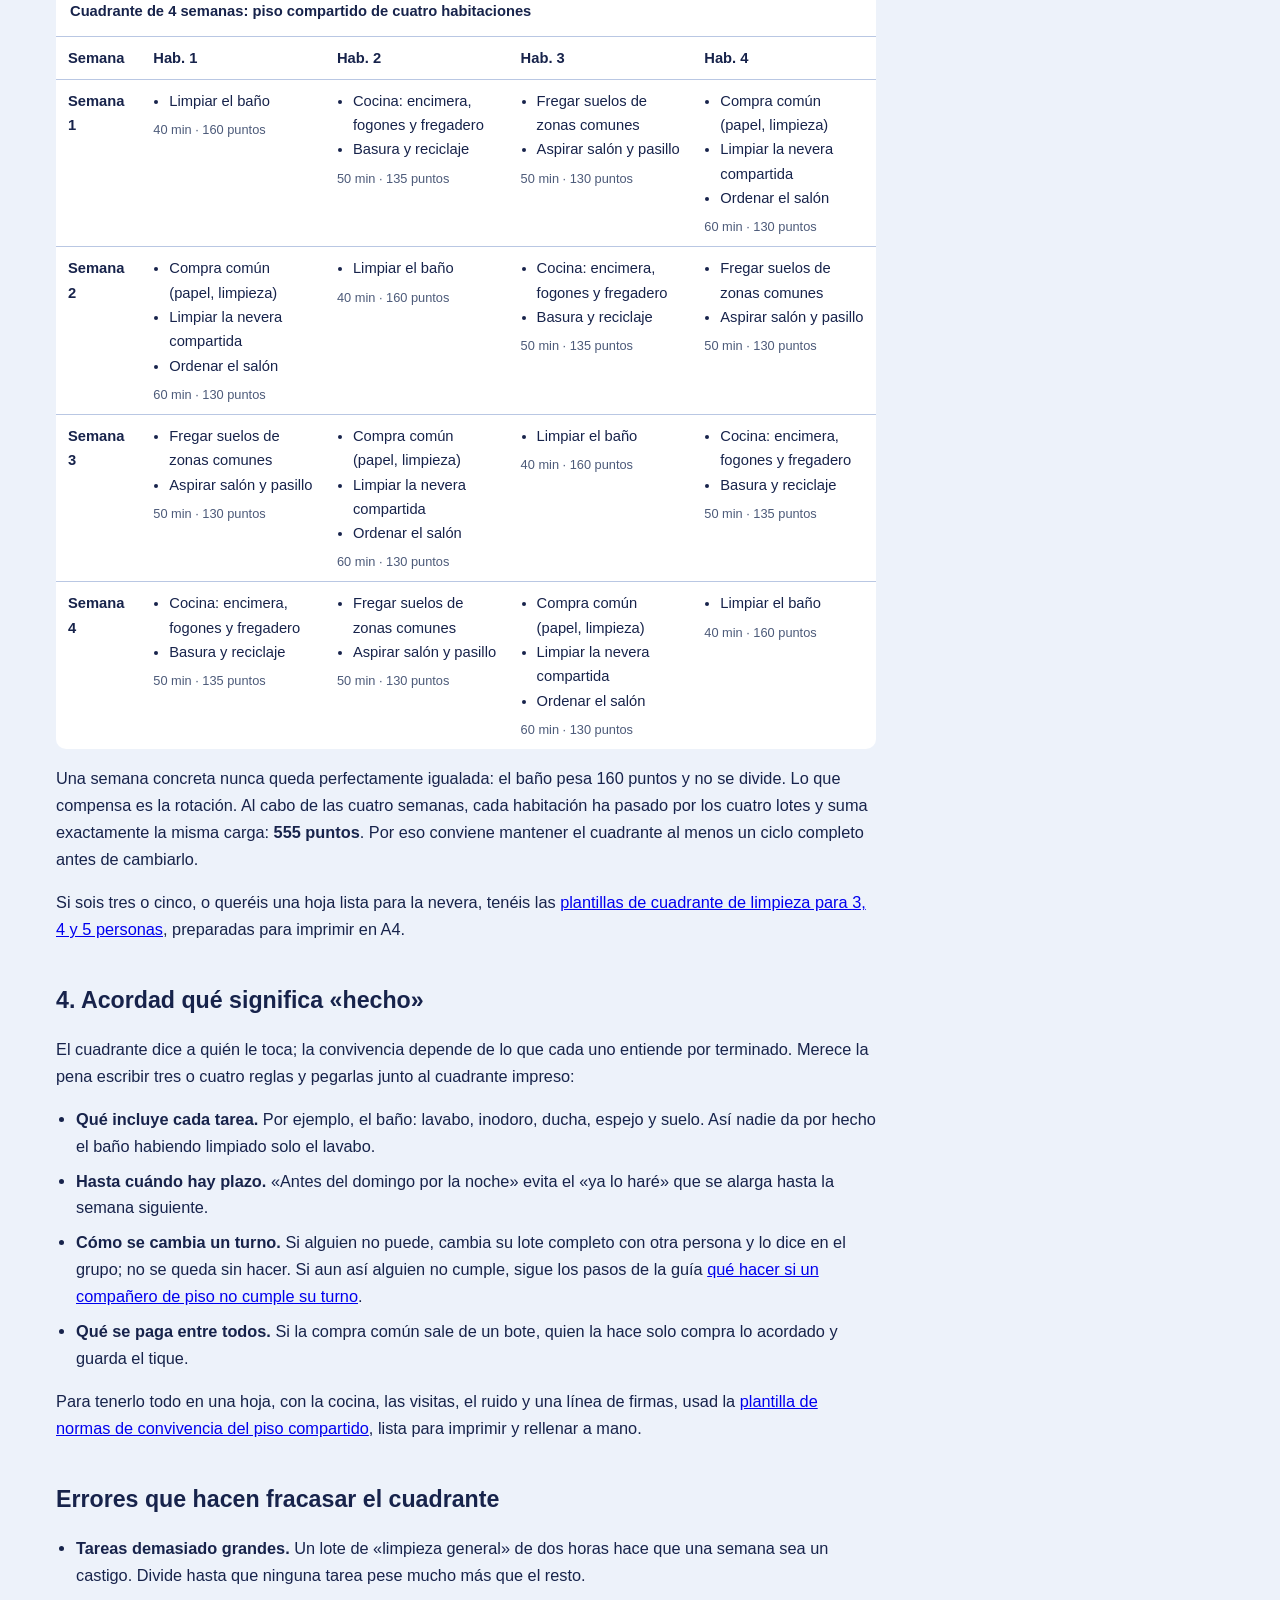
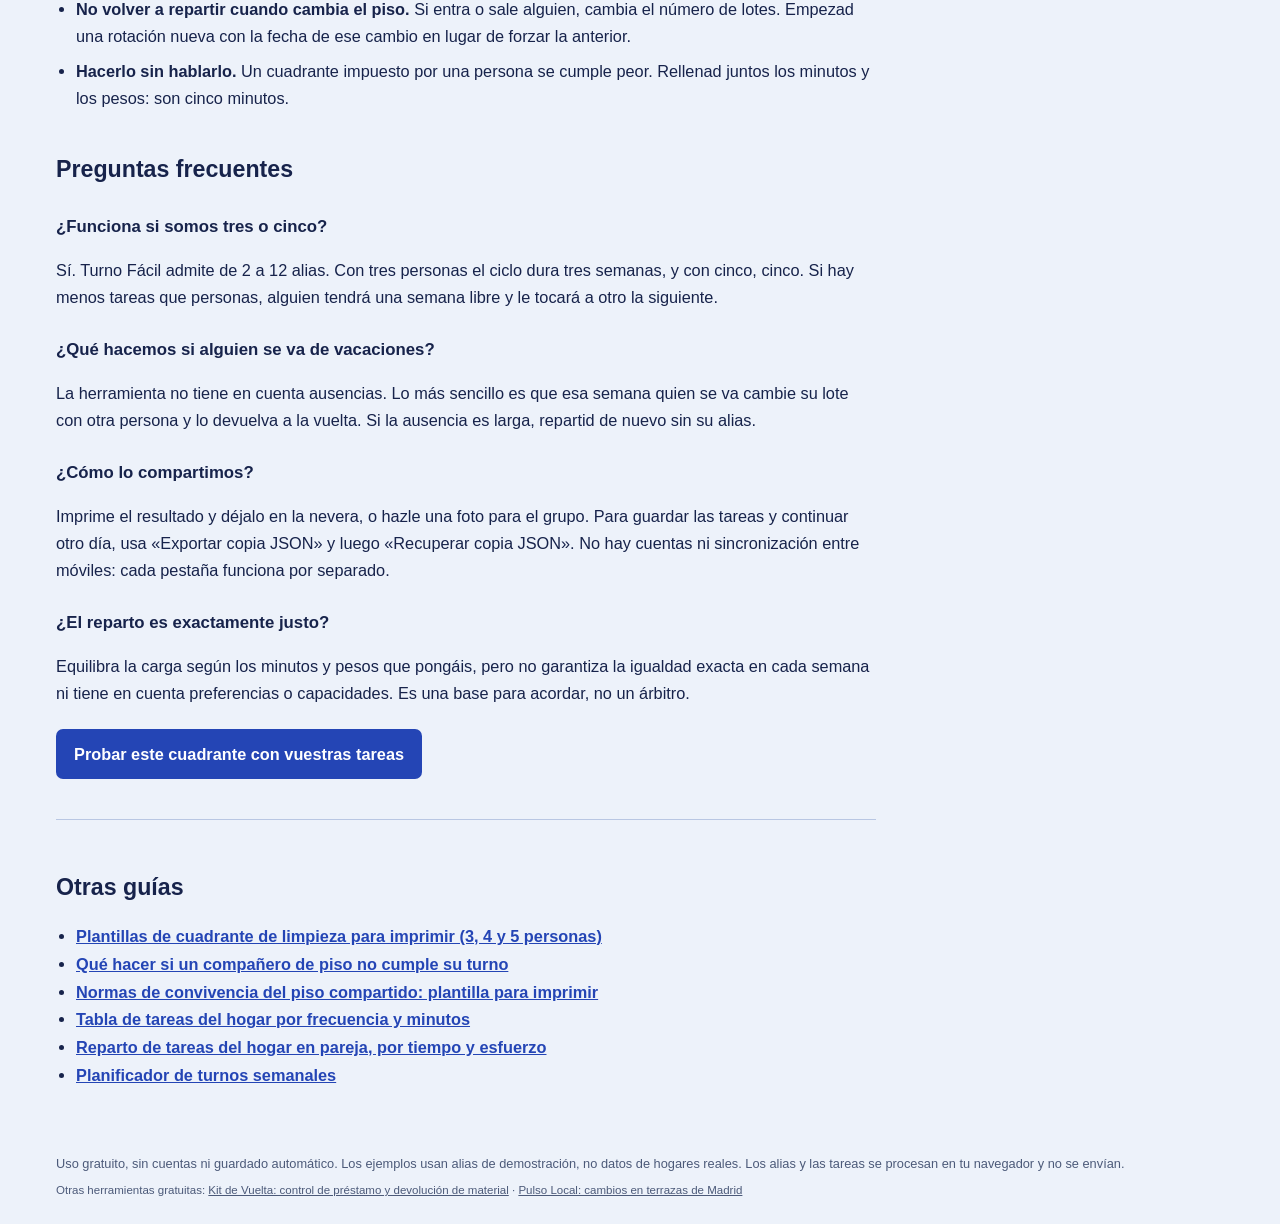
<file: reparto-tareas-piso-compartido.html>
<!doctype html>
<html lang="es">
<head><meta charset="utf-8"><meta http-equiv="Content-Security-Policy" content="default-src &#x27;none&#x27;; script-src &#x27;self&#x27;; style-src &#x27;self&#x27;; img-src &#x27;self&#x27; data:; font-src &#x27;self&#x27;; connect-src &#x27;self&#x27;; manifest-src &#x27;self&#x27;; object-src &#x27;none&#x27;; base-uri &#x27;none&#x27;; form-action &#x27;none&#x27;; frame-src &#x27;none&#x27;; worker-src &#x27;none&#x27;"><meta name="referrer" content="no-referrer"><meta name="robots" content="index,follow"><link rel="canonical" href="https://paniset.github.io/turno-facil/reparto-tareas-piso-compartido"><meta property="og:type" content="website"><meta property="og:locale" content="es_ES"><meta name="twitter:card" content="summary_large_image"><meta property="og:title" content="Reparto de tareas en un piso compartido: cuadrante rotativo | Turno Fácil"><meta name="twitter:title" content="Reparto de tareas en un piso compartido: cuadrante rotativo | Turno Fácil"><meta property="og:description" content="Cómo repartir la limpieza de un piso compartido de forma justa: lista de tareas comunes, minutos y esfuerzo, cuadrante de 4 semanas que rota y reglas de convivencia."><meta name="twitter:description" content="Cómo repartir la limpieza de un piso compartido de forma justa: lista de tareas comunes, minutos y esfuerzo, cuadrante de 4 semanas que rota y reglas de convivencia."><meta property="og:url" content="https://paniset.github.io/turno-facil/reparto-tareas-piso-compartido"><meta property="og:image" content="https://paniset.github.io/turno-facil/og.png"><meta property="og:image:width" content="1200"><meta property="og:image:height" content="630"><meta name="twitter:image" content="https://paniset.github.io/turno-facil/og.png"><meta name="viewport" content="width=device-width, initial-scale=1"><meta name="theme-color" content="#2445b5"><title>Reparto de tareas en un piso compartido: cuadrante rotativo | Turno Fácil</title><meta name="description" content="Cómo repartir la limpieza de un piso compartido de forma justa: lista de tareas comunes, minutos y esfuerzo, cuadrante de 4 semanas que rota y reglas de convivencia."><link rel="icon" href="data:,"><link rel="stylesheet" href="style.css">
<script type="application/ld+json">{"@context":"https://schema.org","@type":"Article","headline":"Cómo repartir las tareas en un piso compartido","inLanguage":"es","datePublished":"2026-11-09","dateModified":"2026-11-12","author":{"@type":"Organization","name":"Turno Fácil","url":"https://paniset.github.io/turno-facil/"},"publisher":{"@type":"Organization","name":"Turno Fácil","url":"https://paniset.github.io/turno-facil/"},"mainEntityOfPage":"https://paniset.github.io/turno-facil/reparto-tareas-piso-compartido"}</script><script type="application/ld+json">{"@context":"https://schema.org","@type":"BreadcrumbList","itemListElement":[{"@type":"ListItem","position":1,"name":"Turno Fácil","item":"https://paniset.github.io/turno-facil/"},{"@type":"ListItem","position":2,"name":"Piso compartido","item":"https://paniset.github.io/turno-facil/reparto-tareas-piso-compartido"}]}</script></head>
<body class="guia">
<a class="skip-link" href="#contenido">Ir al contenido</a>
<header><a href="./" class="brand">Turno Fácil <span aria-hidden="true">↻</span></a><span>Gratis · Sin registro</span></header>
<main id="contenido">
<nav class="migas" aria-label="Ruta"><a href="./">Inicio</a> › Guías › Piso compartido</nav>
<article>
<h1>Cómo repartir las tareas en un piso compartido</h1><p class="fecha">Actualizado el <time datetime="2026-11-12">12 de noviembre de 2026</time></p>
<p class="entradilla">En un piso compartido, las discusiones casi nunca empiezan por una tarea concreta, sino porque nadie sabe a quién le toca. Un cuadrante que rota cada semana y que pesa cada tarea por tiempo y esfuerzo evita que siempre limpie el baño la misma persona.</p>
<p class="cta"><a class="boton" href="./?ejemplo=piso-compartido">Abrir este ejemplo en Turno Fácil</a> <span>Se carga con alias de demostración. Puedes cambiarlo todo.</span></p>

<h2>1. Haced la lista solo con las zonas comunes</h2>
<p>Cada persona se ocupa de su habitación; el cuadrante es para lo que se usa entre todos: baño compartido, cocina, salón, pasillo, basura y la compra común. Escribid las tareas como algo que se puede dar por terminado. «Limpiar el baño» funciona; «mantener el piso limpio» no, porque nadie sabe cuándo ha acabado.</p>
<p>Si una tarea es muy grande, dividirla ayuda a repartir mejor. Por ejemplo, «Cocina: encimera, fogones y fregadero» y «Limpiar la nevera compartida» son dos tareas distintas que pueden caer en personas diferentes la misma semana.</p>

<h2>2. Dadle a cada tarea minutos y esfuerzo</h2>
<p>Contar tareas no es justo: sacar la basura y limpiar el baño cuentan como una cada una, pero no se parecen en nada. Turno Fácil calcula una carga de <strong>minutos × peso</strong>, con un peso del 1 (suave) al 5 (exigente). Estos son los valores del ejemplo, para un piso de cuatro habitaciones y una semana normal:</p>
<div class="tabla-scroll" tabindex="0" role="region" aria-label="Tareas comunes del ejemplo y su carga semanal"><table>
<caption>Tareas comunes del ejemplo y su carga semanal</caption>
<thead><tr><th scope="col">Tarea</th><th scope="col">Minutos</th><th scope="col">Peso</th><th scope="col">Carga</th></tr></thead>
<tbody>
<tr><td>Limpiar el baño</td><td>40</td><td>4</td><td>160</td></tr>
<tr><td>Cocina: encimera, fogones y fregadero</td><td>35</td><td>3</td><td>105</td></tr>
<tr><td>Fregar suelos de zonas comunes</td><td>30</td><td>3</td><td>90</td></tr>
<tr><td>Compra común (papel, limpieza)</td><td>30</td><td>2</td><td>60</td></tr>
<tr><td>Limpiar la nevera compartida</td><td>20</td><td>3</td><td>60</td></tr>
<tr><td>Aspirar salón y pasillo</td><td>20</td><td>2</td><td>40</td></tr>
<tr><td>Basura y reciclaje</td><td>15</td><td>2</td><td>30</td></tr>
<tr><td>Ordenar el salón</td><td>10</td><td>1</td><td>10</td></tr>
</tbody></table></div>
<p>Los minutos son orientativos: medid lo que tardáis en vuestro piso y ajustadlos tras la primera semana. El peso es lo que más se discute, así que acordadlo entre todos antes de repartir, no después.</p>

<h2>3. Rotad los lotes cada semana</h2>
<p>La primera semana, Turno Fácil asigna las tareas más pesadas a quien lleva menos carga y forma un lote por persona. Después, cada siete días, los lotes pasan a la siguiente habitación. Este es el resultado del ejemplo:</p>
<div class="tabla-scroll" tabindex="0" role="region" aria-label="Cuadrante de 4 semanas: piso compartido de cuatro habitaciones"><table class="cuadrante" data-ejemplo="piso-compartido"><caption>Cuadrante de 4 semanas: piso compartido de cuatro habitaciones</caption><thead><tr><th scope="col">Semana</th><th scope="col">Hab. 1</th><th scope="col">Hab. 2</th><th scope="col">Hab. 3</th><th scope="col">Hab. 4</th></tr></thead><tbody><tr><th scope="row">Semana 1</th><td><ul><li>Limpiar el baño</li></ul><span class="carga">40 min · 160 puntos</span></td><td><ul><li>Cocina: encimera, fogones y fregadero</li><li>Basura y reciclaje</li></ul><span class="carga">50 min · 135 puntos</span></td><td><ul><li>Fregar suelos de zonas comunes</li><li>Aspirar salón y pasillo</li></ul><span class="carga">50 min · 130 puntos</span></td><td><ul><li>Compra común (papel, limpieza)</li><li>Limpiar la nevera compartida</li><li>Ordenar el salón</li></ul><span class="carga">60 min · 130 puntos</span></td></tr><tr><th scope="row">Semana 2</th><td><ul><li>Compra común (papel, limpieza)</li><li>Limpiar la nevera compartida</li><li>Ordenar el salón</li></ul><span class="carga">60 min · 130 puntos</span></td><td><ul><li>Limpiar el baño</li></ul><span class="carga">40 min · 160 puntos</span></td><td><ul><li>Cocina: encimera, fogones y fregadero</li><li>Basura y reciclaje</li></ul><span class="carga">50 min · 135 puntos</span></td><td><ul><li>Fregar suelos de zonas comunes</li><li>Aspirar salón y pasillo</li></ul><span class="carga">50 min · 130 puntos</span></td></tr><tr><th scope="row">Semana 3</th><td><ul><li>Fregar suelos de zonas comunes</li><li>Aspirar salón y pasillo</li></ul><span class="carga">50 min · 130 puntos</span></td><td><ul><li>Compra común (papel, limpieza)</li><li>Limpiar la nevera compartida</li><li>Ordenar el salón</li></ul><span class="carga">60 min · 130 puntos</span></td><td><ul><li>Limpiar el baño</li></ul><span class="carga">40 min · 160 puntos</span></td><td><ul><li>Cocina: encimera, fogones y fregadero</li><li>Basura y reciclaje</li></ul><span class="carga">50 min · 135 puntos</span></td></tr><tr><th scope="row">Semana 4</th><td><ul><li>Cocina: encimera, fogones y fregadero</li><li>Basura y reciclaje</li></ul><span class="carga">50 min · 135 puntos</span></td><td><ul><li>Fregar suelos de zonas comunes</li><li>Aspirar salón y pasillo</li></ul><span class="carga">50 min · 130 puntos</span></td><td><ul><li>Compra común (papel, limpieza)</li><li>Limpiar la nevera compartida</li><li>Ordenar el salón</li></ul><span class="carga">60 min · 130 puntos</span></td><td><ul><li>Limpiar el baño</li></ul><span class="carga">40 min · 160 puntos</span></td></tr></tbody></table></div>
<p>Una semana concreta nunca queda perfectamente igualada: el baño pesa 160 puntos y no se divide. Lo que compensa es la rotación. Al cabo de las cuatro semanas, cada habitación ha pasado por los cuatro lotes y suma exactamente la misma carga: <strong>555 puntos</strong>. Por eso conviene mantener el cuadrante al menos un ciclo completo antes de cambiarlo.</p>
<p>Si sois tres o cinco, o queréis una hoja lista para la nevera, tenéis las <a href="cuadrante-limpieza-piso-compartido">plantillas de cuadrante de limpieza para 3, 4 y 5 personas</a>, preparadas para imprimir en A4.</p>

<h2>4. Acordad qué significa «hecho»</h2>
<p>El cuadrante dice a quién le toca; la convivencia depende de lo que cada uno entiende por terminado. Merece la pena escribir tres o cuatro reglas y pegarlas junto al cuadrante impreso:</p>
<ul class="lista">
<li><strong>Qué incluye cada tarea.</strong> Por ejemplo, el baño: lavabo, inodoro, ducha, espejo y suelo. Así nadie da por hecho el baño habiendo limpiado solo el lavabo.</li>
<li><strong>Hasta cuándo hay plazo.</strong> «Antes del domingo por la noche» evita el «ya lo haré» que se alarga hasta la semana siguiente.</li>
<li><strong>Cómo se cambia un turno.</strong> Si alguien no puede, cambia su lote completo con otra persona y lo dice en el grupo; no se queda sin hacer. Si aun así alguien no cumple, sigue los pasos de la guía <a href="companero-piso-no-cumple-turno-limpieza">qué hacer si un compañero de piso no cumple su turno</a>.</li>
<li><strong>Qué se paga entre todos.</strong> Si la compra común sale de un bote, quien la hace solo compra lo acordado y guarda el tique.</li>
</ul>
<p>Para tenerlo todo en una hoja, con la cocina, las visitas, el ruido y una línea de firmas, usad la <a href="normas-convivencia-piso-compartido">plantilla de normas de convivencia del piso compartido</a>, lista para imprimir y rellenar a mano.</p>

<h2>Errores que hacen fracasar el cuadrante</h2>
<ul class="lista">
<li><strong>Tareas demasiado grandes.</strong> Un lote de «limpieza general» de dos horas hace que una semana sea un castigo. Divide hasta que ninguna tarea pese mucho más que el resto.</li>
<li><strong>No volver a repartir cuando cambia el piso.</strong> Si entra o sale alguien, cambia el número de lotes. Empezad una rotación nueva con la fecha de ese cambio en lugar de forzar la anterior.</li>
<li><strong>Hacerlo sin hablarlo.</strong> Un cuadrante impuesto por una persona se cumple peor. Rellenad juntos los minutos y los pesos: son cinco minutos.</li>
</ul>

<h2>Preguntas frecuentes</h2>
<h3>¿Funciona si somos tres o cinco?</h3>
<p>Sí. Turno Fácil admite de 2 a 12 alias. Con tres personas el ciclo dura tres semanas, y con cinco, cinco. Si hay menos tareas que personas, alguien tendrá una semana libre y le tocará a otro la siguiente.</p>
<h3>¿Qué hacemos si alguien se va de vacaciones?</h3>
<p>La herramienta no tiene en cuenta ausencias. Lo más sencillo es que esa semana quien se va cambie su lote con otra persona y lo devuelva a la vuelta. Si la ausencia es larga, repartid de nuevo sin su alias.</p>
<h3>¿Cómo lo compartimos?</h3>
<p>Imprime el resultado y déjalo en la nevera, o hazle una foto para el grupo. Para guardar las tareas y continuar otro día, usa «Exportar copia JSON» y luego «Recuperar copia JSON». No hay cuentas ni sincronización entre móviles: cada pestaña funciona por separado.</p>
<h3>¿El reparto es exactamente justo?</h3>
<p>Equilibra la carga según los minutos y pesos que pongáis, pero no garantiza la igualdad exacta en cada semana ni tiene en cuenta preferencias o capacidades. Es una base para acordar, no un árbitro.</p>

<p class="cta"><a class="boton" href="./?ejemplo=piso-compartido">Probar este cuadrante con vuestras tareas</a></p>
<aside class="relacionadas" aria-labelledby="mas-guias"><h2 id="mas-guias">Otras guías</h2><ul><li><a href="cuadrante-limpieza-piso-compartido">Plantillas de cuadrante de limpieza para imprimir (3, 4 y 5 personas)</a></li><li><a href="companero-piso-no-cumple-turno-limpieza">Qué hacer si un compañero de piso no cumple su turno</a></li><li><a href="normas-convivencia-piso-compartido">Normas de convivencia del piso compartido: plantilla para imprimir</a></li><li><a href="tabla-tareas-hogar-frecuencia-minutos">Tabla de tareas del hogar por frecuencia y minutos</a></li><li><a href="reparto-tareas-pareja">Reparto de tareas del hogar en pareja, por tiempo y esfuerzo</a></li><li><a href="./">Planificador de turnos semanales</a></li></ul></aside>
</article>
</main>
<footer>Uso gratuito, sin cuentas ni guardado automático. Los ejemplos usan alias de demostración, no datos de hogares reales. Los alias y las tareas se procesan en tu navegador y no se envían.<nav class="otras" aria-label="Otras herramientas gratuitas">Otras herramientas gratuitas: <a href="https://paniset.github.io/kit-de-vuelta/">Kit de Vuelta: control de préstamo y devolución de material</a> · <a href="https://paniset.github.io/pulso-local-madrid/">Pulso Local: cambios en terrazas de Madrid</a></nav></footer>
</body></html>
</file>
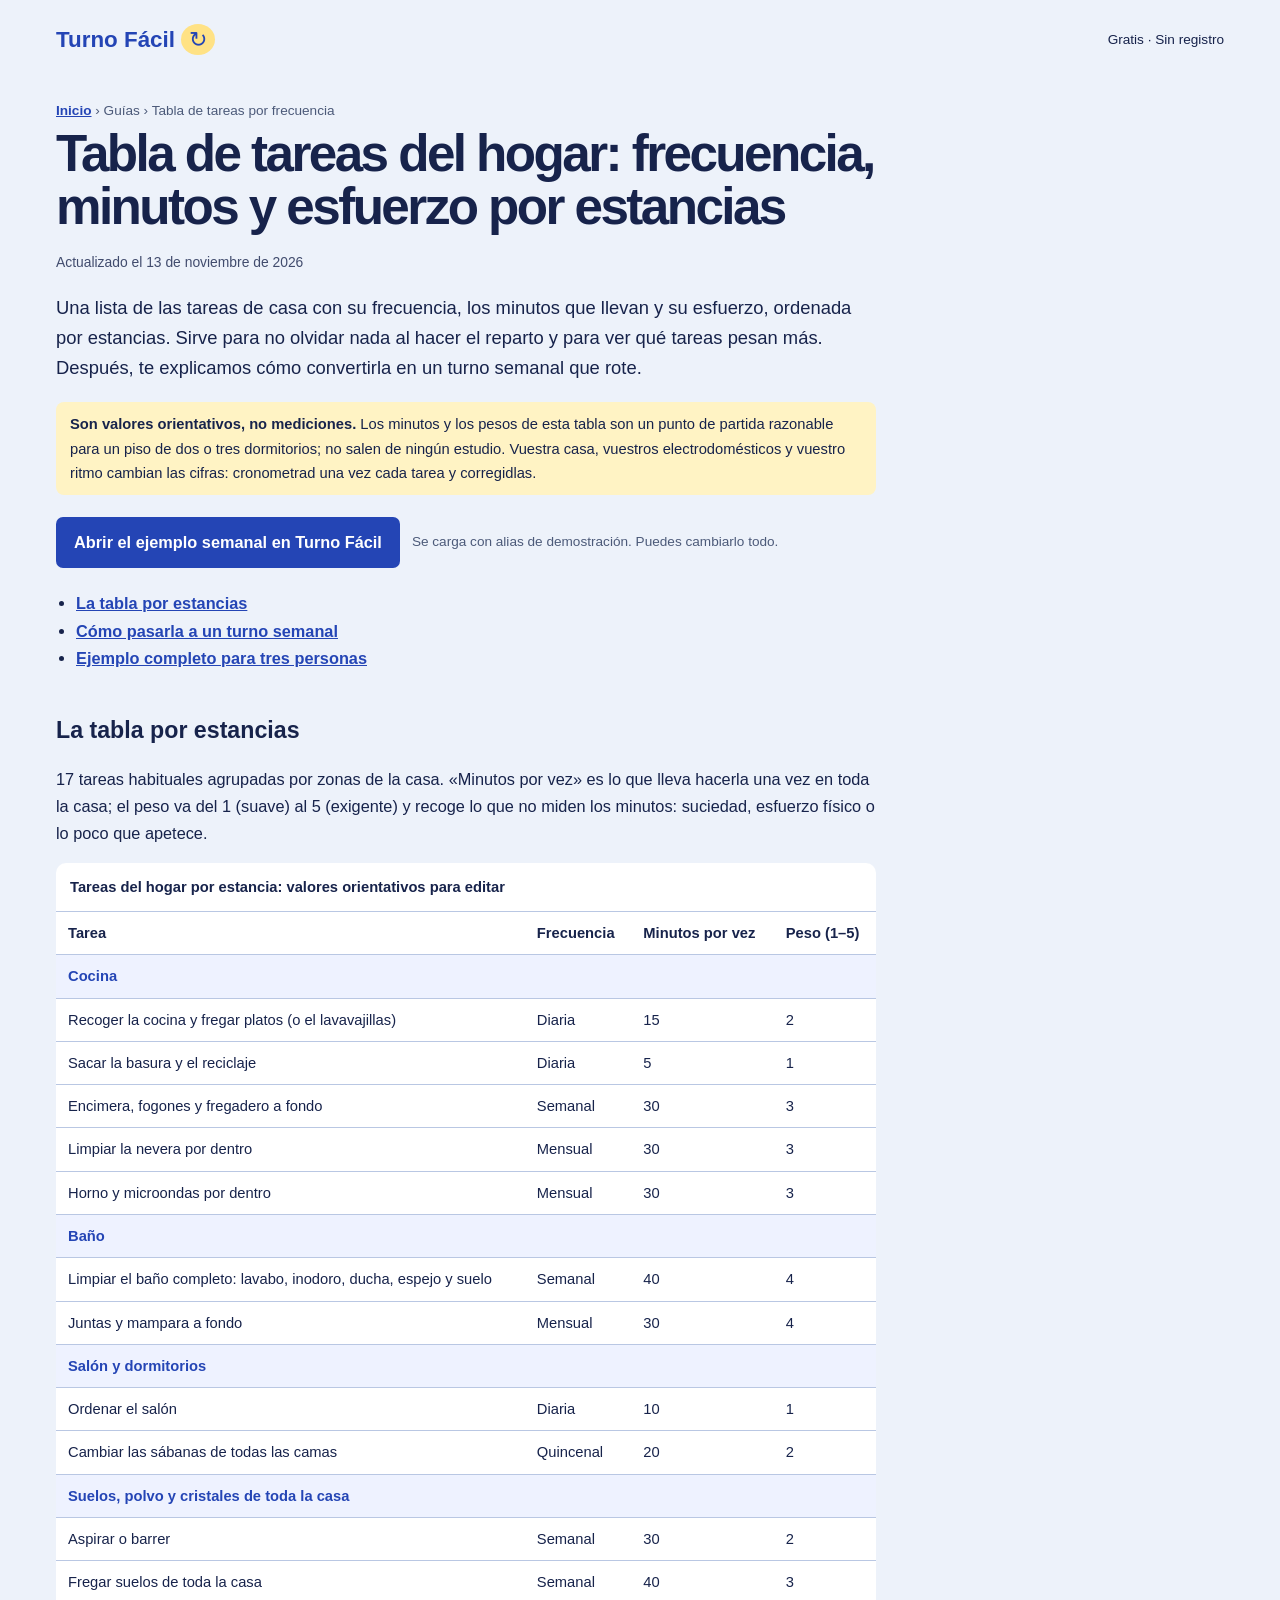
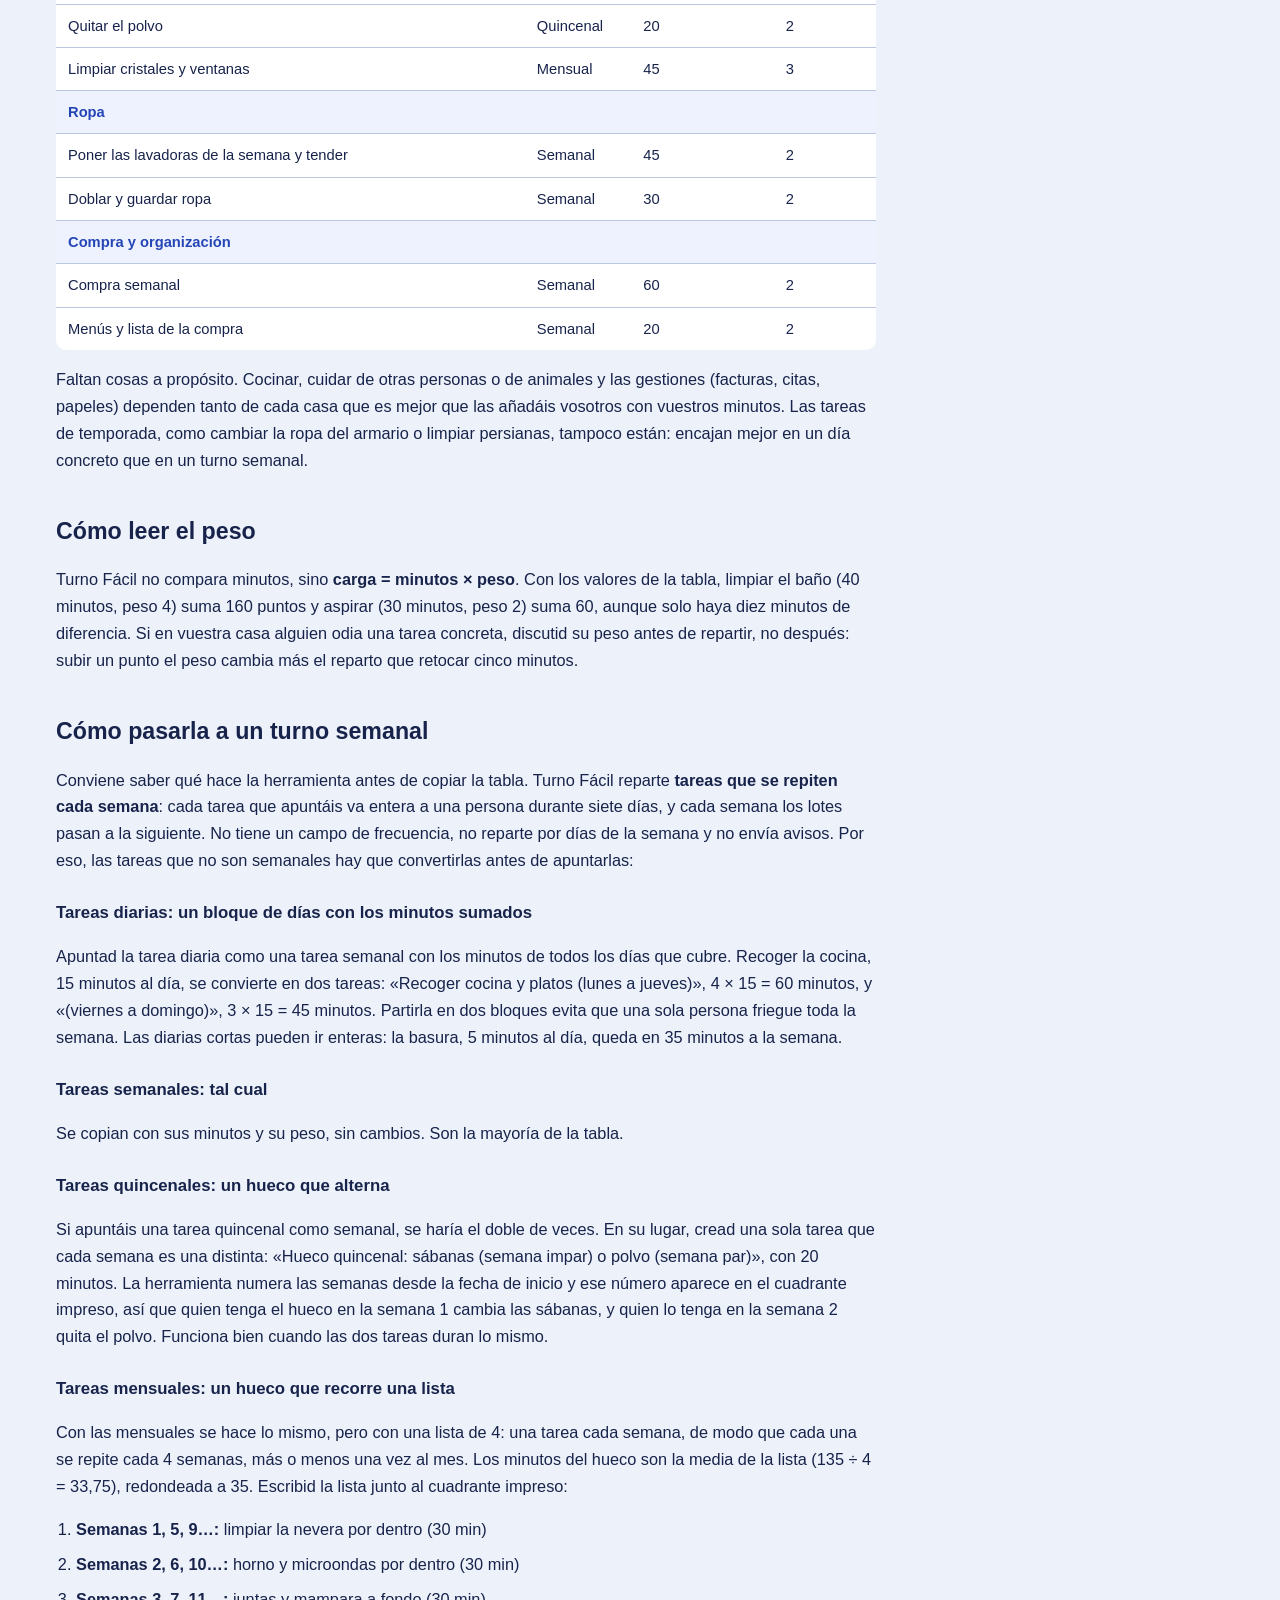
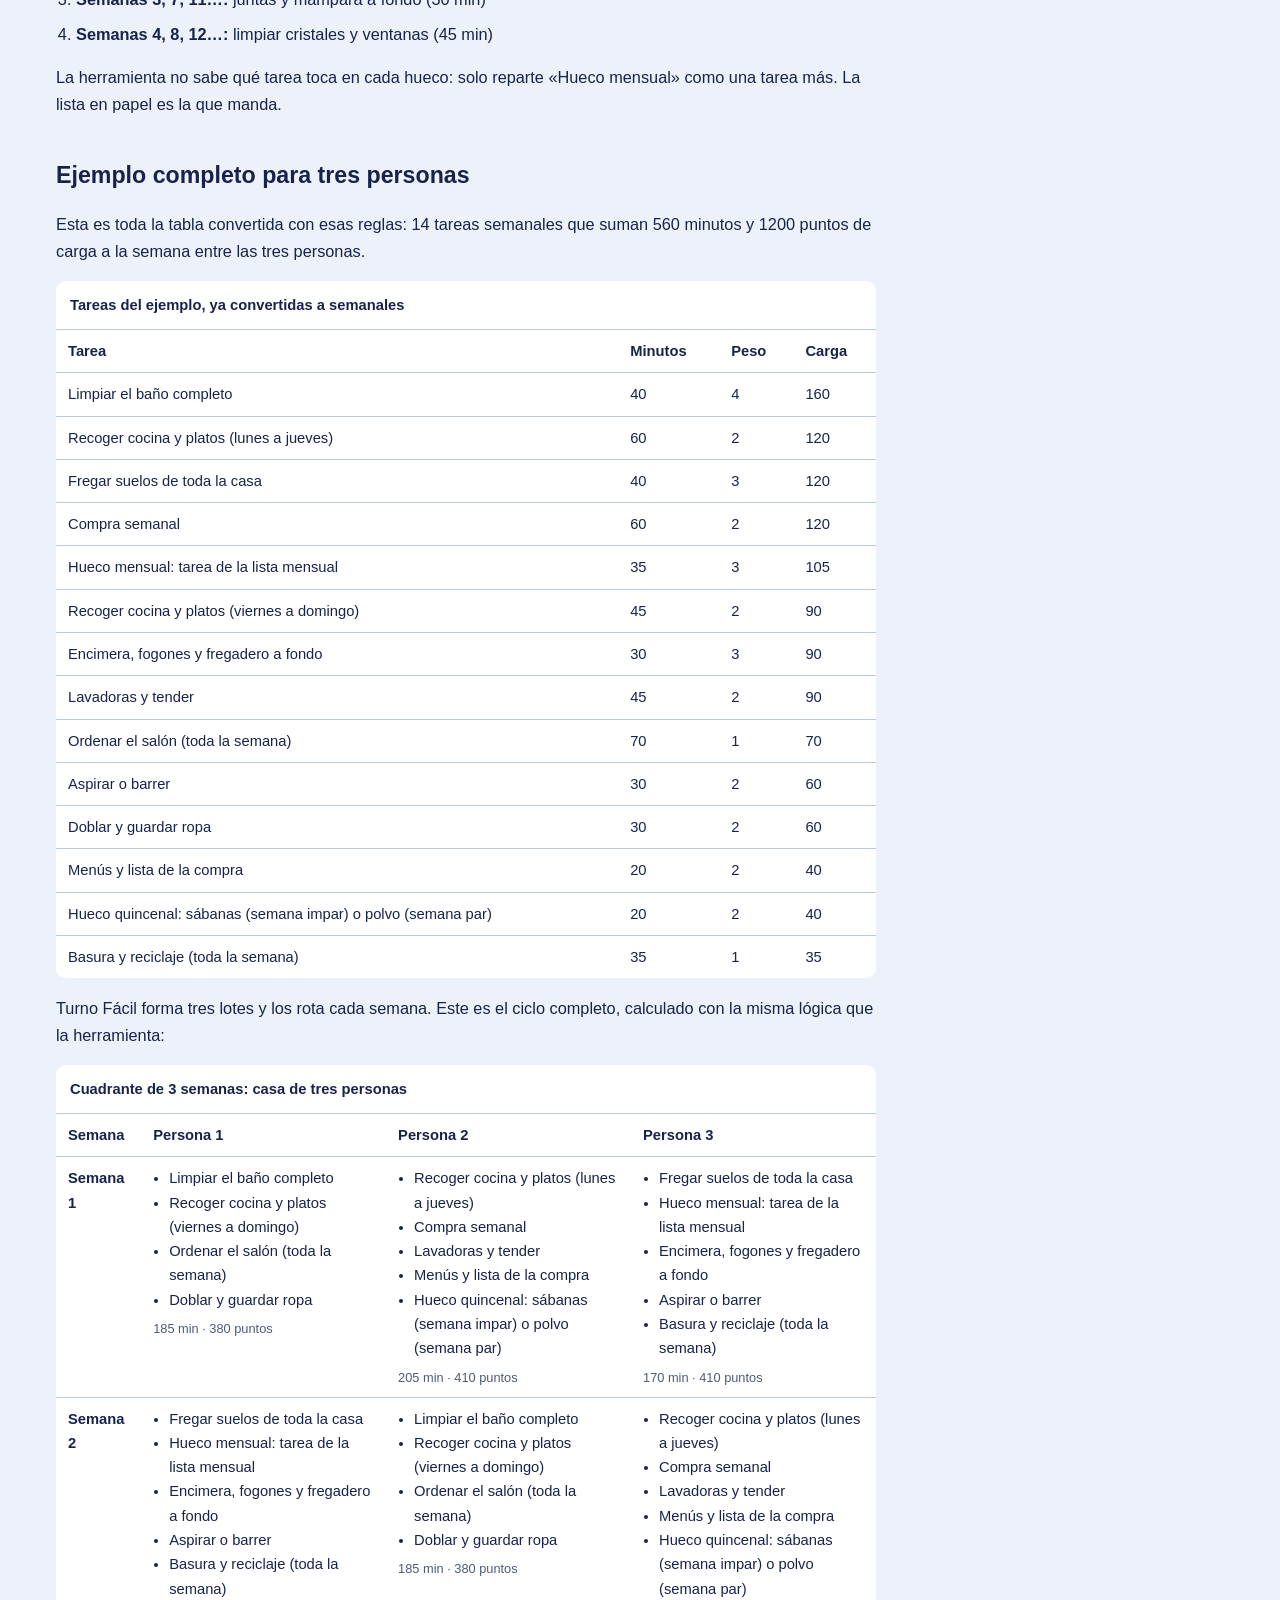
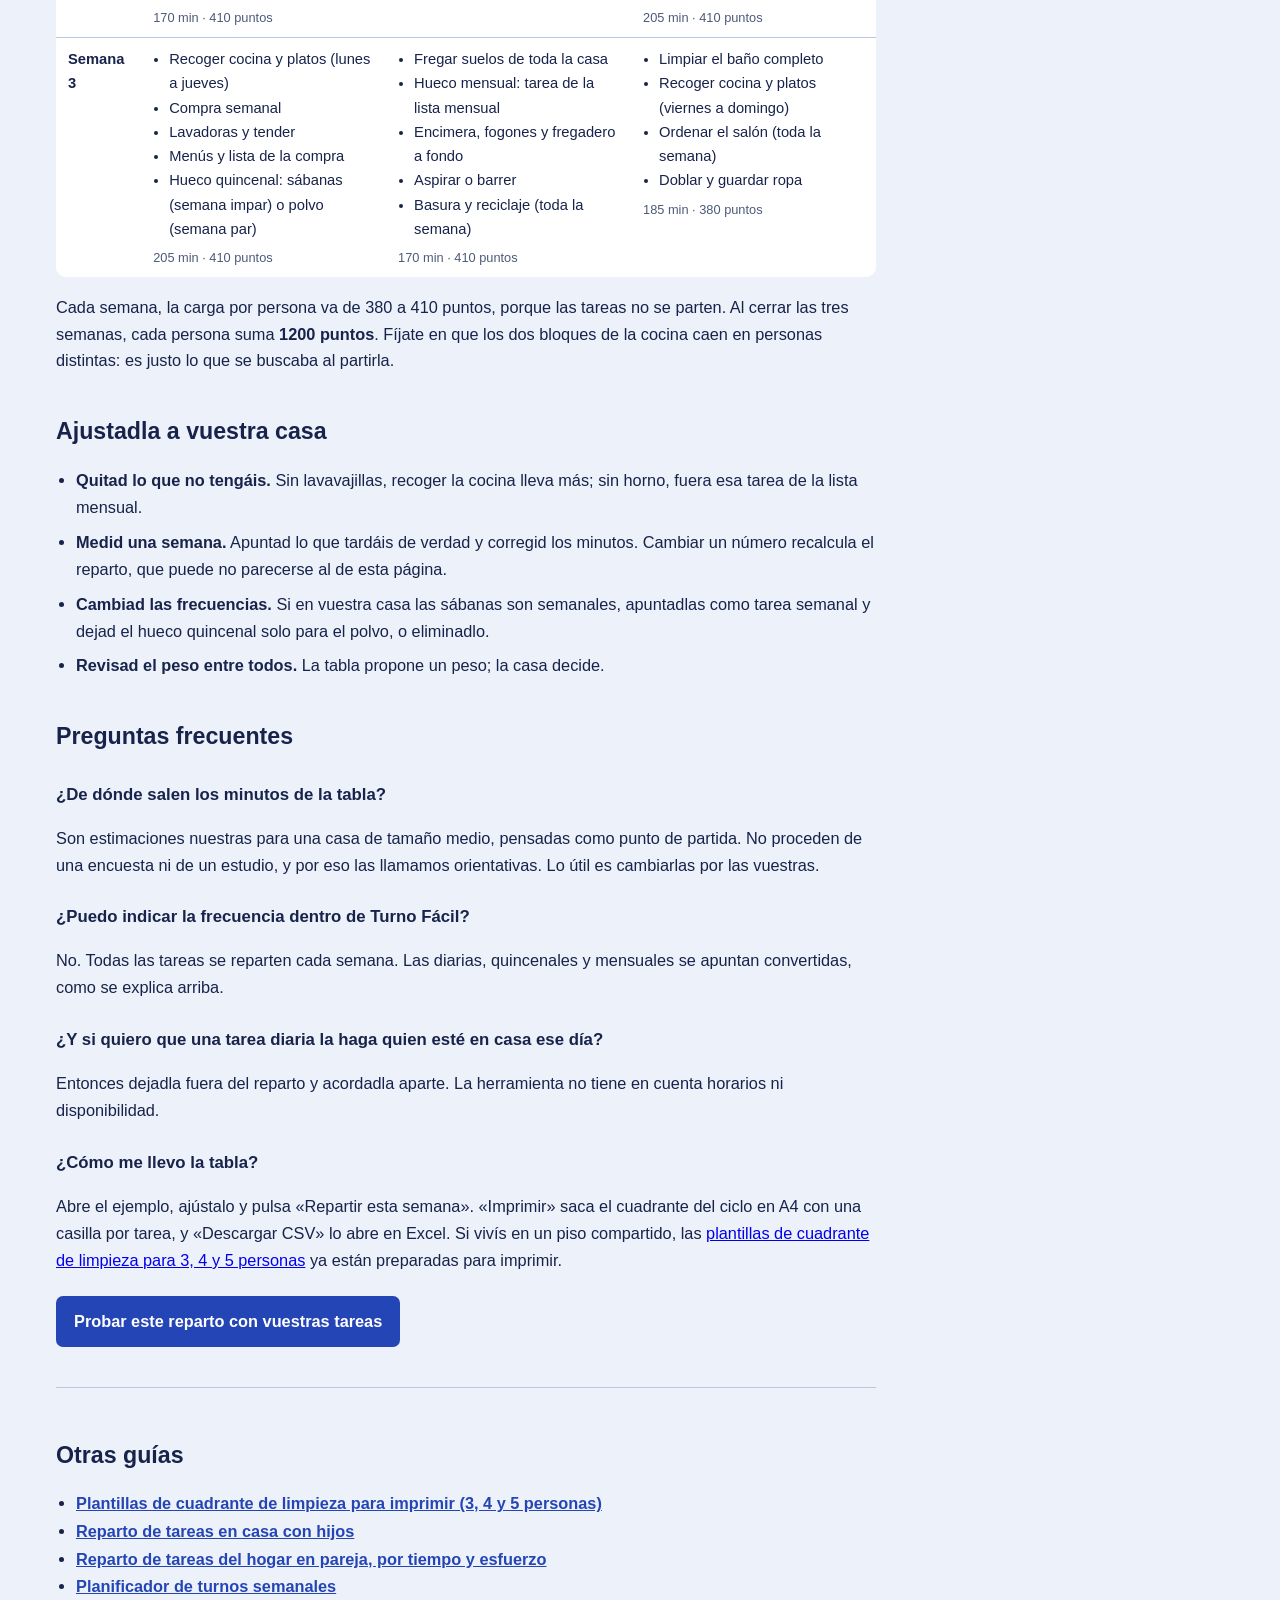
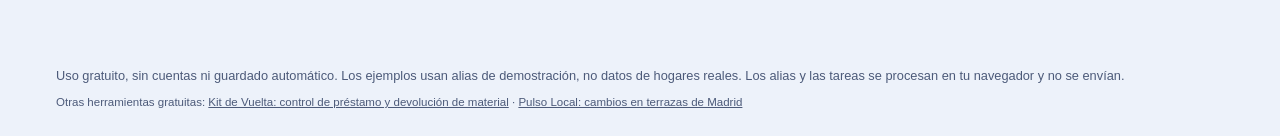
<file: tabla-tareas-hogar-frecuencia-minutos.html>
<!doctype html>
<html lang="es">
<head><meta charset="utf-8"><meta http-equiv="Content-Security-Policy" content="default-src &#x27;none&#x27;; script-src &#x27;self&#x27;; style-src &#x27;self&#x27;; img-src &#x27;self&#x27; data:; font-src &#x27;self&#x27;; connect-src &#x27;self&#x27;; manifest-src &#x27;self&#x27;; object-src &#x27;none&#x27;; base-uri &#x27;none&#x27;; form-action &#x27;none&#x27;; frame-src &#x27;none&#x27;; worker-src &#x27;none&#x27;"><meta name="referrer" content="no-referrer"><meta name="robots" content="index,follow"><link rel="canonical" href="https://paniset.github.io/turno-facil/tabla-tareas-hogar-frecuencia-minutos"><meta property="og:type" content="website"><meta property="og:locale" content="es_ES"><meta name="twitter:card" content="summary_large_image"><meta property="og:title" content="Tabla de tareas del hogar por frecuencia y minutos | Turno Fácil"><meta name="twitter:title" content="Tabla de tareas del hogar por frecuencia y minutos | Turno Fácil"><meta property="og:description" content="Tabla de tareas de casa por estancias, con frecuencia, minutos y esfuerzo orientativos, y cómo pasar las diarias, quincenales y mensuales a un turno semanal."><meta name="twitter:description" content="Tabla de tareas de casa por estancias, con frecuencia, minutos y esfuerzo orientativos, y cómo pasar las diarias, quincenales y mensuales a un turno semanal."><meta property="og:url" content="https://paniset.github.io/turno-facil/tabla-tareas-hogar-frecuencia-minutos"><meta property="og:image" content="https://paniset.github.io/turno-facil/og.png"><meta property="og:image:width" content="1200"><meta property="og:image:height" content="630"><meta name="twitter:image" content="https://paniset.github.io/turno-facil/og.png"><meta name="viewport" content="width=device-width, initial-scale=1"><meta name="theme-color" content="#2445b5"><title>Tabla de tareas del hogar por frecuencia y minutos | Turno Fácil</title><meta name="description" content="Tabla de tareas de casa por estancias, con frecuencia, minutos y esfuerzo orientativos, y cómo pasar las diarias, quincenales y mensuales a un turno semanal."><link rel="icon" href="data:,"><link rel="stylesheet" href="style.css">
<script type="application/ld+json">{"@context":"https://schema.org","@type":"Article","headline":"Tabla de tareas del hogar: frecuencia, minutos y esfuerzo por estancias","inLanguage":"es","datePublished":"2026-11-13","dateModified":"2026-11-13","author":{"@type":"Organization","name":"Turno Fácil","url":"https://paniset.github.io/turno-facil/"},"publisher":{"@type":"Organization","name":"Turno Fácil","url":"https://paniset.github.io/turno-facil/"},"mainEntityOfPage":"https://paniset.github.io/turno-facil/tabla-tareas-hogar-frecuencia-minutos"}</script><script type="application/ld+json">{"@context":"https://schema.org","@type":"BreadcrumbList","itemListElement":[{"@type":"ListItem","position":1,"name":"Turno Fácil","item":"https://paniset.github.io/turno-facil/"},{"@type":"ListItem","position":2,"name":"Tabla de tareas por frecuencia","item":"https://paniset.github.io/turno-facil/tabla-tareas-hogar-frecuencia-minutos"}]}</script></head>
<body class="guia">
<a class="skip-link" href="#contenido">Ir al contenido</a>
<header><a href="./" class="brand">Turno Fácil <span aria-hidden="true">↻</span></a><span>Gratis · Sin registro</span></header>
<main id="contenido">
<nav class="migas" aria-label="Ruta"><a href="./">Inicio</a> › Guías › Tabla de tareas por frecuencia</nav>
<article>
<h1>Tabla de tareas del hogar: frecuencia, minutos y esfuerzo por estancias</h1><p class="fecha">Actualizado el <time datetime="2026-11-13">13 de noviembre de 2026</time></p>
<p class="entradilla">Una lista de las tareas de casa con su frecuencia, los minutos que llevan y su esfuerzo, ordenada por estancias. Sirve para no olvidar nada al hacer el reparto y para ver qué tareas pesan más. Después, te explicamos cómo convertirla en un turno semanal que rote.</p>
<p class="aviso"><strong>Son valores orientativos, no mediciones.</strong> Los minutos y los pesos de esta tabla son un punto de partida razonable para un piso de dos o tres dormitorios; no salen de ningún estudio. Vuestra casa, vuestros electrodomésticos y vuestro ritmo cambian las cifras: cronometrad una vez cada tarea y corregidlas.</p>
<p class="cta"><a class="boton" href="./?ejemplo=casa-frecuencias">Abrir el ejemplo semanal en Turno Fácil</a> <span>Se carga con alias de demostración. Puedes cambiarlo todo.</span></p>
<nav class="indice" aria-label="En esta página"><ul><li><a href="#tabla">La tabla por estancias</a></li><li><a href="#pasarla">Cómo pasarla a un turno semanal</a></li><li><a href="#ejemplo">Ejemplo completo para tres personas</a></li></ul></nav>

<h2 id="tabla">La tabla por estancias</h2>
<p>17 tareas habituales agrupadas por zonas de la casa. «Minutos por vez» es lo que lleva hacerla una vez en toda la casa; el peso va del 1 (suave) al 5 (exigente) y recoge lo que no miden los minutos: suciedad, esfuerzo físico o lo poco que apetece.</p>
<div class="tabla-scroll" tabindex="0" role="region" aria-label="Tareas del hogar por estancia, con frecuencia, minutos y peso orientativos"><table class="frecuencias">
<caption>Tareas del hogar por estancia: valores orientativos para editar</caption>
<thead><tr><th scope="col">Tarea</th><th scope="col">Frecuencia</th><th scope="col">Minutos por vez</th><th scope="col">Peso (1–5)</th></tr></thead>
<tbody><tr><th scope="rowgroup" colspan="4">Cocina</th></tr>
<tr><td>Recoger la cocina y fregar platos (o el lavavajillas)</td><td>Diaria</td><td>15</td><td>2</td></tr>
<tr><td>Sacar la basura y el reciclaje</td><td>Diaria</td><td>5</td><td>1</td></tr>
<tr><td>Encimera, fogones y fregadero a fondo</td><td>Semanal</td><td>30</td><td>3</td></tr>
<tr><td>Limpiar la nevera por dentro</td><td>Mensual</td><td>30</td><td>3</td></tr>
<tr><td>Horno y microondas por dentro</td><td>Mensual</td><td>30</td><td>3</td></tr>
</tbody>
<tbody><tr><th scope="rowgroup" colspan="4">Baño</th></tr>
<tr><td>Limpiar el baño completo: lavabo, inodoro, ducha, espejo y suelo</td><td>Semanal</td><td>40</td><td>4</td></tr>
<tr><td>Juntas y mampara a fondo</td><td>Mensual</td><td>30</td><td>4</td></tr>
</tbody>
<tbody><tr><th scope="rowgroup" colspan="4">Salón y dormitorios</th></tr>
<tr><td>Ordenar el salón</td><td>Diaria</td><td>10</td><td>1</td></tr>
<tr><td>Cambiar las sábanas de todas las camas</td><td>Quincenal</td><td>20</td><td>2</td></tr>
</tbody>
<tbody><tr><th scope="rowgroup" colspan="4">Suelos, polvo y cristales de toda la casa</th></tr>
<tr><td>Aspirar o barrer</td><td>Semanal</td><td>30</td><td>2</td></tr>
<tr><td>Fregar suelos de toda la casa</td><td>Semanal</td><td>40</td><td>3</td></tr>
<tr><td>Quitar el polvo</td><td>Quincenal</td><td>20</td><td>2</td></tr>
<tr><td>Limpiar cristales y ventanas</td><td>Mensual</td><td>45</td><td>3</td></tr>
</tbody>
<tbody><tr><th scope="rowgroup" colspan="4">Ropa</th></tr>
<tr><td>Poner las lavadoras de la semana y tender</td><td>Semanal</td><td>45</td><td>2</td></tr>
<tr><td>Doblar y guardar ropa</td><td>Semanal</td><td>30</td><td>2</td></tr>
</tbody>
<tbody><tr><th scope="rowgroup" colspan="4">Compra y organización</th></tr>
<tr><td>Compra semanal</td><td>Semanal</td><td>60</td><td>2</td></tr>
<tr><td>Menús y lista de la compra</td><td>Semanal</td><td>20</td><td>2</td></tr>
</tbody>
</table></div>
<p>Faltan cosas a propósito. Cocinar, cuidar de otras personas o de animales y las gestiones (facturas, citas, papeles) dependen tanto de cada casa que es mejor que las añadáis vosotros con vuestros minutos. Las tareas de temporada, como cambiar la ropa del armario o limpiar persianas, tampoco están: encajan mejor en un día concreto que en un turno semanal.</p>

<h2>Cómo leer el peso</h2>
<p>Turno Fácil no compara minutos, sino <strong>carga = minutos × peso</strong>. Con los valores de la tabla, limpiar el baño (40 minutos, peso 4) suma 160 puntos y aspirar (30 minutos, peso 2) suma 60, aunque solo haya diez minutos de diferencia. Si en vuestra casa alguien odia una tarea concreta, discutid su peso antes de repartir, no después: subir un punto el peso cambia más el reparto que retocar cinco minutos.</p>

<h2 id="pasarla">Cómo pasarla a un turno semanal</h2>
<p>Conviene saber qué hace la herramienta antes de copiar la tabla. Turno Fácil reparte <strong>tareas que se repiten cada semana</strong>: cada tarea que apuntáis va entera a una persona durante siete días, y cada semana los lotes pasan a la siguiente. No tiene un campo de frecuencia, no reparte por días de la semana y no envía avisos. Por eso, las tareas que no son semanales hay que convertirlas antes de apuntarlas:</p>
<h3>Tareas diarias: un bloque de días con los minutos sumados</h3>
<p>Apuntad la tarea diaria como una tarea semanal con los minutos de todos los días que cubre. Recoger la cocina, 15 minutos al día, se convierte en dos tareas: «Recoger cocina y platos (lunes a jueves)», 4 × 15 = 60 minutos, y «(viernes a domingo)», 3 × 15 = 45 minutos. Partirla en dos bloques evita que una sola persona friegue toda la semana. Las diarias cortas pueden ir enteras: la basura, 5 minutos al día, queda en 35 minutos a la semana.</p>
<h3>Tareas semanales: tal cual</h3>
<p>Se copian con sus minutos y su peso, sin cambios. Son la mayoría de la tabla.</p>
<h3>Tareas quincenales: un hueco que alterna</h3>
<p>Si apuntáis una tarea quincenal como semanal, se haría el doble de veces. En su lugar, cread una sola tarea que cada semana es una distinta: «Hueco quincenal: sábanas (semana impar) o polvo (semana par)», con 20 minutos. La herramienta numera las semanas desde la fecha de inicio y ese número aparece en el cuadrante impreso, así que quien tenga el hueco en la semana 1 cambia las sábanas, y quien lo tenga en la semana 2 quita el polvo. Funciona bien cuando las dos tareas duran lo mismo.</p>
<h3>Tareas mensuales: un hueco que recorre una lista</h3>
<p>Con las mensuales se hace lo mismo, pero con una lista de 4: una tarea cada semana, de modo que cada una se repite cada 4 semanas, más o menos una vez al mes. Los minutos del hueco son la media de la lista (135 ÷ 4 = 33,75), redondeada a 35. Escribid la lista junto al cuadrante impreso:</p>
<ol class="lista mensual"><li><strong>Semanas 1, 5, 9…:</strong> limpiar la nevera por dentro (30 min)</li><li><strong>Semanas 2, 6, 10…:</strong> horno y microondas por dentro (30 min)</li><li><strong>Semanas 3, 7, 11…:</strong> juntas y mampara a fondo (30 min)</li><li><strong>Semanas 4, 8, 12…:</strong> limpiar cristales y ventanas (45 min)</li></ol>
<p>La herramienta no sabe qué tarea toca en cada hueco: solo reparte «Hueco mensual» como una tarea más. La lista en papel es la que manda.</p>

<h2 id="ejemplo">Ejemplo completo para tres personas</h2>
<p>Esta es toda la tabla convertida con esas reglas: 14 tareas semanales que suman 560 minutos y 1200 puntos de carga a la semana entre las tres personas.</p>
<div class="tabla-scroll tareas" tabindex="0" role="region" aria-label="Tareas del ejemplo, ya convertidas a semanales"><table data-tareas="casa-frecuencias">
<caption>Tareas del ejemplo, ya convertidas a semanales</caption>
<thead><tr><th scope="col">Tarea</th><th scope="col">Minutos</th><th scope="col">Peso</th><th scope="col">Carga</th></tr></thead>
<tbody>
<tr><td>Limpiar el baño completo</td><td>40</td><td>4</td><td>160</td></tr>
<tr><td>Recoger cocina y platos (lunes a jueves)</td><td>60</td><td>2</td><td>120</td></tr>
<tr><td>Fregar suelos de toda la casa</td><td>40</td><td>3</td><td>120</td></tr>
<tr><td>Compra semanal</td><td>60</td><td>2</td><td>120</td></tr>
<tr><td>Hueco mensual: tarea de la lista mensual</td><td>35</td><td>3</td><td>105</td></tr>
<tr><td>Recoger cocina y platos (viernes a domingo)</td><td>45</td><td>2</td><td>90</td></tr>
<tr><td>Encimera, fogones y fregadero a fondo</td><td>30</td><td>3</td><td>90</td></tr>
<tr><td>Lavadoras y tender</td><td>45</td><td>2</td><td>90</td></tr>
<tr><td>Ordenar el salón (toda la semana)</td><td>70</td><td>1</td><td>70</td></tr>
<tr><td>Aspirar o barrer</td><td>30</td><td>2</td><td>60</td></tr>
<tr><td>Doblar y guardar ropa</td><td>30</td><td>2</td><td>60</td></tr>
<tr><td>Menús y lista de la compra</td><td>20</td><td>2</td><td>40</td></tr>
<tr><td>Hueco quincenal: sábanas (semana impar) o polvo (semana par)</td><td>20</td><td>2</td><td>40</td></tr>
<tr><td>Basura y reciclaje (toda la semana)</td><td>35</td><td>1</td><td>35</td></tr>
</tbody></table></div>
<p>Turno Fácil forma tres lotes y los rota cada semana. Este es el ciclo completo, calculado con la misma lógica que la herramienta:</p>
<div class="tabla-scroll" tabindex="0" role="region" aria-label="Cuadrante de 3 semanas: casa de tres personas"><table class="cuadrante" data-ejemplo="casa-frecuencias"><caption>Cuadrante de 3 semanas: casa de tres personas</caption><thead><tr><th scope="col">Semana</th><th scope="col">Persona 1</th><th scope="col">Persona 2</th><th scope="col">Persona 3</th></tr></thead><tbody><tr><th scope="row">Semana 1</th><td><ul><li>Limpiar el baño completo</li><li>Recoger cocina y platos (viernes a domingo)</li><li>Ordenar el salón (toda la semana)</li><li>Doblar y guardar ropa</li></ul><span class="carga">185 min · 380 puntos</span></td><td><ul><li>Recoger cocina y platos (lunes a jueves)</li><li>Compra semanal</li><li>Lavadoras y tender</li><li>Menús y lista de la compra</li><li>Hueco quincenal: sábanas (semana impar) o polvo (semana par)</li></ul><span class="carga">205 min · 410 puntos</span></td><td><ul><li>Fregar suelos de toda la casa</li><li>Hueco mensual: tarea de la lista mensual</li><li>Encimera, fogones y fregadero a fondo</li><li>Aspirar o barrer</li><li>Basura y reciclaje (toda la semana)</li></ul><span class="carga">170 min · 410 puntos</span></td></tr><tr><th scope="row">Semana 2</th><td><ul><li>Fregar suelos de toda la casa</li><li>Hueco mensual: tarea de la lista mensual</li><li>Encimera, fogones y fregadero a fondo</li><li>Aspirar o barrer</li><li>Basura y reciclaje (toda la semana)</li></ul><span class="carga">170 min · 410 puntos</span></td><td><ul><li>Limpiar el baño completo</li><li>Recoger cocina y platos (viernes a domingo)</li><li>Ordenar el salón (toda la semana)</li><li>Doblar y guardar ropa</li></ul><span class="carga">185 min · 380 puntos</span></td><td><ul><li>Recoger cocina y platos (lunes a jueves)</li><li>Compra semanal</li><li>Lavadoras y tender</li><li>Menús y lista de la compra</li><li>Hueco quincenal: sábanas (semana impar) o polvo (semana par)</li></ul><span class="carga">205 min · 410 puntos</span></td></tr><tr><th scope="row">Semana 3</th><td><ul><li>Recoger cocina y platos (lunes a jueves)</li><li>Compra semanal</li><li>Lavadoras y tender</li><li>Menús y lista de la compra</li><li>Hueco quincenal: sábanas (semana impar) o polvo (semana par)</li></ul><span class="carga">205 min · 410 puntos</span></td><td><ul><li>Fregar suelos de toda la casa</li><li>Hueco mensual: tarea de la lista mensual</li><li>Encimera, fogones y fregadero a fondo</li><li>Aspirar o barrer</li><li>Basura y reciclaje (toda la semana)</li></ul><span class="carga">170 min · 410 puntos</span></td><td><ul><li>Limpiar el baño completo</li><li>Recoger cocina y platos (viernes a domingo)</li><li>Ordenar el salón (toda la semana)</li><li>Doblar y guardar ropa</li></ul><span class="carga">185 min · 380 puntos</span></td></tr></tbody></table></div>
<p>Cada semana, la carga por persona va de 380 a 410 puntos, porque las tareas no se parten. Al cerrar las tres semanas, cada persona suma <strong>1200 puntos</strong>. Fíjate en que los dos bloques de la cocina caen en personas distintas: es justo lo que se buscaba al partirla.</p>

<h2>Ajustadla a vuestra casa</h2>
<ul class="lista">
<li><strong>Quitad lo que no tengáis.</strong> Sin lavavajillas, recoger la cocina lleva más; sin horno, fuera esa tarea de la lista mensual.</li>
<li><strong>Medid una semana.</strong> Apuntad lo que tardáis de verdad y corregid los minutos. Cambiar un número recalcula el reparto, que puede no parecerse al de esta página.</li>
<li><strong>Cambiad las frecuencias.</strong> Si en vuestra casa las sábanas son semanales, apuntadlas como tarea semanal y dejad el hueco quincenal solo para el polvo, o eliminadlo.</li>
<li><strong>Revisad el peso entre todos.</strong> La tabla propone un peso; la casa decide.</li>
</ul>

<h2>Preguntas frecuentes</h2>
<h3>¿De dónde salen los minutos de la tabla?</h3>
<p>Son estimaciones nuestras para una casa de tamaño medio, pensadas como punto de partida. No proceden de una encuesta ni de un estudio, y por eso las llamamos orientativas. Lo útil es cambiarlas por las vuestras.</p>
<h3>¿Puedo indicar la frecuencia dentro de Turno Fácil?</h3>
<p>No. Todas las tareas se reparten cada semana. Las diarias, quincenales y mensuales se apuntan convertidas, como se explica arriba.</p>
<h3>¿Y si quiero que una tarea diaria la haga quien esté en casa ese día?</h3>
<p>Entonces dejadla fuera del reparto y acordadla aparte. La herramienta no tiene en cuenta horarios ni disponibilidad.</p>
<h3>¿Cómo me llevo la tabla?</h3>
<p>Abre el ejemplo, ajústalo y pulsa «Repartir esta semana». «Imprimir» saca el cuadrante del ciclo en A4 con una casilla por tarea, y «Descargar CSV» lo abre en Excel. Si vivís en un piso compartido, las <a href="cuadrante-limpieza-piso-compartido">plantillas de cuadrante de limpieza para 3, 4 y 5 personas</a> ya están preparadas para imprimir.</p>

<p class="cta"><a class="boton" href="./?ejemplo=casa-frecuencias">Probar este reparto con vuestras tareas</a></p>
<aside class="relacionadas" aria-labelledby="mas-guias"><h2 id="mas-guias">Otras guías</h2><ul><li><a href="cuadrante-limpieza-piso-compartido">Plantillas de cuadrante de limpieza para imprimir (3, 4 y 5 personas)</a></li><li><a href="reparto-tareas-casa-con-hijos">Reparto de tareas en casa con hijos</a></li><li><a href="reparto-tareas-pareja">Reparto de tareas del hogar en pareja, por tiempo y esfuerzo</a></li><li><a href="./">Planificador de turnos semanales</a></li></ul></aside>
</article>
</main>
<footer>Uso gratuito, sin cuentas ni guardado automático. Los ejemplos usan alias de demostración, no datos de hogares reales. Los alias y las tareas se procesan en tu navegador y no se envían.<nav class="otras" aria-label="Otras herramientas gratuitas">Otras herramientas gratuitas: <a href="https://paniset.github.io/kit-de-vuelta/">Kit de Vuelta: control de préstamo y devolución de material</a> · <a href="https://paniset.github.io/pulso-local-madrid/">Pulso Local: cambios en terrazas de Madrid</a></nav></footer>
</body></html>
</file>
<file: style.css>
:root{font-family:'Trebuchet MS',Verdana,sans-serif;color:#17234b;background:#edf2fa;font-synthesis:none;--blue:#2445b5;--line:#b9c7e3}*{box-sizing:border-box}body{margin:0}header,main,footer{max-width:1240px;margin:auto;padding:24px 36px}header{display:flex;justify-content:space-between;align-items:center;gap:20px;font-size:.85rem}.brand{font-size:1.4rem;font-weight:bold;text-decoration:none;color:var(--blue)}.brand span{display:inline-block;background:#ffe285;border-radius:50%;padding:2px 8px}.intro{display:flex;gap:70px;align-items:center;padding:30px 0 45px}h1{font-size:clamp(2.3rem,5vw,4.2rem);line-height:1.03;letter-spacing:-.05em;margin:0;flex:1}.intro p{max-width:340px;line-height:1.65;font-size:1.1rem}h2{font-size:1.45rem;margin:0 0 16px}h3{margin:25px 0 8px;font-size:1rem}.workspace{display:grid;grid-template-columns:minmax(300px,440px) minmax(0,1fr);gap:28px}form{background:white;padding:26px;border-radius:16px}label{display:block;font-weight:bold;font-size:.9rem}input,textarea{display:block;width:100%;margin-top:8px;padding:11px;border:1px solid #8293b5;border-radius:6px;font:inherit;color:inherit;background:white}textarea{resize:vertical}.hint,.method{font-size:.84rem;line-height:1.5;color:#4c5a79}.dates{display:grid;grid-template-columns:1fr 1fr;gap:12px;margin-top:22px}.task{border-top:1px solid var(--line);padding:16px 0;display:grid;grid-template-columns:1fr 1fr auto;gap:10px}.task .task-name{grid-column:1/-1}.task button{align-self:end}.board{background:#dbe6ff;border:2px solid var(--blue);border-radius:12px;padding:28px;align-self:start;min-height:440px}.board-head{display:flex;justify-content:space-between;gap:12px}.board-head span{background:#ffe285;padding:5px;height:fit-content;font-weight:bold}.person{background:white;margin:14px 0;border-radius:5px;padding:18px;border-left:7px solid var(--blue)}.person h3{margin:0 0 8px;overflow-wrap:anywhere}.person p{font-size:.9rem;margin:6px 0}.person ul{padding-left:20px;line-height:1.6;overflow-wrap:anywhere}.meter{height:8px;background:#e5ebf6;border-radius:8px;overflow:hidden}.meter span{display:block;height:100%;background:var(--blue)}button{cursor:pointer;font:inherit;font-weight:bold;border:1px solid var(--blue);border-radius:7px;padding:11px 15px;background:white;color:var(--blue)}button:hover{background:#eef2ff}button:disabled{opacity:.5;cursor:default}.primary{background:var(--blue);color:white;width:100%}.primary:hover{background:#18348f}.text-button{border:0;font-size:.85rem;width:100%;margin-top:12px}.actions{display:flex;flex-wrap:wrap;gap:10px;margin-top:24px}.method{margin-top:25px}#error{color:#a51d32;line-height:1.4}footer{font-size:.8rem;color:#4c5a79;line-height:1.5}:focus-visible{outline:3px solid #996300;outline-offset:3px}[hidden]{display:none!important}@media(max-width:760px){header,main,footer{padding:20px}.intro{display:block;padding:20px 0}.intro p{max-width:100%}.workspace{grid-template-columns:1fr}form,.board{padding:20px}header>span{max-width:110px;text-align:right}.dates{grid-template-columns:1fr}.task{grid-template-columns:1fr 1fr}.task button{grid-column:1/-1}}@media print{body{background:white}header,form,.intro,footer,.actions,.method{display:none!important}main{padding:0}.workspace{display:block}.board{border:0;background:white;padding:0}.person{break-inside:avoid;border:1px solid #555}.meter{display:none}}
button{min-height:44px;min-width:44px}
.skip-link{position:absolute;left:-9999px;top:12px;z-index:1;padding:12px;background:white;color:var(--blue)}.skip-link:focus{left:12px}
.backup{border-top:1px solid var(--line);margin-top:24px;padding-top:20px}.backup input{min-width:0}#import-status{font-size:.9rem;line-height:1.5}#import-error{color:#a51d32;line-height:1.4}
@media print{.skip-link,.backup{display:none!important}}
.guias ul,.relacionadas ul{padding-left:20px;line-height:1.7}.guias a,.relacionadas a,.migas a{color:var(--blue);font-weight:bold}
.guia article{max-width:820px;line-height:1.65;font-size:1.02rem}.guia h1{font-size:clamp(2rem,4.5vw,3.2rem);margin:10px 0 18px}.guia h2{margin-top:38px}.guia h3{font-size:1.05rem}.migas{font-size:.85rem;color:#4c5a79}.entradilla{font-size:1.15rem}.lista{padding-left:20px}.lista li{margin:8px 0}
.cta{display:flex;flex-wrap:wrap;align-items:center;gap:12px;margin:22px 0}.cta span{font-size:.85rem;color:#4c5a79}.boton{display:inline-block;background:var(--blue);color:white;font-weight:bold;text-decoration:none;border-radius:7px;padding:12px 18px;min-height:44px}.boton:hover{background:#18348f}
.tabla-scroll{overflow-x:auto;margin:16px 0;background:white;border-radius:10px}.tabla-scroll table{border-collapse:collapse;width:100%;font-size:.92rem}.tabla-scroll caption{text-align:left;font-weight:bold;padding:12px 14px}.tabla-scroll th,.tabla-scroll td{border-top:1px solid var(--line);padding:9px 12px;text-align:left;vertical-align:top}.cuadrante:has(thead th:nth-child(4)){min-width:560px}.cuadrante ul{margin:0;padding-left:16px}.cuadrante .carga{display:block;margin-top:6px;font-size:.8rem;color:#4c5a79}
.relacionadas{border-top:1px solid var(--line);margin-top:40px;padding-top:10px}
@media print{.guia header,.guia footer,.cta,.migas,.relacionadas,.skip-link{display:none!important}.guia .tabla-scroll{overflow:visible}.tabla-scroll .cuadrante:has(thead th){min-width:0}}
.otras{display:block;flex-basis:100%;margin-top:.6rem;font-size:.9em}
.otras a{color:inherit}
.ventajas{display:flex;flex-wrap:wrap;gap:.5rem;list-style:none;padding:0;margin:1rem 0}
.ventajas li{border:1px solid currentColor;border-radius:999px;padding:.2rem .7rem;font-size:.9em}
.atajos{font-size:.95em}
.faq h3{margin-bottom:.2rem}
.faq p{margin-top:.2rem}
.intro-texto{max-width:400px}
.intro .intro-texto p{max-width:none}
@media(max-width:760px){.intro-texto{max-width:100%}}
.fecha{font-size:.85em;opacity:.8;margin-top:.3rem}
.ciclo{margin-top:28px;background:white;border-radius:12px;padding:24px}.ciclo h2{margin-bottom:6px}.ciclo .tabla-scroll{border:1px solid var(--line)}
.ciclo-tabla th[scope=row]{white-space:nowrap}.ciclo-tabla thead th{overflow-wrap:anywhere}.ciclo-tabla td{overflow-wrap:anywhere}.ciclo-tabla tr.actual>*{background:#fff3c4}
@media screen{.ciclo-tabla td,.ciclo-tabla thead th:not(:first-child){min-width:10rem}.ciclo-tabla td{overflow-wrap:break-word;hyphens:auto}}
.ciclo-tabla .casilla,.leyenda{display:none}
#share-status{font-size:.9rem;line-height:1.5}.share-box{margin-top:12px}
@media print{
@page ciclo{size:A4 landscape;margin:10mm}
.workspace,.ciclo .hint{display:none!important}
.ciclo{page:ciclo;margin:0;padding:0;border-radius:0}.ciclo h2{font-size:14pt;margin:0 0 3pt}.leyenda{display:block;font-size:9pt;margin:0 0 4pt}
.ciclo .tabla-scroll{overflow:visible;margin:0;border:0;border-radius:0}
.ciclo-tabla{table-layout:fixed;font-size:9.5pt;line-height:1.3}.ciclo-tabla caption{padding:0 0 5pt;font-size:10pt}
.ciclo-tabla th,.ciclo-tabla td{border:1px solid #555;padding:4pt 5pt}.ciclo-tabla thead th:first-child{width:24mm}.ciclo-tabla th[scope=row]{white-space:normal}:root{background:white}
.ciclo-tabla tr{break-inside:avoid}.ciclo-tabla tr.actual>*{background:none}
.ciclo-tabla ul{list-style:none;padding:0}.ciclo-tabla li{margin:0 0 2pt}.ciclo-tabla .casilla{display:inline}.ciclo-tabla .carga{color:#333;font-size:8pt}
}
.aviso-imprimir{background:#fff3c4;border-radius:8px;padding:10px 14px;font-size:.92rem}.indice ul{padding-left:20px;line-height:1.7}.indice a{color:var(--blue);font-weight:bold}.cuadrante:has(thead th:nth-child(6)){min-width:720px}
@media print{
@page plantilla{size:A4 landscape;margin:10mm}
.plantillas article{max-width:none}.plantillas article>:not(.plantilla){display:none!important}
.plantilla{page:plantilla}.plantilla~.plantilla{break-before:page}.plantilla .cta,.plantilla .tareas{display:none!important}
.plantilla h2{font-size:14pt;margin:0 0 3pt}.plantilla .resumen{font-size:9pt;line-height:1.3;margin:0 0 4pt}
.plantilla .tabla-scroll{overflow:visible;margin:0;border-radius:0}
.plantilla .cuadrante{table-layout:fixed;font-size:9.5pt;line-height:1.3;min-width:0}.plantilla .cuadrante caption{padding:0 0 5pt;font-size:10pt}
.plantilla .cuadrante th,.plantilla .cuadrante td{border:1px solid #555;padding:4pt 5pt}.plantilla .cuadrante thead th:first-child{width:22mm}
.plantilla .cuadrante tr{break-inside:avoid}.plantilla .cuadrante ul{list-style:none;padding:0}.plantilla .cuadrante li{margin:0 0 2pt}
.plantilla .cuadrante li::before{content:"☐ "}.plantilla .cuadrante .carga{color:#333;font-size:8pt}
}
.aviso{background:#fff3c4;border-radius:8px;padding:10px 14px;font-size:.92rem}
.frecuencias th[scope=rowgroup]{background:#eef2ff;color:var(--blue)}
.variantes{min-width:520px}.ideas th[scope=row]{min-width:8rem}
.mensaje{white-space:pre-wrap;overflow-wrap:anywhere;background:white;border-radius:10px;padding:12px 14px;margin:16px 0;font:inherit;font-size:.92rem;line-height:1.55}
.hoja-normas{background:white;border:1px solid var(--line);border-radius:12px;padding:24px;margin:24px 0;overflow-wrap:anywhere}.hoja-normas h2{margin:0 0 6px}.hoja-datos{margin:0 0 4px}.hoja-aviso{font-size:.85rem;color:#4c5a79;margin:0 0 14px}
.normas{padding-left:24px;margin:0}.normas>li{margin:0 0 16px}.normas h3{margin:0 0 2px;font-size:1rem}.normas p{margin:0 0 4px}
.opciones{list-style:none;padding:0;margin:0}.opciones li{margin:2px 0}.opciones li::before{content:"☐ "}
.hoja-notas{margin:16px 0}.firmas{border-top:1px solid var(--line);padding-top:10px}.firmas-texto{margin:0}.firmas-lista{list-style:none;padding:0;margin:8px 0;display:grid;grid-template-columns:repeat(auto-fit,minmax(min(100%,17rem),1fr));gap:0 24px}.firmas-lista li{padding:10px 0}.firmas-fecha{margin:0}.ejemplo-hueco{white-space:nowrap}
@media print{
@page normas{size:A4 portrait;margin:12mm}
.normas-pag article{max-width:none}.normas-pag article>:not(.hoja-normas){display:none!important}
.hoja-normas{page:normas;border:0;border-radius:0;padding:0;margin:0;font-size:9.5pt;line-height:1.35;color:#000;overflow-wrap:normal}
.hoja-normas h2{font-size:15pt;margin:0 0 3pt}.hoja-aviso{font-size:8.5pt;color:#333;margin:0 0 6pt}
.normas>li{break-inside:avoid;margin:0 0 5pt}.normas h3{font-size:10.5pt;margin:0}.normas p{margin:0 0 1pt}
.hoja-notas{margin:6pt 0}.firmas{break-inside:avoid;border-top:1px solid #555;padding-top:4pt}.firmas-lista{grid-template-columns:1fr 1fr;margin:2pt 0}.firmas-lista li{padding:7pt 0}
}
</file>
